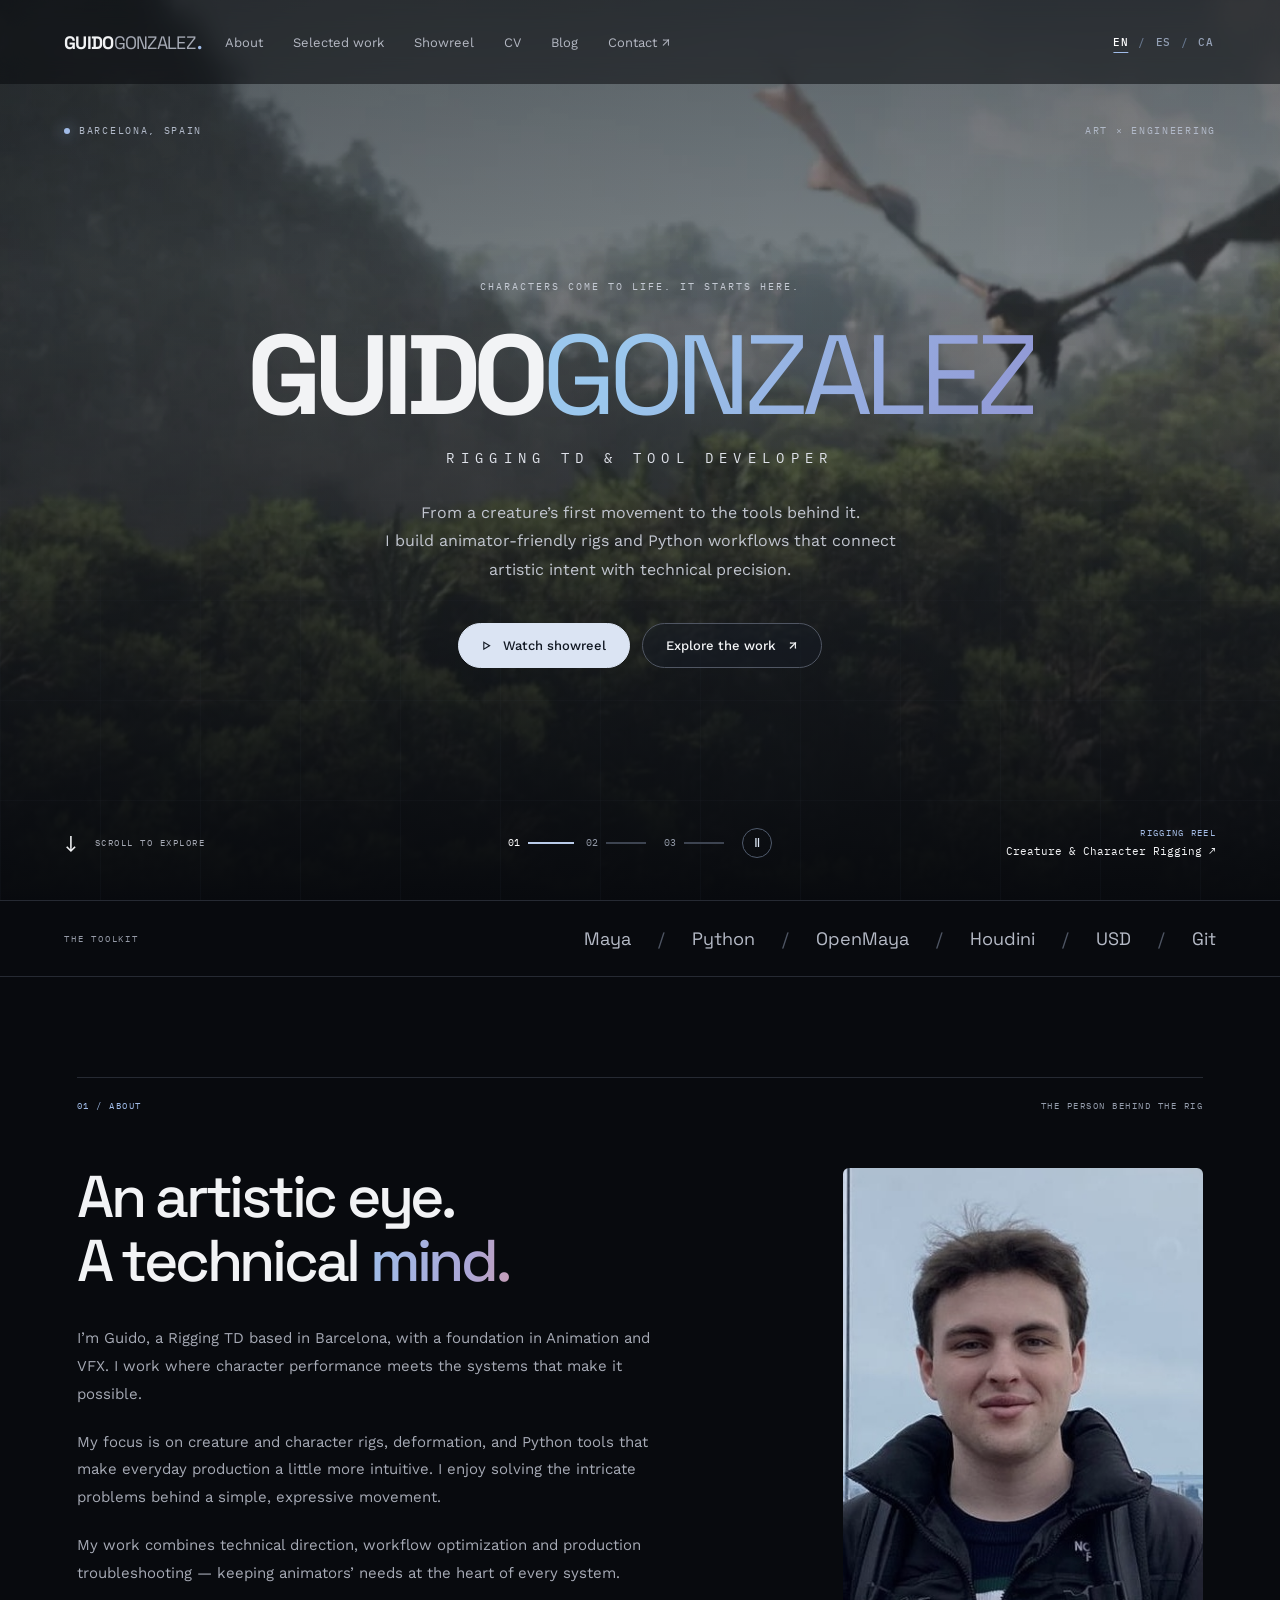
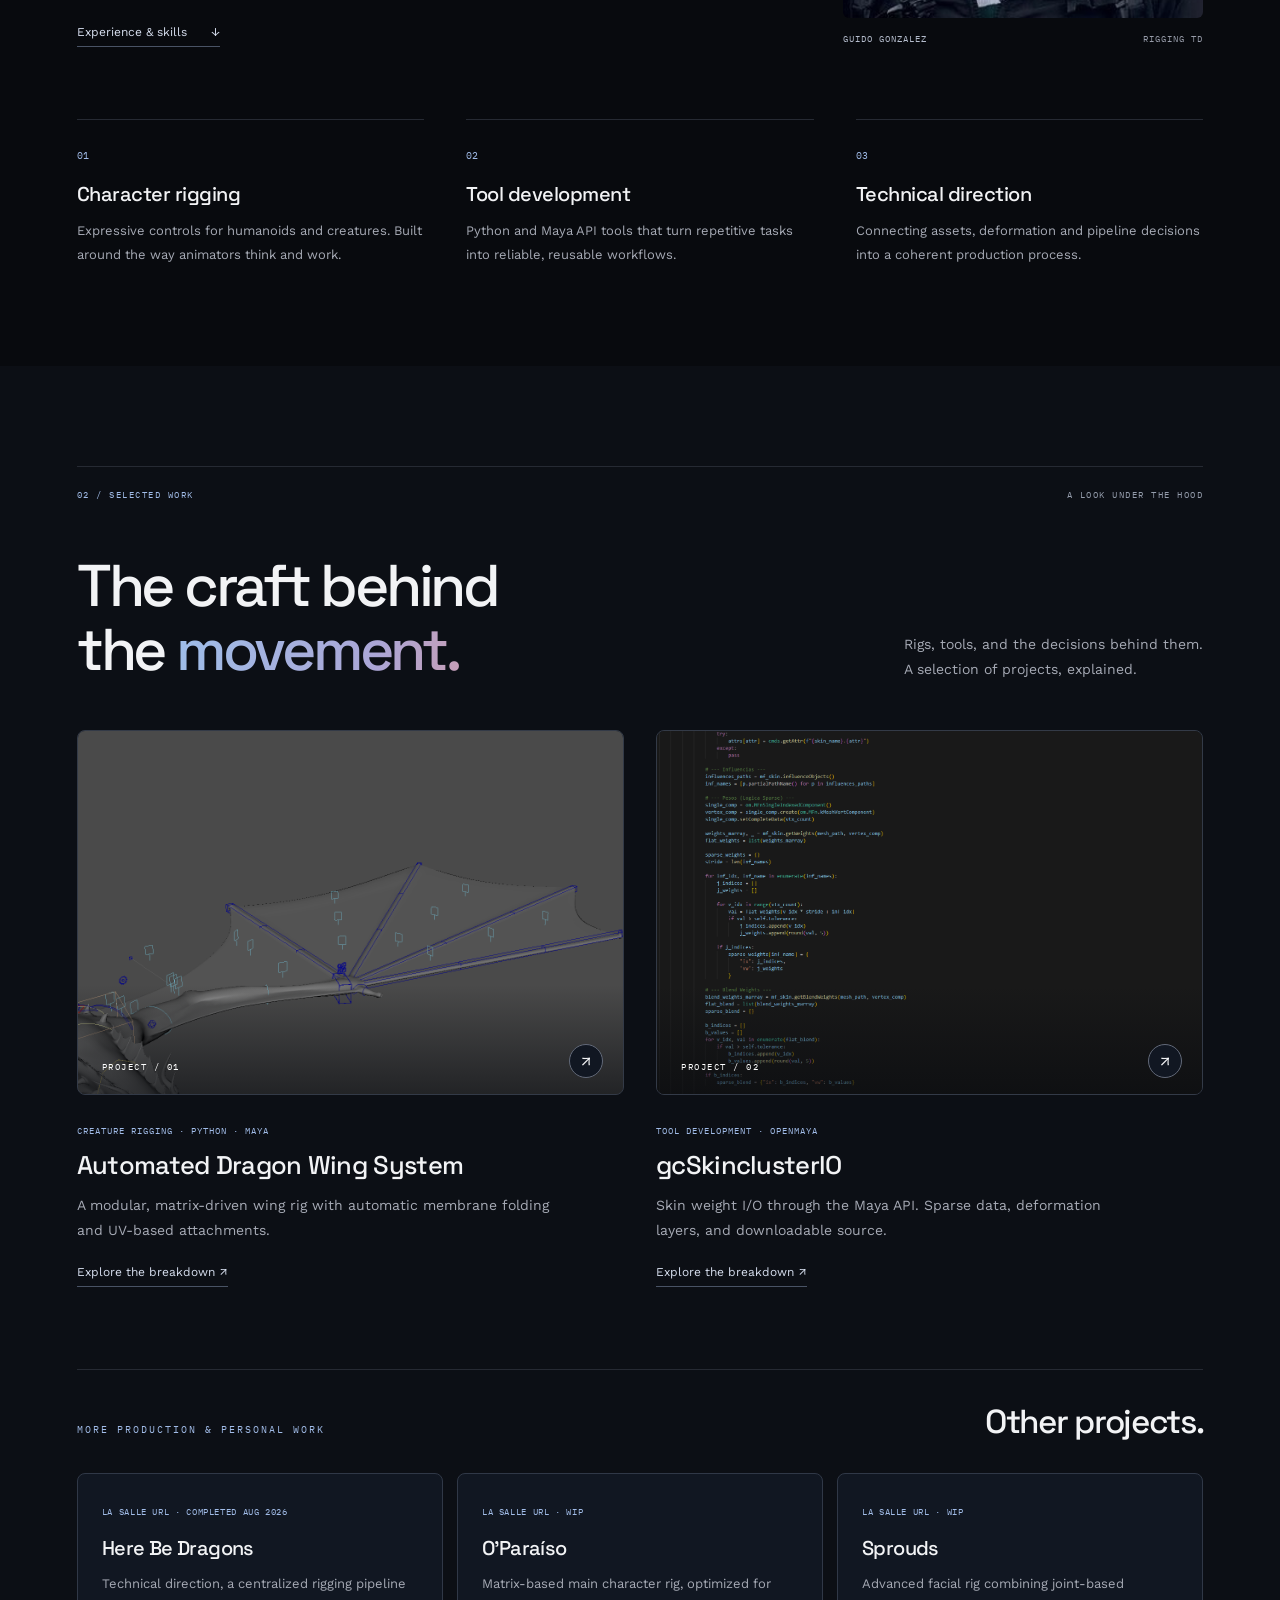
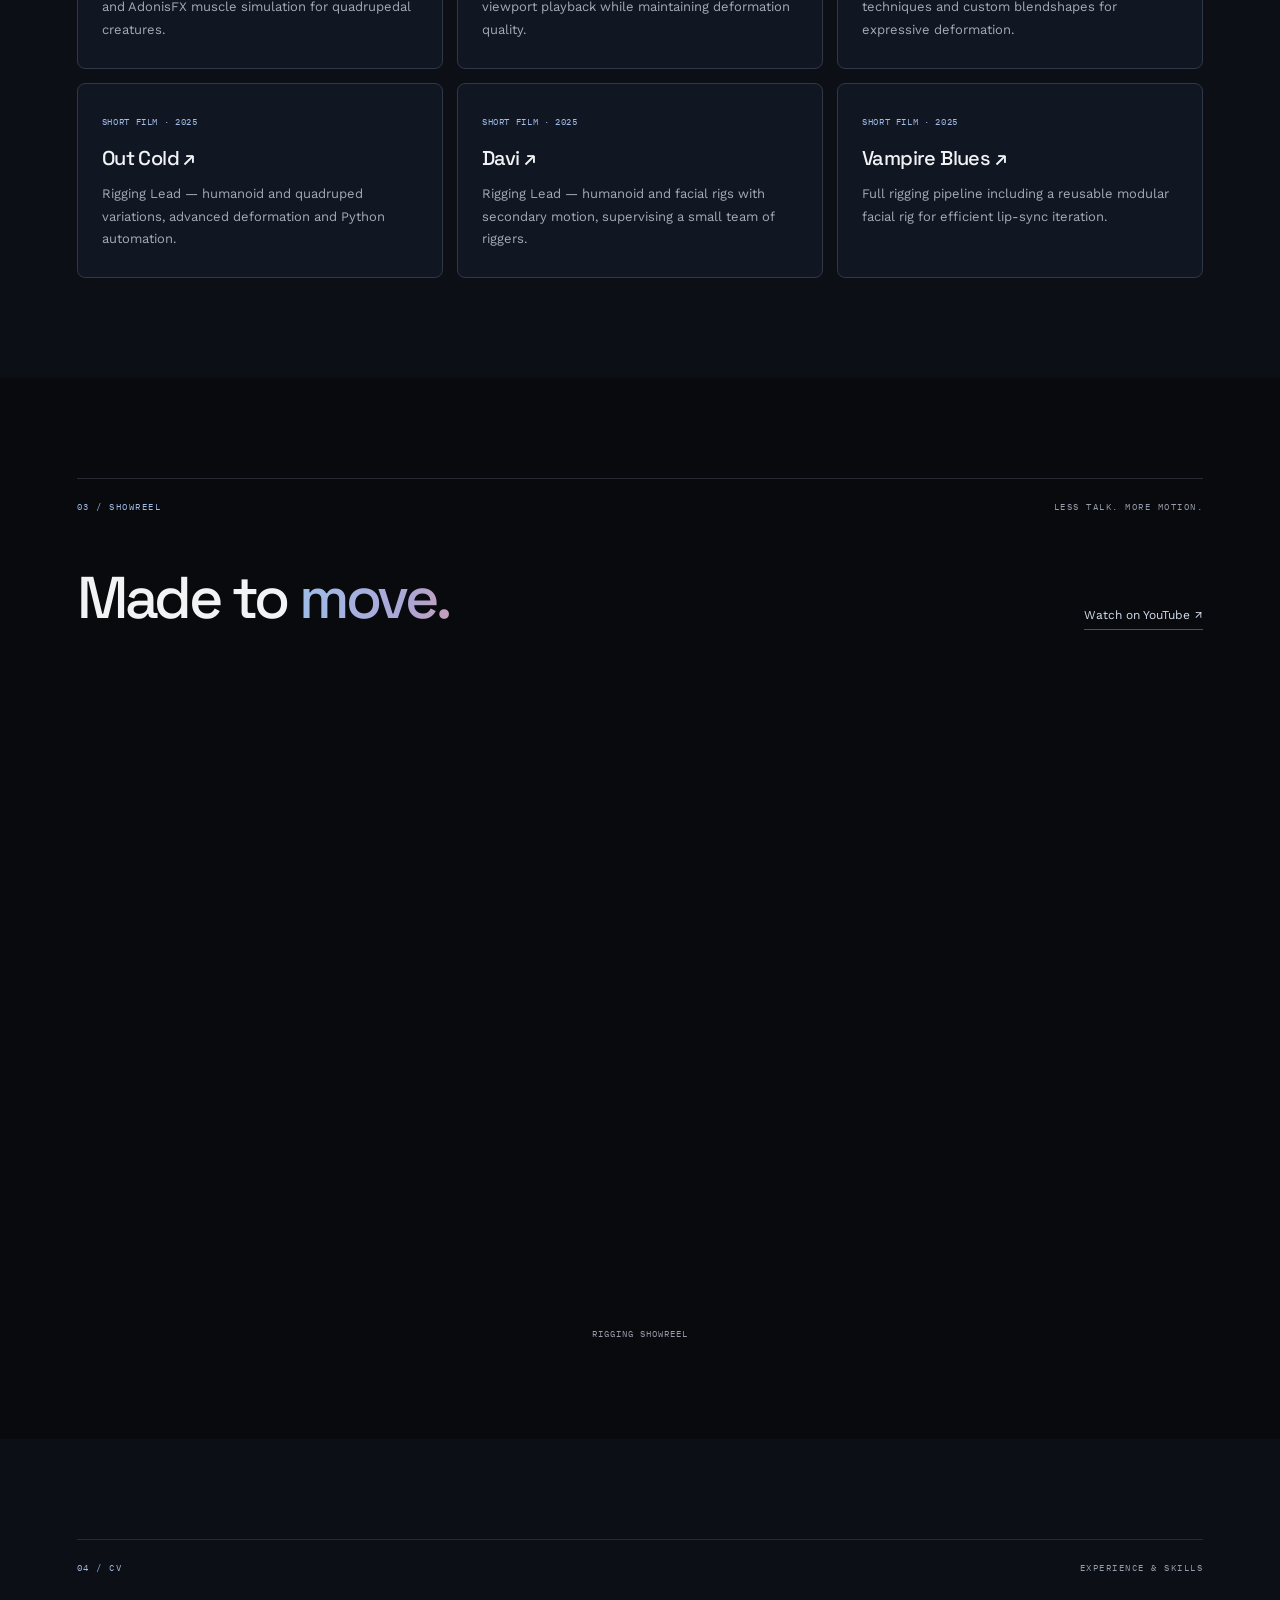
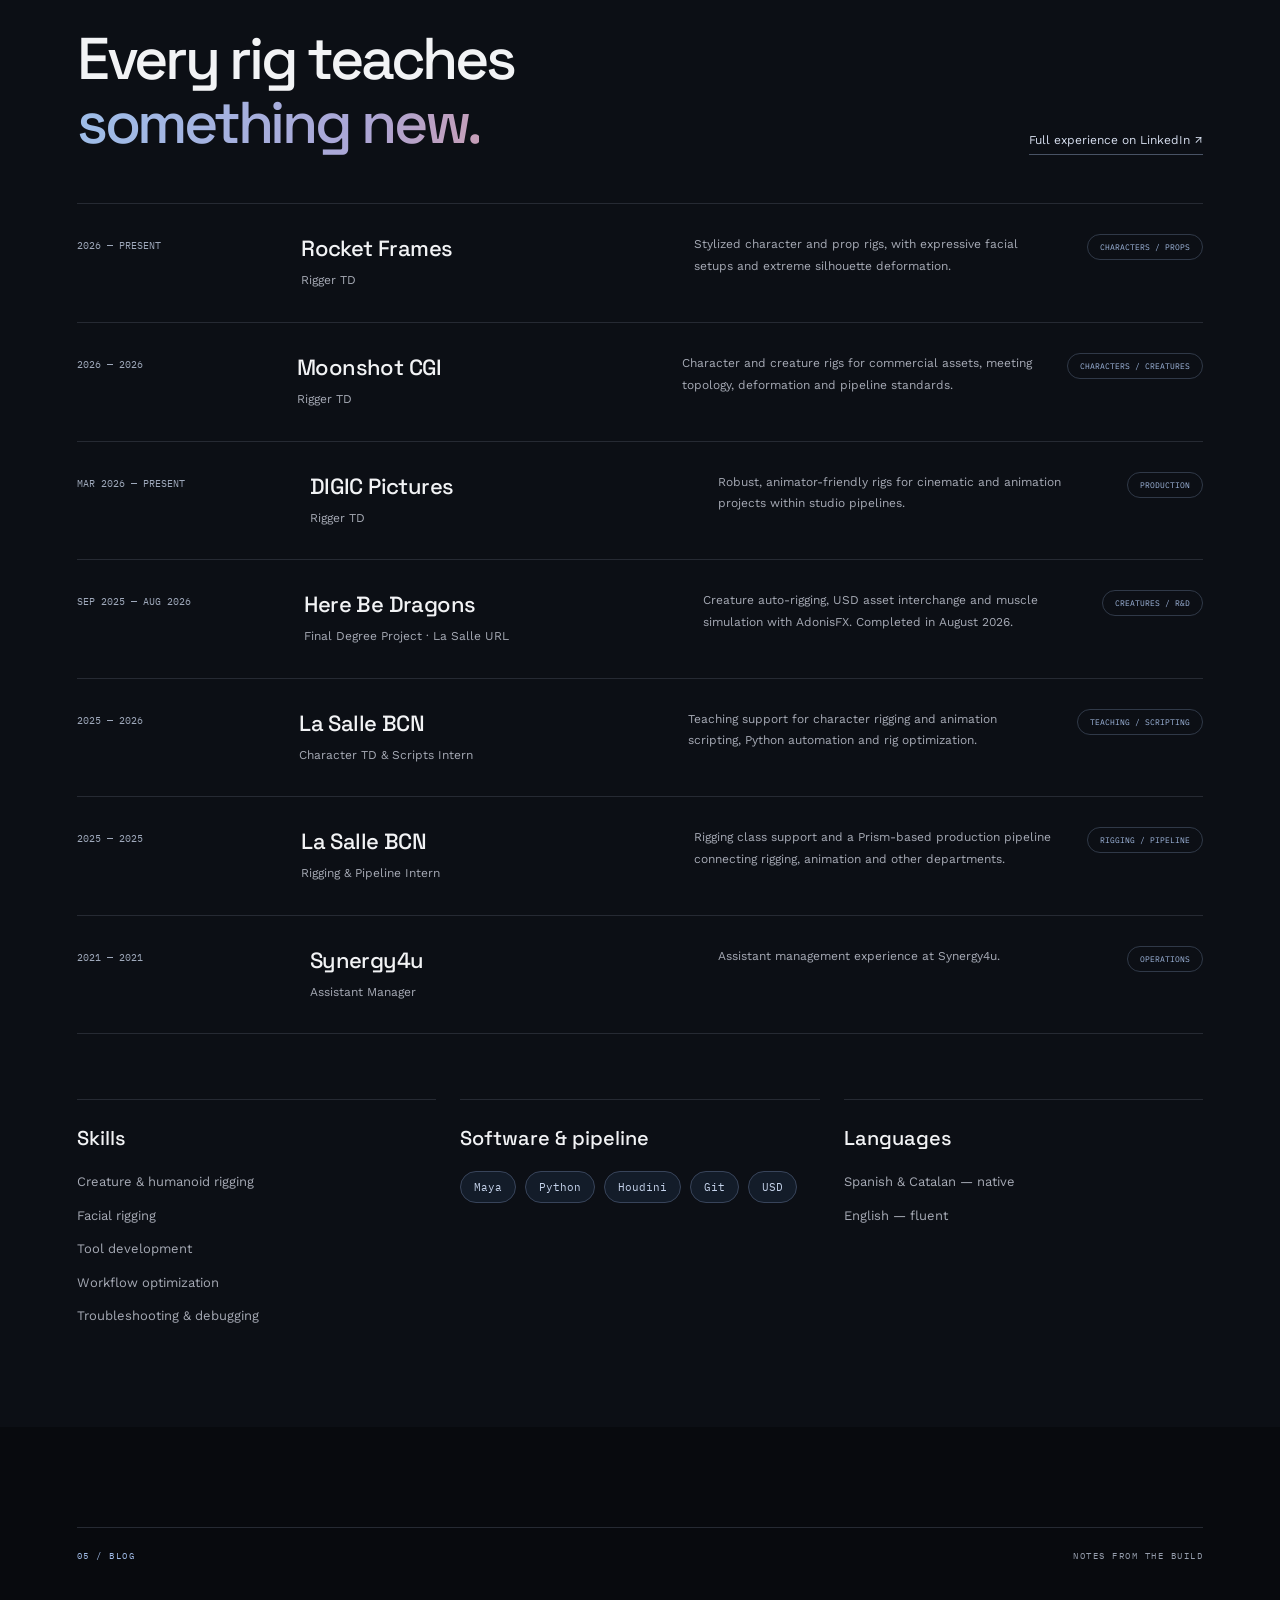
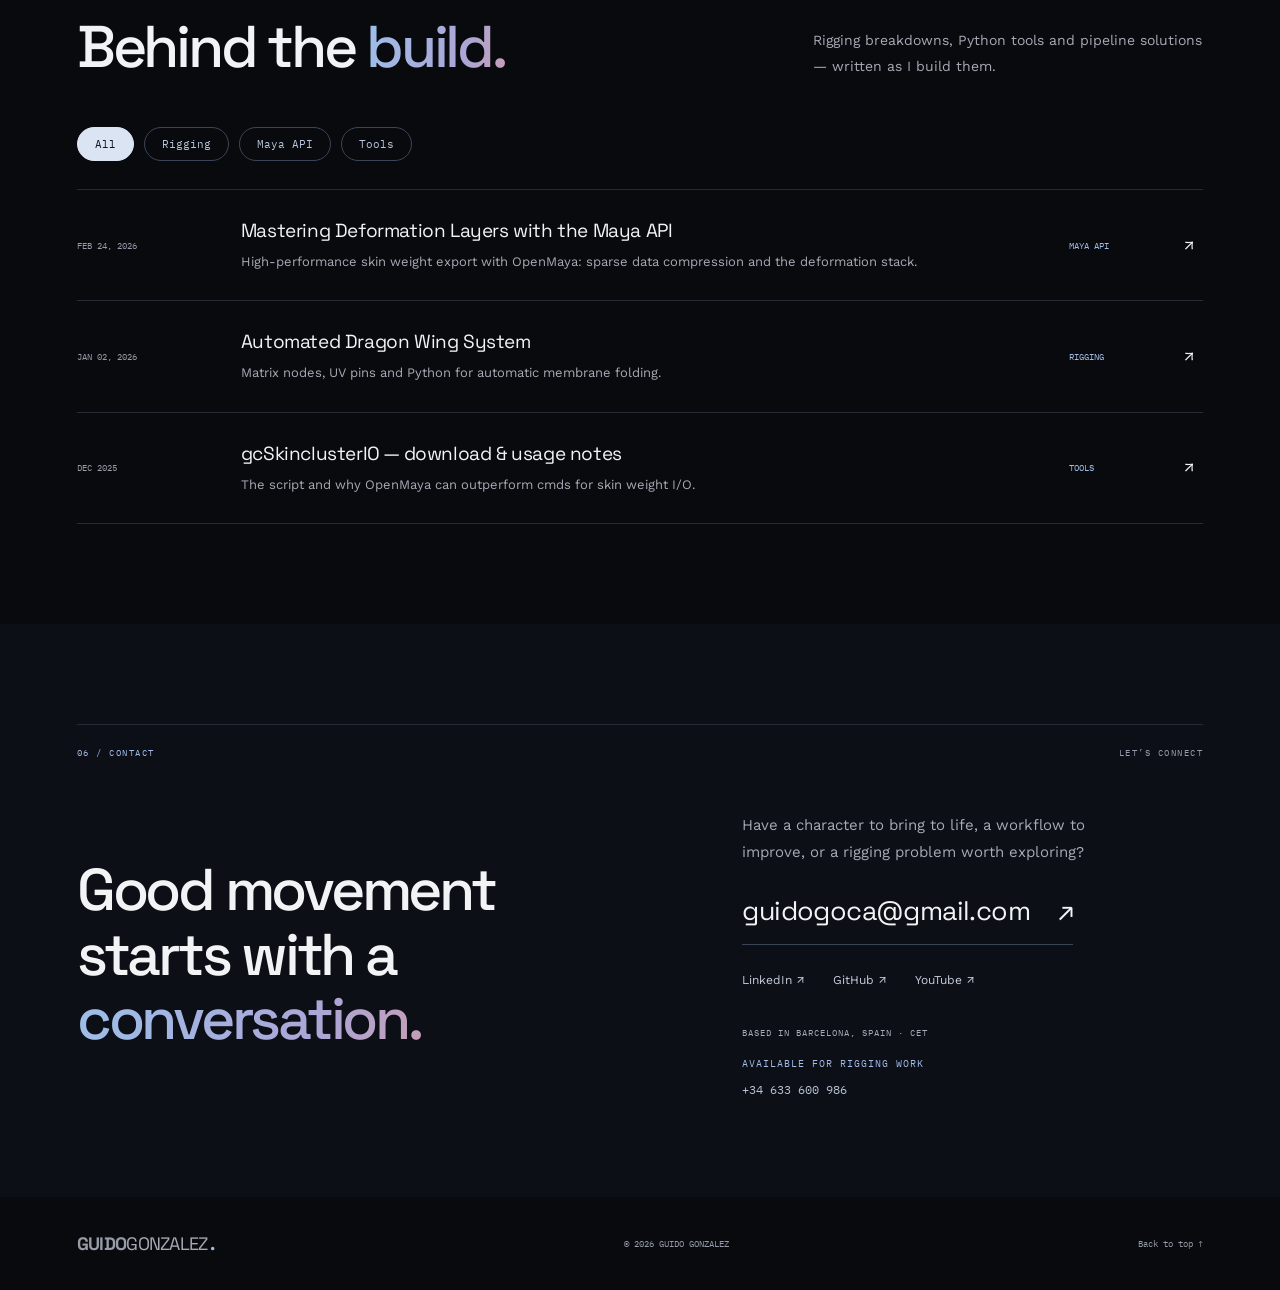
<file: index.html>
<!DOCTYPE html>
<html lang="en" data-theme="black">
<head>
<meta charset="UTF-8">
<meta name="viewport" content="width=device-width, initial-scale=1.0">
<meta name="theme-color" content="#080a0e">
<title>Guido Gonzalez — Rigging TD &amp; Tool Developer</title>
<meta name="description" content="Guido Gonzalez, Rigging TD in Barcelona. Creature rigs, Python tools and the thinking behind them. Explore the showreel and technical breakdowns.">
<meta property="og:title" content="Guido Gonzalez — Rigging TD &amp; Tool Developer">
<meta property="og:description" content="The craft behind the movement. Creature rigs, Python tools and technical breakdowns.">
<meta property="og:type" content="website">
<meta property="og:image" content="https://guidogonzalez.cat/assets/reel/here-be-dragons.webp">
<link rel="canonical" href="https://guidogonzalez.cat/">
<link rel="alternate" hreflang="en" href="https://guidogonzalez.cat/">
<link rel="alternate" hreflang="es" href="https://guidogonzalez.cat/es/">
<link rel="alternate" hreflang="ca" href="https://guidogonzalez.cat/ca/">
<link rel="alternate" hreflang="x-default" href="https://guidogonzalez.cat/">
<link rel="icon" href="assets/favicon.svg" type="image/svg+xml">
<link rel="preconnect" href="https://fonts.googleapis.com">
<link rel="preconnect" href="https://fonts.gstatic.com" crossorigin>
<link rel="stylesheet" href="https://fonts.googleapis.com/css2?family=Space+Grotesk:wght@400;500;600;700&family=IBM+Plex+Mono:wght@400;500&family=Work+Sans:wght@300;400;500;600&display=swap">
<link rel="stylesheet" href="css/style.css">
<script src="js/main.js" defer></script>
</head>
<body class="portfolio-home" id="top">
<a class="skip-link" href="#main">Skip to content</a>
<nav class="nav home-nav" aria-label="Main navigation">
<a class="nav-logo" href="index.html" aria-label="Guido Gonzalez, home">GUIDO<span>GONZALEZ</span><span class="logo-dot">.</span></a>
<div class="nav-links" id="navigation"><a href="#about">About</a><a href="#work">Selected work</a><a href="#reel">Showreel</a><a href="#cv">CV</a><a href="#blog">Blog</a><a href="#contact">Contact ↗</a></div>
<div class="language-switch" role="group" aria-label="Select language"><a href="/" data-locale="en" hreflang="en" lang="en">EN</a><span aria-hidden="true">/</span><a href="/es/" data-locale="es" hreflang="es" lang="es">ES</a><span aria-hidden="true">/</span><a href="/ca/" data-locale="ca" hreflang="ca" lang="ca">CA</a></div>
</nav>
<main id="main">
<header class="cinema-hero" aria-labelledby="hero-title">
<div class="hero-scenes" aria-hidden="true">
<div class="hero-scene reel-scene dragon-scene is-active" data-scene="0"><img src="assets/reel/here-be-dragons.webp" alt="" width="1920" height="700" fetchpriority="high"></div>
<div class="hero-scene reel-scene bear-scene" data-scene="1" hidden><img src="assets/reel/out-cold.webp" alt="" width="1920" height="848"></div>
<div class="hero-scene reel-scene sprouts-scene" data-scene="2" hidden><img src="assets/reel/sprouts-closeup.webp" alt="" width="1920" height="804"></div>
</div>
<div class="hero-grid" aria-hidden="true"></div>
<div class="hero-topline"><span><i class="status-dot"></i> BARCELONA, SPAIN</span><span>ART × ENGINEERING</span></div>
<div class="cinema-copy">
<p class="eyebrow">CHARACTERS COME TO LIFE. IT STARTS HERE.</p>
<h1 id="hero-title">GUIDO<span>GONZALEZ</span></h1>
<p class="hero-role">RIGGING TD &amp; TOOL DEVELOPER</p>
<p class="hero-summary">From a creature’s first movement to the tools behind it.<br class="desktop-break"> I build animator-friendly rigs and Python workflows that connect<br class="desktop-break"> artistic intent with technical precision.</p>
<div class="hero-actions"><a class="pill-button primary" href="#reel"><span aria-hidden="true">▷</span> Watch showreel</a><a class="pill-button" href="#work">Explore the work <span aria-hidden="true">↗</span></a></div>
</div>
<div class="hero-bottomline">
<a class="scroll-cue" href="#about"><span aria-hidden="true">↓</span> SCROLL TO EXPLORE</a>
<div class="scene-controls" role="group" aria-label="Featured background"><button type="button" aria-label="Show Here Be Dragons reel frame" aria-pressed="true" data-slide="0">01<span></span></button><button type="button" aria-label="Show Out Cold reel frame" aria-pressed="false" data-slide="1">02<span></span></button><button type="button" aria-label="Show Sprouts reel frame" aria-pressed="false" data-slide="2">03<span></span></button><button class="scene-autoplay" type="button" aria-label="Pause background rotation" aria-pressed="false" title="Pause background rotation" hidden>Ⅱ</button></div>
<a class="scene-credit" href="https://www.youtube.com/watch?v=x8iOWTcs6yY&amp;t=5s" target="_blank" rel="noopener"><span id="scene-category">RIGGING REEL</span><span id="scene-title">Creature &amp; Character Rigging ↗</span></a>
</div>
</header>
<div class="tool-strip" aria-label="Tools and disciplines"><span>THE TOOLKIT</span><p>Maya <i>/</i> Python <i>/</i> OpenMaya <i>/</i> Houdini <i>/</i> USD <i>/</i> Git</p></div>
<section class="portfolio-section about-section" id="about" aria-labelledby="about-title">
<div class="section-label"><span>01 / ABOUT</span><span>THE PERSON BEHIND THE RIG</span></div>
<div class="about-layout">
<div class="about-copy reveal"><h2 id="about-title">An artistic eye.<br>A technical <span class="gradient-text">mind.</span></h2><p>I’m Guido, a Rigging TD based in Barcelona, with a foundation in Animation and VFX. I work where character performance meets the systems that make it possible.</p><p>My focus is on creature and character rigs, deformation, and Python tools that make everyday production a little more intuitive. I enjoy solving the intricate problems behind a simple, expressive movement.</p><p>My work combines technical direction, workflow optimization and production troubleshooting — keeping animators’ needs at the heart of every system.</p><a class="text-link" href="#cv">Experience &amp; skills <span aria-hidden="true">↓</span></a></div>
<figure class="portrait-wrap reveal"><img src="assets/guido.jpeg" alt="Guido Gonzalez" loading="lazy" width="500" height="620"><figcaption>GUIDO GONZALEZ <span>RIGGING TD</span></figcaption></figure>
</div>
<div class="discipline-grid">
<article class="reveal"><span class="discipline-number">01</span><h3>Character rigging</h3><p>Expressive controls for humanoids and creatures. Built around the way animators think and work.</p></article>
<article class="reveal"><span class="discipline-number">02</span><h3>Tool development</h3><p>Python and Maya API tools that turn repetitive tasks into reliable, reusable workflows.</p></article>
<article class="reveal"><span class="discipline-number">03</span><h3>Technical direction</h3><p>Connecting assets, deformation and pipeline decisions into a coherent production process.</p></article>
</div>
</section>
<section class="portfolio-section work-section" id="work" aria-labelledby="work-title">
<div class="section-label"><span>02 / SELECTED WORK</span><span>A LOOK UNDER THE HOOD</span></div>
<div class="section-heading reveal"><h2 id="work-title">The craft behind<br>the <span class="gradient-text">movement.</span></h2><p>Rigs, tools, and the decisions behind them.<br>A selection of projects, explained.</p></div>
<div class="project-grid">
<a class="project-card reveal" href="posts/dragon_wings.html"><div class="project-image wing-image"><img src="assets/wings_image.png" alt="Dragon wing membrane and rig controls in Maya" loading="lazy" width="1408" height="852"><span class="project-index">PROJECT / 01</span><span class="project-arrow" aria-hidden="true">↗</span></div><div class="project-info"><p class="eyebrow">CREATURE RIGGING · PYTHON · MAYA</p><h3>Automated Dragon Wing System</h3><p>A modular, matrix-driven wing rig with automatic membrane folding and UV-based attachments.</p><span class="text-link">Explore the breakdown ↗</span></div></a>
<a class="project-card reveal" href="posts/maya-deformation-layers-api.html"><div class="project-image tool-image"><img src="assets/skinclusterio.png" alt="Python source for the gcSkinclusterIO skin weight tool" loading="lazy" width="1460" height="1248"><span class="project-index">PROJECT / 02</span><span class="project-arrow" aria-hidden="true">↗</span></div><div class="project-info"><p class="eyebrow">TOOL DEVELOPMENT · OPENMAYA</p><h3>gcSkinclusterIO</h3><p>Skin weight I/O through the Maya API. Sparse data, deformation layers, and downloadable source.</p><span class="text-link">Explore the breakdown ↗</span></div></a>
</div>
<div class="more-projects reveal" aria-labelledby="more-projects-title">
<div class="more-projects-heading"><span class="eyebrow">MORE PRODUCTION &amp; PERSONAL WORK</span><h3 id="more-projects-title">Other projects.</h3></div>
<div class="more-projects-grid">
<article class="more-project-card"><span class="eyebrow">LA SALLE URL · COMPLETED AUG 2026</span><h4>Here Be Dragons</h4><p>Technical direction, a centralized rigging pipeline and AdonisFX muscle simulation for quadrupedal creatures.</p></article>
<article class="more-project-card"><span class="eyebrow">LA SALLE URL · WIP</span><h4>O’Paraíso</h4><p>Matrix-based main character rig, optimized for viewport playback while maintaining deformation quality.</p></article>
<article class="more-project-card"><span class="eyebrow">LA SALLE URL · WIP</span><h4>Sprouds</h4><p>Advanced facial rig combining joint-based techniques and custom blendshapes for expressive deformation.</p></article>
<a class="more-project-card" href="https://youtu.be/YUHB5XICiPk" target="_blank" rel="noopener"><span class="eyebrow">SHORT FILM · 2025</span><h4>Out Cold ↗</h4><p>Rigging Lead — humanoid and quadruped variations, advanced deformation and Python automation.</p></a>
<a class="more-project-card" href="https://youtu.be/22wtODfVFXw" target="_blank" rel="noopener"><span class="eyebrow">SHORT FILM · 2025</span><h4>Davi ↗</h4><p>Rigging Lead — humanoid and facial rigs with secondary motion, supervising a small team of riggers.</p></a>
<a class="more-project-card" href="https://youtu.be/T3o028TpqZ8" target="_blank" rel="noopener"><span class="eyebrow">SHORT FILM · 2025</span><h4>Vampire Blues ↗</h4><p>Full rigging pipeline including a reusable modular facial rig for efficient lip-sync iteration.</p></a>
</div></div>
</section>
<section class="portfolio-section reel-section" id="reel" aria-labelledby="reel-title">
<div class="section-label"><span>03 / SHOWREEL</span><span>LESS TALK. MORE MOTION.</span></div>
<div class="section-heading reveal"><h2 id="reel-title">Made to <span class="gradient-text">move.</span></h2><a class="text-link" href="https://youtu.be/x8iOWTcs6yY" target="_blank" rel="noopener">Watch on YouTube ↗</a></div>
<div class="reel reveal"><iframe loading="lazy" src="https://www.youtube-nocookie.com/embed/x8iOWTcs6yY" title="Guido Gonzalez rigging showreel" allow="accelerometer; autoplay; clipboard-write; encrypted-media; gyroscope; picture-in-picture; web-share" allowfullscreen></iframe></div>
<p class="reel-caption">RIGGING SHOWREEL</p>
</section>
<section class="portfolio-section journey-section cv-section" id="cv" aria-labelledby="journey-title"><span class="anchor-alias" id="journey" aria-hidden="true"></span>
<div class="section-label"><span>04 / CV</span><span>EXPERIENCE &amp; SKILLS</span></div>
<div class="section-heading reveal"><h2 id="journey-title">Every rig teaches<br><span class="gradient-text">something new.</span></h2><a class="text-link" href="https://www.linkedin.com/in/guidogonzalezc/" target="_blank" rel="noopener">Full experience on LinkedIn ↗</a></div>
<div class="experience-list">
<article class="experience-row reveal"><p class="experience-date">2026 — PRESENT</p><div><h3>Rocket Frames</h3><p>Rigger TD</p></div><p>Stylized character and prop rigs, with expressive facial setups and extreme silhouette deformation.</p><span class="experience-tag">CHARACTERS / PROPS</span></article>
<article class="experience-row reveal"><p class="experience-date">2026 — 2026</p><div><h3>Moonshot CGI</h3><p>Rigger TD</p></div><p>Character and creature rigs for commercial assets, meeting topology, deformation and pipeline standards.</p><span class="experience-tag">CHARACTERS / CREATURES</span></article>
<article class="experience-row reveal"><p class="experience-date">MAR 2026 — PRESENT</p><div><h3>DIGIC Pictures</h3><p>Rigger TD</p></div><p>Robust, animator-friendly rigs for cinematic and animation projects within studio pipelines.</p><span class="experience-tag">PRODUCTION</span></article>
<article class="experience-row reveal"><p class="experience-date">SEP 2025 — AUG 2026</p><div><h3>Here Be Dragons</h3><p>Final Degree Project · La Salle URL</p></div><p>Creature auto-rigging, USD asset interchange and muscle simulation with AdonisFX. Completed in August 2026.</p><span class="experience-tag">CREATURES / R&amp;D</span></article>
<article class="experience-row reveal"><p class="experience-date">2025 — 2026</p><div><h3>La Salle BCN</h3><p>Character TD &amp; Scripts Intern</p></div><p>Teaching support for character rigging and animation scripting, Python automation and rig optimization.</p><span class="experience-tag">TEACHING / SCRIPTING</span></article>
<article class="experience-row reveal"><p class="experience-date">2025 — 2025</p><div><h3>La Salle BCN</h3><p>Rigging &amp; Pipeline Intern</p></div><p>Rigging class support and a Prism-based production pipeline connecting rigging, animation and other departments.</p><span class="experience-tag">RIGGING / PIPELINE</span></article>
<article class="experience-row reveal"><p class="experience-date">2021 — 2021</p><div><h3>Synergy4u</h3><p>Assistant Manager</p></div><p>Assistant management experience at Synergy4u.</p><span class="experience-tag">OPERATIONS</span></article>
</div>
<div class="cv-details">
<div class="cv-detail reveal"><h3>Skills</h3><ul><li>Creature &amp; humanoid rigging</li><li>Facial rigging</li><li>Tool development</li><li>Workflow optimization</li><li>Troubleshooting &amp; debugging</li></ul></div>
<div class="cv-detail reveal"><h3>Software &amp; pipeline</h3><div class="cv-tags"><span>Maya</span><span>Python</span><span>Houdini</span><span>Git</span><span>USD</span></div></div>
<div class="cv-detail reveal"><h3>Languages</h3><ul><li>Spanish &amp; Catalan — native</li><li>English — fluent</li></ul></div>
</div>
</section>
<section class="portfolio-section notes-section blog-section" id="blog" aria-labelledby="blog-title">
<div class="section-label"><span>05 / BLOG</span><span>NOTES FROM THE BUILD</span></div>
<div class="section-heading reveal"><h2 id="blog-title">Behind the <span class="gradient-text">build.</span></h2><p>Rigging breakdowns, Python tools and pipeline solutions — written as I build them.</p></div>
<div class="filters blog-filters reveal" role="group" aria-label="Filter blog posts"><button type="button" class="active" data-filter="ALL">All</button><button type="button" data-filter="RIGGING">Rigging</button><button type="button" data-filter="MAYA API">Maya API</button><button type="button" data-filter="TOOLS">Tools</button></div>
<div class="blog-list">
<a class="note-row reveal" data-tag="MAYA API" href="posts/maya-deformation-layers-api.html"><span class="note-date">FEB 24, 2026</span><div class="blog-entry"><h3>Mastering Deformation Layers with the Maya API</h3><p>High-performance skin weight export with OpenMaya: sparse data compression and the deformation stack.</p></div><span class="note-category">MAYA API</span><span aria-hidden="true">↗</span></a>
<a class="note-row reveal" data-tag="RIGGING" href="posts/dragon_wings.html"><span class="note-date">JAN 02, 2026</span><div class="blog-entry"><h3>Automated Dragon Wing System</h3><p>Matrix nodes, UV pins and Python for automatic membrane folding.</p></div><span class="note-category">RIGGING</span><span aria-hidden="true">↗</span></a>
<a class="note-row reveal" data-tag="TOOLS" href="posts/maya-deformation-layers-api.html"><span class="note-date">DEC 2025</span><div class="blog-entry"><h3>gcSkinclusterIO — download &amp; usage notes</h3><p>The script and why OpenMaya can outperform cmds for skin weight I/O.</p></div><span class="note-category">TOOLS</span><span aria-hidden="true">↗</span></a>
</div></section>
<section class="portfolio-section contact-section" id="contact" aria-labelledby="contact-title">
<div class="section-label"><span>06 / CONTACT</span><span>LET’S CONNECT</span></div>
<div class="contact-layout reveal"><h2 id="contact-title">Good movement<br>starts with a<br><span class="gradient-text">conversation.</span></h2><div><p>Have a character to bring to life, a workflow to improve, or a rigging problem worth exploring?</p><a class="contact-email" href="mailto:guidogoca@gmail.com">guidogoca@gmail.com <span aria-hidden="true">↗</span></a><div class="contact-socials"><a href="https://www.linkedin.com/in/guidogonzalezc/" target="_blank" rel="noopener">LinkedIn ↗</a><a href="https://github.com/guidogonzalezc" target="_blank" rel="noopener">GitHub ↗</a><a href="https://youtu.be/x8iOWTcs6yY" target="_blank" rel="noopener">YouTube ↗</a></div><p class="contact-location">BASED IN BARCELONA, SPAIN · CET</p><p class="contact-availability">AVAILABLE FOR RIGGING WORK</p><p class="contact-phone">+34 633 600 986</p></div></div>
</section>
</main>
<footer class="portfolio-footer"><a class="nav-logo" href="#top">GUIDO<span>GONZALEZ</span><span class="logo-dot">.</span></a><span>© 2026 GUIDO GONZALEZ</span><a href="#top">Back to top ↑</a></footer>
</body>
</html>
</file>
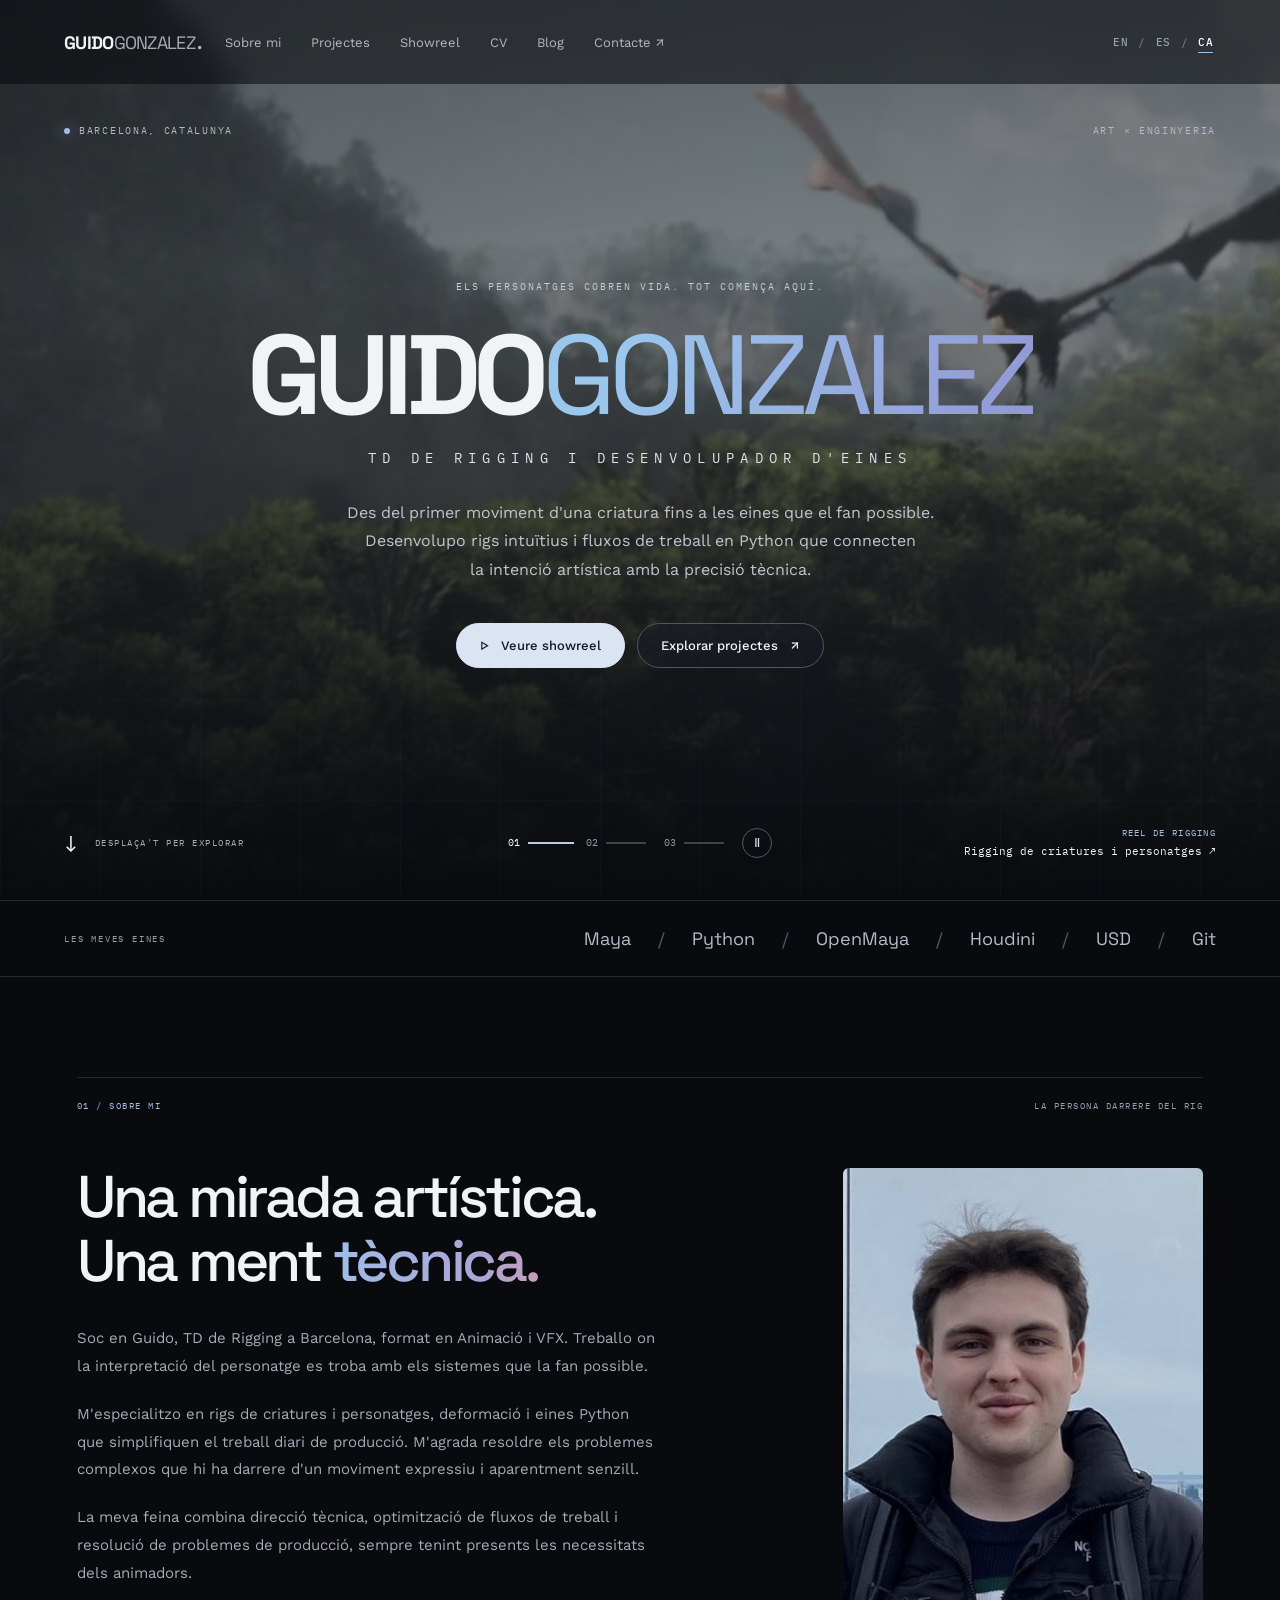
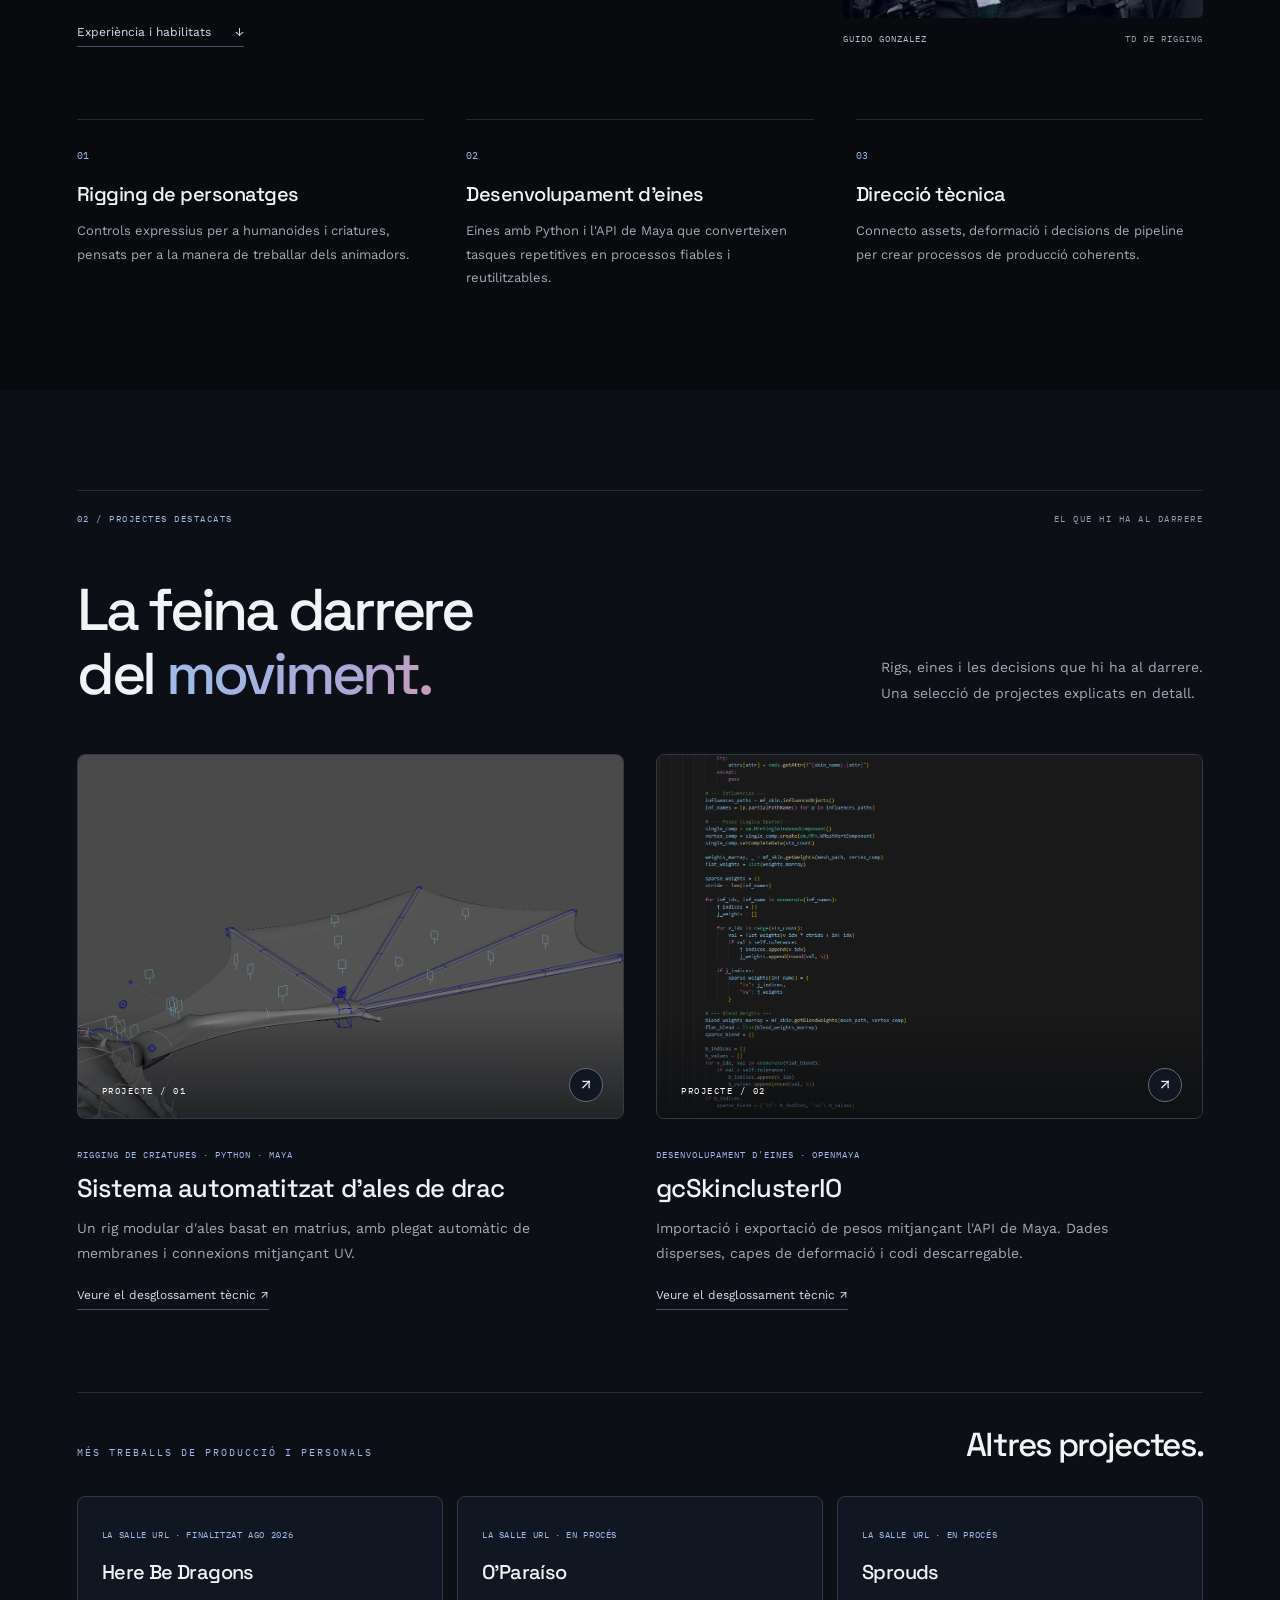
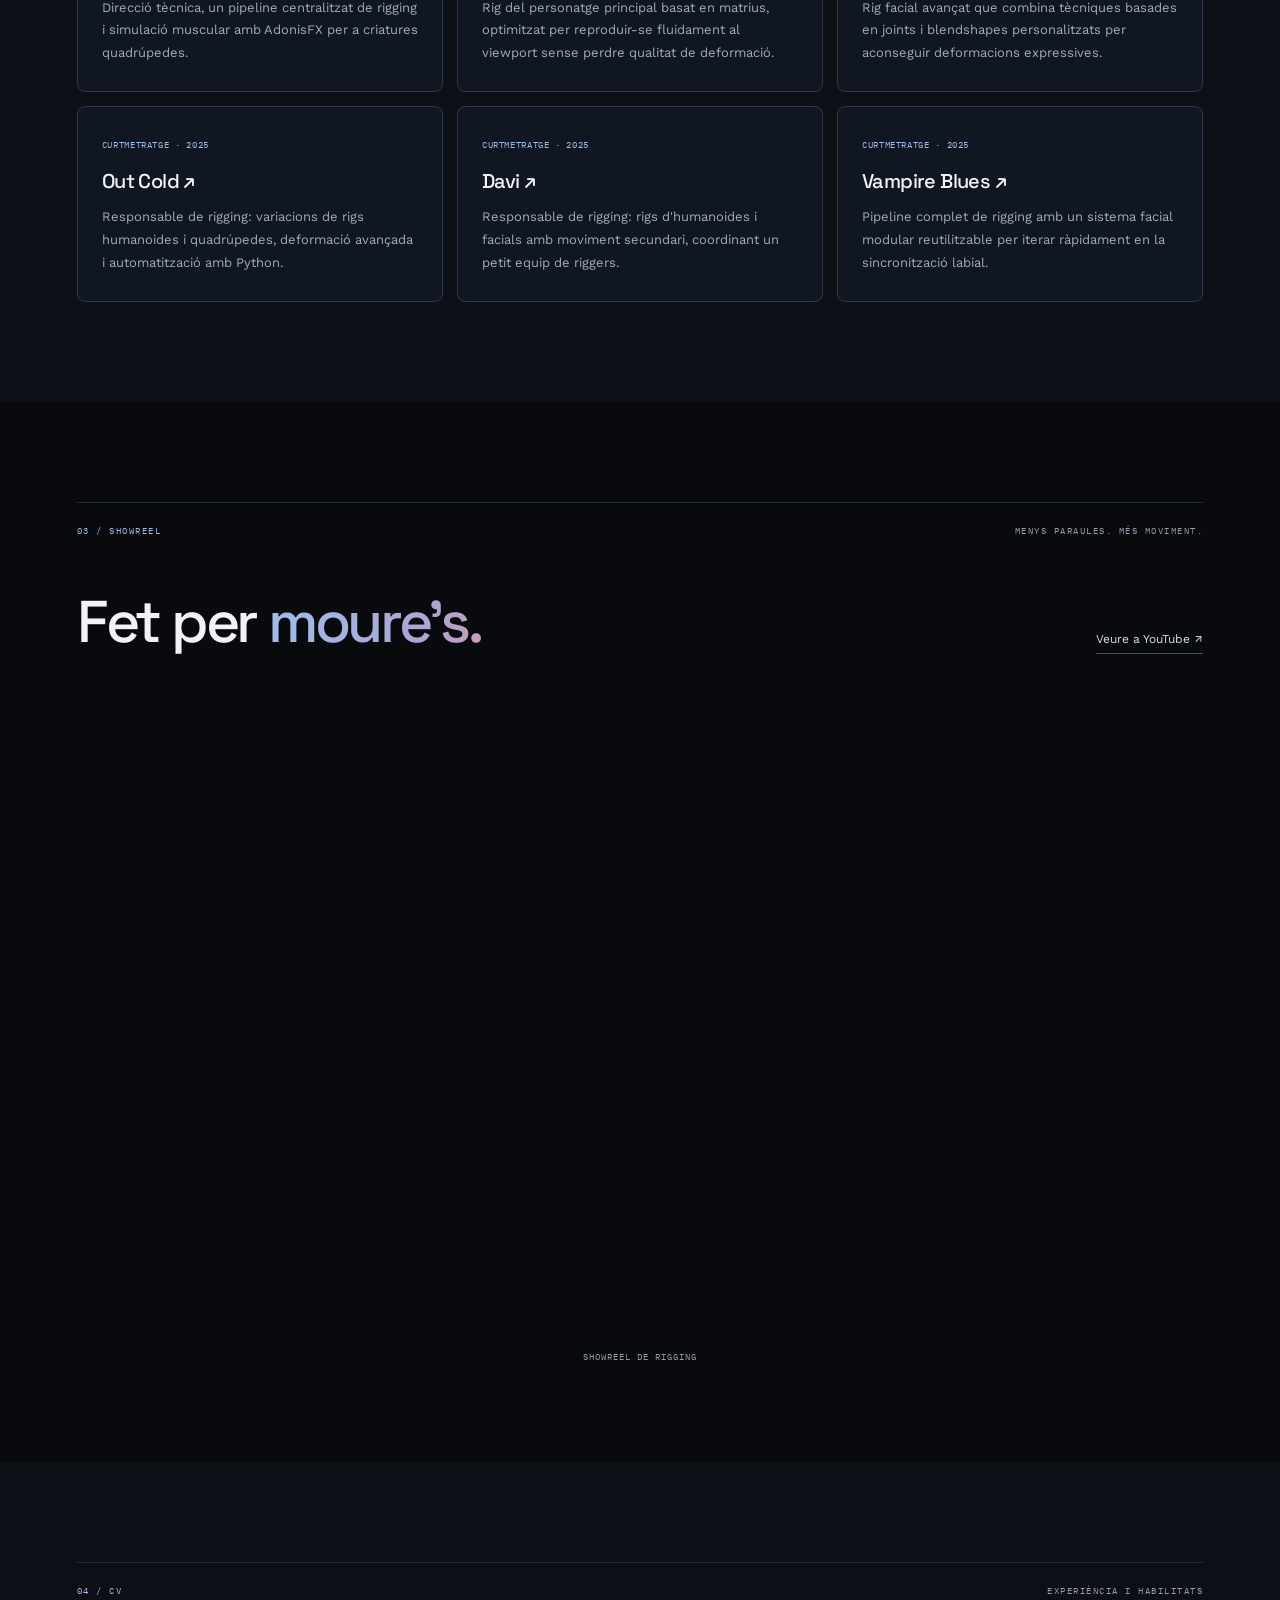
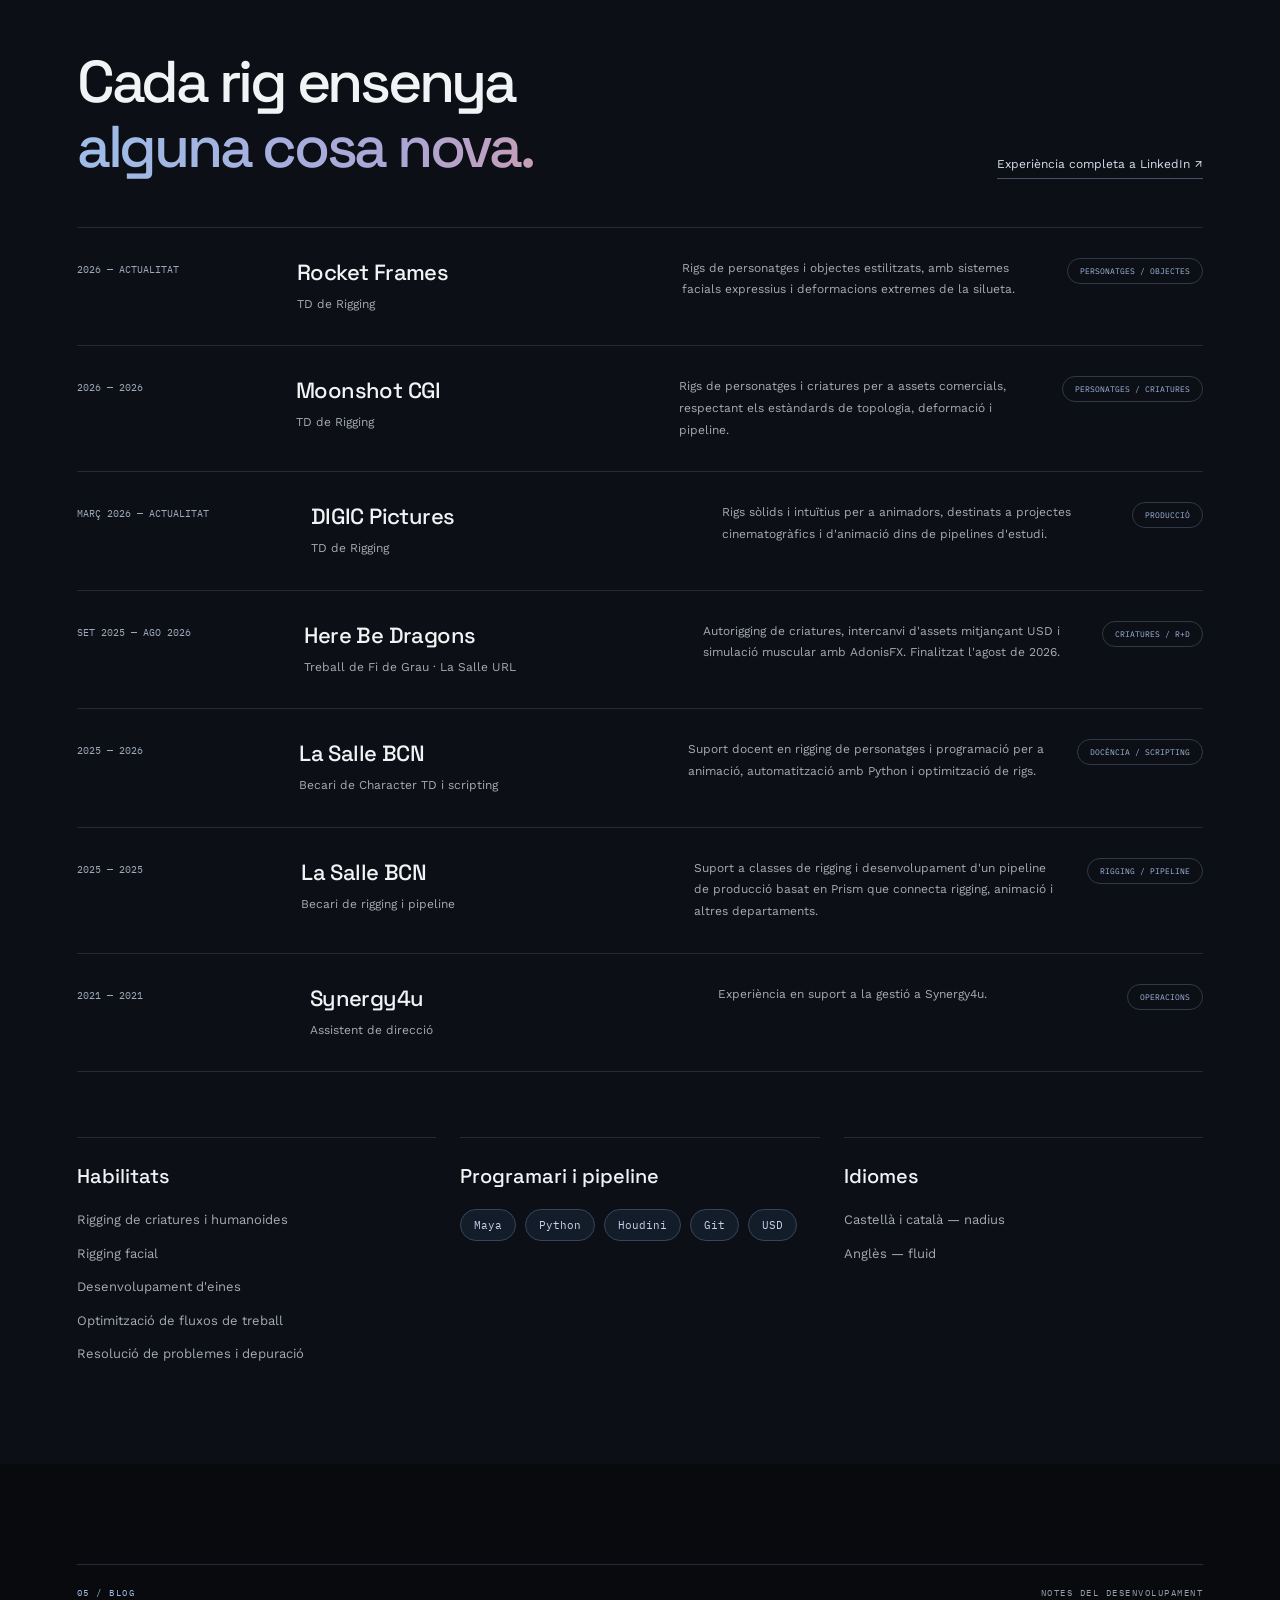
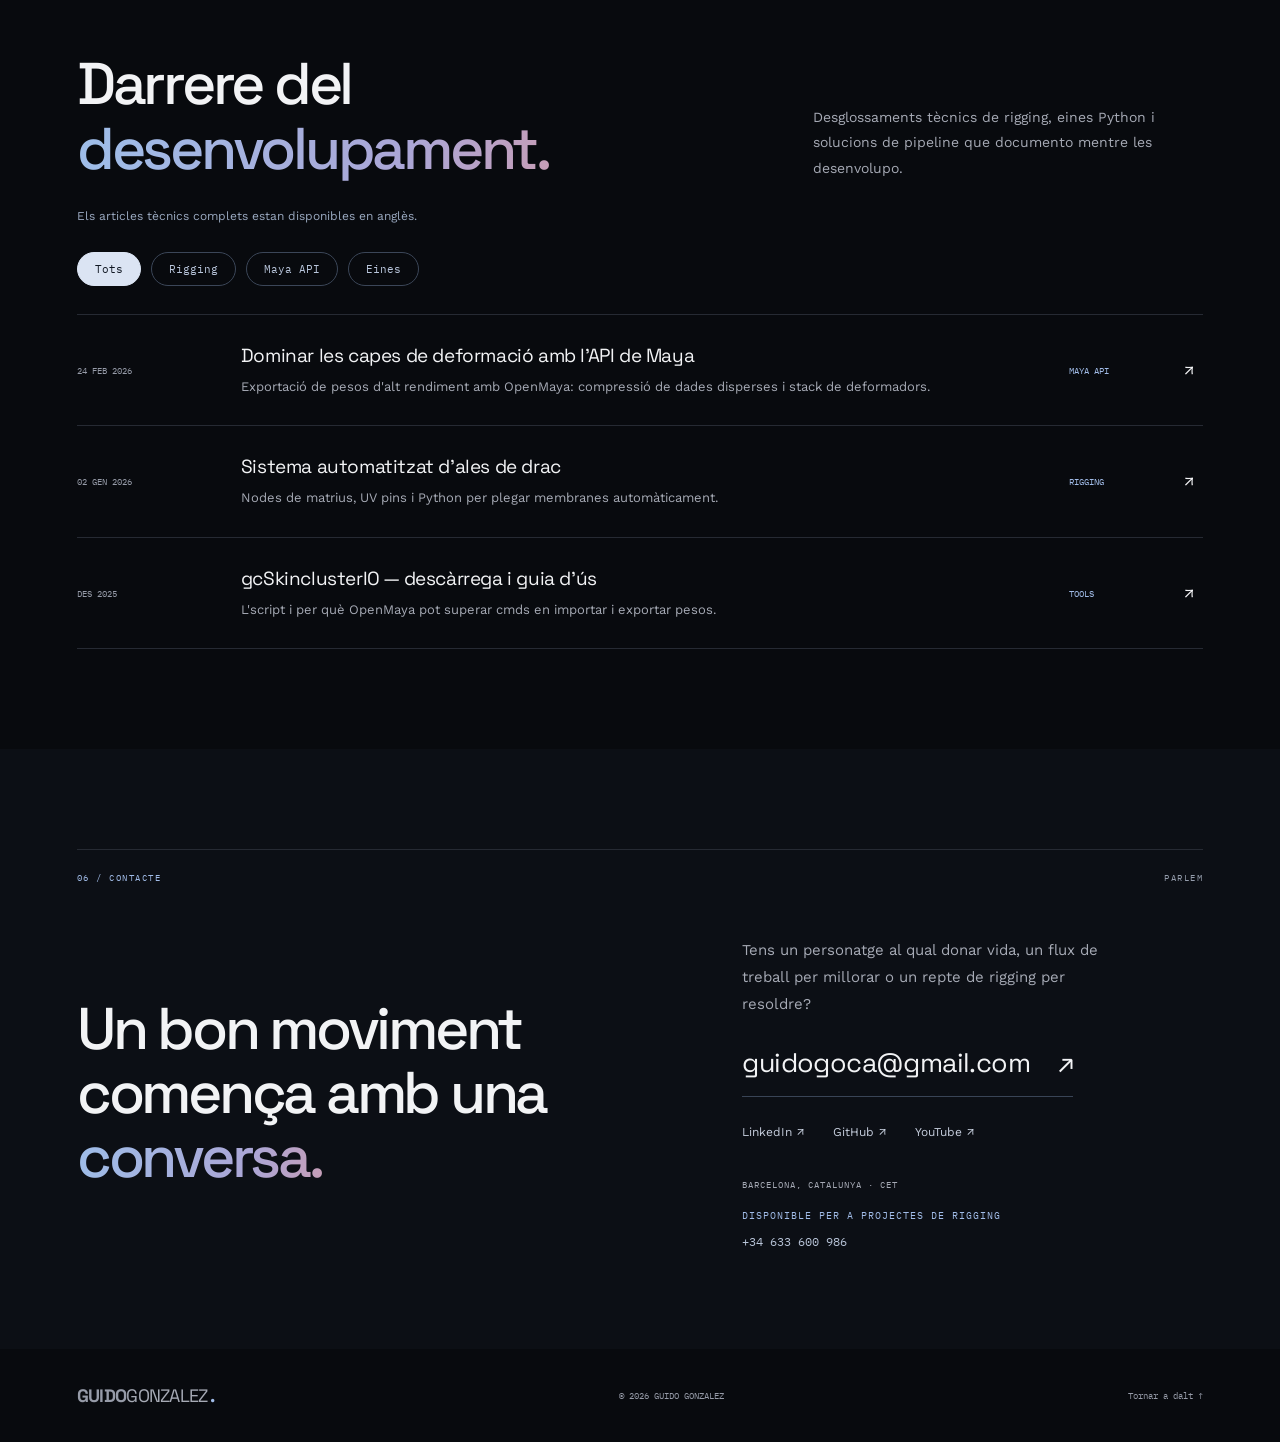
<file: ca/index.html>
<!DOCTYPE html>
<html lang="ca" data-theme="black">
<head>
<meta charset="UTF-8">
<meta name="viewport" content="width=device-width, initial-scale=1.0">
<meta name="theme-color" content="#080a0e">
<title>Guido Gonzalez — TD de Rigging i desenvolupador d'eines</title>
<meta name="description" content="Guido Gonzalez, TD de Rigging a Barcelona. Rigs de criatures, eines Python i projectes tècnics. Descobreix el meu showreel i els meus projectes.">
<meta property="og:title" content="Guido Gonzalez — TD de Rigging i desenvolupador d'eines">
<meta property="og:description" content="La feina darrere del moviment. Rigs de criatures, eines Python i desglossaments tècnics.">
<meta property="og:type" content="website">
<meta property="og:image" content="https://guidogonzalez.cat/assets/reel/here-be-dragons.webp">
<link rel="canonical" href="https://guidogonzalez.cat/ca/">
<link rel="alternate" hreflang="en" href="https://guidogonzalez.cat/">
<link rel="alternate" hreflang="es" href="https://guidogonzalez.cat/es/">
<link rel="alternate" hreflang="ca" href="https://guidogonzalez.cat/ca/">
<link rel="alternate" hreflang="x-default" href="https://guidogonzalez.cat/">
<link rel="icon" href="/assets/favicon.svg" type="image/svg+xml">
<link rel="preconnect" href="https://fonts.googleapis.com">
<link rel="preconnect" href="https://fonts.gstatic.com" crossorigin>
<link rel="stylesheet" href="https://fonts.googleapis.com/css2?family=Space+Grotesk:wght@400;500;600;700&family=IBM+Plex+Mono:wght@400;500&family=Work+Sans:wght@300;400;500;600&display=swap">
<link rel="stylesheet" href="/css/style.css">
<script src="/js/main.js" defer></script>
</head>
<body class="portfolio-home" id="top">
<a class="skip-link" href="#main">Salta al contingut</a>
<nav class="nav home-nav" aria-label="Navegació principal">
<a class="nav-logo" href="/ca/" aria-label="Guido Gonzalez, inici">GUIDO<span>GONZALEZ</span><span class="logo-dot">.</span></a>
<div class="nav-links" id="navigation"><a href="#about">Sobre mi</a><a href="#work">Projectes</a><a href="#reel">Showreel</a><a href="#cv">CV</a><a href="#blog">Blog</a><a href="#contact">Contacte ↗</a></div>
<div class="language-switch" role="group" aria-label="Selecciona l’idioma"><a href="/" data-locale="en" hreflang="en" lang="en">EN</a><span aria-hidden="true">/</span><a href="/es/" data-locale="es" hreflang="es" lang="es">ES</a><span aria-hidden="true">/</span><a href="/ca/" data-locale="ca" hreflang="ca" lang="ca">CA</a></div>
</nav>
<main id="main">
<header class="cinema-hero" aria-labelledby="hero-title">
<div class="hero-scenes" aria-hidden="true">
<div class="hero-scene reel-scene dragon-scene is-active" data-scene="0"><img src="/assets/reel/here-be-dragons.webp" alt="" width="1920" height="700" fetchpriority="high"></div>
<div class="hero-scene reel-scene bear-scene" data-scene="1" hidden><img src="/assets/reel/out-cold.webp" alt="" width="1920" height="848"></div>
<div class="hero-scene reel-scene sprouts-scene" data-scene="2" hidden><img src="/assets/reel/sprouts-closeup.webp" alt="" width="1920" height="804"></div>
</div>
<div class="hero-grid" aria-hidden="true"></div>
<div class="hero-topline"><span><i class="status-dot"></i> BARCELONA, CATALUNYA</span><span>ART × ENGINYERIA</span></div>
<div class="cinema-copy">
<p class="eyebrow">ELS PERSONATGES COBREN VIDA. TOT COMENÇA AQUÍ.</p>
<h1 id="hero-title">GUIDO<span>GONZALEZ</span></h1>
<p class="hero-role">TD DE RIGGING I DESENVOLUPADOR D'EINES</p>
<p class="hero-summary">Des del primer moviment d'una criatura fins a les eines que el fan possible.<br class="desktop-break"> Desenvolupo rigs intuïtius i fluxos de treball en Python que connecten<br class="desktop-break"> la intenció artística amb la precisió tècnica.</p>
<div class="hero-actions"><a class="pill-button primary" href="#reel"><span aria-hidden="true">▷</span> Veure showreel</a><a class="pill-button" href="#work">Explorar projectes <span aria-hidden="true">↗</span></a></div>
</div>
<div class="hero-bottomline">
<a class="scroll-cue" href="#about"><span aria-hidden="true">↓</span> DESPLAÇA'T PER EXPLORAR</a>
<div class="scene-controls" role="group" aria-label="Fons destacats"><button type="button" aria-label="Mostra la imatge de Here Be Dragons" aria-pressed="true" data-slide="0">01<span></span></button><button type="button" aria-label="Mostra la imatge de Out Cold" aria-pressed="false" data-slide="1">02<span></span></button><button type="button" aria-label="Mostra la imatge de Sprouts" aria-pressed="false" data-slide="2">03<span></span></button><button class="scene-autoplay" type="button" aria-label="Pausa la rotació dels fons" aria-pressed="false" title="Pausa la rotació dels fons" hidden>Ⅱ</button></div>
<a class="scene-credit" href="https://www.youtube.com/watch?v=x8iOWTcs6yY&amp;t=5s" target="_blank" rel="noopener"><span id="scene-category">REEL DE RIGGING</span><span id="scene-title">Rigging de criatures i personatges ↗</span></a>
</div>
</header>
<div class="tool-strip" aria-label="Eines i disciplines"><span>LES MEVES EINES</span><p>Maya <i>/</i> Python <i>/</i> OpenMaya <i>/</i> Houdini <i>/</i> USD <i>/</i> Git</p></div>
<section class="portfolio-section about-section" id="about" aria-labelledby="about-title">
<div class="section-label"><span>01 / SOBRE MI</span><span>LA PERSONA DARRERE DEL RIG</span></div>
<div class="about-layout">
<div class="about-copy reveal"><h2 id="about-title">Una mirada artística.<br>Una ment <span class="gradient-text">tècnica.</span></h2><p>Soc en Guido, TD de Rigging a Barcelona, format en Animació i VFX. Treballo on la interpretació del personatge es troba amb els sistemes que la fan possible.</p><p>M'especialitzo en rigs de criatures i personatges, deformació i eines Python que simplifiquen el treball diari de producció. M'agrada resoldre els problemes complexos que hi ha darrere d'un moviment expressiu i aparentment senzill.</p><p>La meva feina combina direcció tècnica, optimització de fluxos de treball i resolució de problemes de producció, sempre tenint presents les necessitats dels animadors.</p><a class="text-link" href="#cv">Experiència i habilitats <span aria-hidden="true">↓</span></a></div>
<figure class="portrait-wrap reveal"><img src="/assets/guido.jpeg" alt="Guido Gonzalez" loading="lazy" width="500" height="620"><figcaption>GUIDO GONZALEZ <span>TD DE RIGGING</span></figcaption></figure>
</div>
<div class="discipline-grid">
<article class="reveal"><span class="discipline-number">01</span><h3>Rigging de personatges</h3><p>Controls expressius per a humanoides i criatures, pensats per a la manera de treballar dels animadors.</p></article>
<article class="reveal"><span class="discipline-number">02</span><h3>Desenvolupament d'eines</h3><p>Eines amb Python i l'API de Maya que converteixen tasques repetitives en processos fiables i reutilitzables.</p></article>
<article class="reveal"><span class="discipline-number">03</span><h3>Direcció tècnica</h3><p>Connecto assets, deformació i decisions de pipeline per crear processos de producció coherents.</p></article>
</div>
</section>
<section class="portfolio-section work-section" id="work" aria-labelledby="work-title">
<div class="section-label"><span>02 / PROJECTES DESTACATS</span><span>EL QUE HI HA AL DARRERE</span></div>
<div class="section-heading reveal"><h2 id="work-title">La feina darrere<br>del <span class="gradient-text">moviment.</span></h2><p>Rigs, eines i les decisions que hi ha al darrere.<br>Una selecció de projectes explicats en detall.</p></div>
<div class="project-grid">
<a class="project-card reveal" href="/posts/dragon_wings.html"><div class="project-image wing-image"><img src="/assets/wings_image.png" alt="Membrana i controls de rig d'ala de drac a Maya" loading="lazy" width="1408" height="852"><span class="project-index">PROJECTE / 01</span><span class="project-arrow" aria-hidden="true">↗</span></div><div class="project-info"><p class="eyebrow">RIGGING DE CRIATURES · PYTHON · MAYA</p><h3>Sistema automatitzat d'ales de drac</h3><p>Un rig modular d'ales basat en matrius, amb plegat automàtic de membranes i connexions mitjançant UV.</p><span class="text-link">Veure el desglossament tècnic ↗</span></div></a>
<a class="project-card reveal" href="/posts/maya-deformation-layers-api.html"><div class="project-image tool-image"><img src="/assets/skinclusterio.png" alt="Codi Python de gcSkinclusterIO, eina de pesos de skin" loading="lazy" width="1460" height="1248"><span class="project-index">PROJECTE / 02</span><span class="project-arrow" aria-hidden="true">↗</span></div><div class="project-info"><p class="eyebrow">DESENVOLUPAMENT D'EINES · OPENMAYA</p><h3>gcSkinclusterIO</h3><p>Importació i exportació de pesos mitjançant l'API de Maya. Dades disperses, capes de deformació i codi descarregable.</p><span class="text-link">Veure el desglossament tècnic ↗</span></div></a>
</div>
<div class="more-projects reveal" aria-labelledby="more-projects-title">
<div class="more-projects-heading"><span class="eyebrow">MÉS TREBALLS DE PRODUCCIÓ I PERSONALS</span><h3 id="more-projects-title">Altres projectes.</h3></div>
<div class="more-projects-grid">
<article class="more-project-card"><span class="eyebrow">LA SALLE URL · FINALITZAT AGO 2026</span><h4>Here Be Dragons</h4><p>Direcció tècnica, un pipeline centralitzat de rigging i simulació muscular amb AdonisFX per a criatures quadrúpedes.</p></article>
<article class="more-project-card"><span class="eyebrow">LA SALLE URL · EN PROCÉS</span><h4>O’Paraíso</h4><p>Rig del personatge principal basat en matrius, optimitzat per reproduir-se fluidament al viewport sense perdre qualitat de deformació.</p></article>
<article class="more-project-card"><span class="eyebrow">LA SALLE URL · EN PROCÉS</span><h4>Sprouds</h4><p>Rig facial avançat que combina tècniques basades en joints i blendshapes personalitzats per aconseguir deformacions expressives.</p></article>
<a class="more-project-card" href="https://youtu.be/YUHB5XICiPk" target="_blank" rel="noopener"><span class="eyebrow">CURTMETRATGE · 2025</span><h4>Out Cold ↗</h4><p>Responsable de rigging: variacions de rigs humanoides i quadrúpedes, deformació avançada i automatització amb Python.</p></a>
<a class="more-project-card" href="https://youtu.be/22wtODfVFXw" target="_blank" rel="noopener"><span class="eyebrow">CURTMETRATGE · 2025</span><h4>Davi ↗</h4><p>Responsable de rigging: rigs d'humanoides i facials amb moviment secundari, coordinant un petit equip de riggers.</p></a>
<a class="more-project-card" href="https://youtu.be/T3o028TpqZ8" target="_blank" rel="noopener"><span class="eyebrow">CURTMETRATGE · 2025</span><h4>Vampire Blues ↗</h4><p>Pipeline complet de rigging amb un sistema facial modular reutilitzable per iterar ràpidament en la sincronització labial.</p></a>
</div></div>
</section>
<section class="portfolio-section reel-section" id="reel" aria-labelledby="reel-title">
<div class="section-label"><span>03 / SHOWREEL</span><span>MENYS PARAULES. MÉS MOVIMENT.</span></div>
<div class="section-heading reveal"><h2 id="reel-title">Fet per <span class="gradient-text">moure's.</span></h2><a class="text-link" href="https://youtu.be/x8iOWTcs6yY" target="_blank" rel="noopener">Veure a YouTube ↗</a></div>
<div class="reel reveal"><iframe loading="lazy" src="https://www.youtube-nocookie.com/embed/x8iOWTcs6yY" title="Showreel de rigging de Guido Gonzalez" allow="accelerometer; autoplay; clipboard-write; encrypted-media; gyroscope; picture-in-picture; web-share" allowfullscreen></iframe></div>
<p class="reel-caption">SHOWREEL DE RIGGING</p>
</section>
<section class="portfolio-section journey-section cv-section" id="cv" aria-labelledby="journey-title"><span class="anchor-alias" id="journey" aria-hidden="true"></span>
<div class="section-label"><span>04 / CV</span><span>EXPERIÈNCIA I HABILITATS</span></div>
<div class="section-heading reveal"><h2 id="journey-title">Cada rig ensenya<br><span class="gradient-text">alguna cosa nova.</span></h2><a class="text-link" href="https://www.linkedin.com/in/guidogonzalezc/" target="_blank" rel="noopener">Experiència completa a LinkedIn ↗</a></div>
<div class="experience-list">
<article class="experience-row reveal"><p class="experience-date">2026 — ACTUALITAT</p><div><h3>Rocket Frames</h3><p>TD de Rigging</p></div><p>Rigs de personatges i objectes estilitzats, amb sistemes facials expressius i deformacions extremes de la silueta.</p><span class="experience-tag">PERSONATGES / OBJECTES</span></article>
<article class="experience-row reveal"><p class="experience-date">2026 — 2026</p><div><h3>Moonshot CGI</h3><p>TD de Rigging</p></div><p>Rigs de personatges i criatures per a assets comercials, respectant els estàndards de topologia, deformació i pipeline.</p><span class="experience-tag">PERSONATGES / CRIATURES</span></article>
<article class="experience-row reveal"><p class="experience-date">MARÇ 2026 — ACTUALITAT</p><div><h3>DIGIC Pictures</h3><p>TD de Rigging</p></div><p>Rigs sòlids i intuïtius per a animadors, destinats a projectes cinematogràfics i d'animació dins de pipelines d'estudi.</p><span class="experience-tag">PRODUCCIÓ</span></article>
<article class="experience-row reveal"><p class="experience-date">SET 2025 — AGO 2026</p><div><h3>Here Be Dragons</h3><p>Treball de Fi de Grau · La Salle URL</p></div><p>Autorigging de criatures, intercanvi d'assets mitjançant USD i simulació muscular amb AdonisFX. Finalitzat l'agost de 2026.</p><span class="experience-tag">CRIATURES / R+D</span></article>
<article class="experience-row reveal"><p class="experience-date">2025 — 2026</p><div><h3>La Salle BCN</h3><p>Becari de Character TD i scripting</p></div><p>Suport docent en rigging de personatges i programació per a animació, automatització amb Python i optimització de rigs.</p><span class="experience-tag">DOCÈNCIA / SCRIPTING</span></article>
<article class="experience-row reveal"><p class="experience-date">2025 — 2025</p><div><h3>La Salle BCN</h3><p>Becari de rigging i pipeline</p></div><p>Suport a classes de rigging i desenvolupament d'un pipeline de producció basat en Prism que connecta rigging, animació i altres departaments.</p><span class="experience-tag">RIGGING / PIPELINE</span></article>
<article class="experience-row reveal"><p class="experience-date">2021 — 2021</p><div><h3>Synergy4u</h3><p>Assistent de direcció</p></div><p>Experiència en suport a la gestió a Synergy4u.</p><span class="experience-tag">OPERACIONS</span></article>
</div>
<div class="cv-details">
<div class="cv-detail reveal"><h3>Habilitats</h3><ul><li>Rigging de criatures i humanoides</li><li>Rigging facial</li><li>Desenvolupament d'eines</li><li>Optimització de fluxos de treball</li><li>Resolució de problemes i depuració</li></ul></div>
<div class="cv-detail reveal"><h3>Programari i pipeline</h3><div class="cv-tags"><span>Maya</span><span>Python</span><span>Houdini</span><span>Git</span><span>USD</span></div></div>
<div class="cv-detail reveal"><h3>Idiomes</h3><ul><li>Castellà i català — nadius</li><li>Anglès — fluid</li></ul></div>
</div>
</section>
<section class="portfolio-section notes-section blog-section" id="blog" aria-labelledby="blog-title">
<div class="section-label"><span>05 / BLOG</span><span>NOTES DEL DESENVOLUPAMENT</span></div>
<div class="section-heading reveal"><h2 id="blog-title">Darrere del <span class="gradient-text">desenvolupament.</span></h2><p>Desglossaments tècnics de rigging, eines Python i solucions de pipeline que documento mentre les desenvolupo.</p></div>
<p class="blog-language-note">Els articles tècnics complets estan disponibles en anglès.</p>
<div class="filters blog-filters reveal" role="group" aria-label="Filtra els articles"><button type="button" class="active" data-filter="ALL">Tots</button><button type="button" data-filter="RIGGING">Rigging</button><button type="button" data-filter="MAYA API">Maya API</button><button type="button" data-filter="TOOLS">Eines</button></div>
<div class="blog-list">
<a class="note-row reveal" data-tag="MAYA API" href="/posts/maya-deformation-layers-api.html"><span class="note-date">24 FEB 2026</span><div class="blog-entry"><h3>Dominar les capes de deformació amb l'API de Maya</h3><p>Exportació de pesos d'alt rendiment amb OpenMaya: compressió de dades disperses i stack de deformadors.</p></div><span class="note-category">MAYA API</span><span aria-hidden="true">↗</span></a>
<a class="note-row reveal" data-tag="RIGGING" href="/posts/dragon_wings.html"><span class="note-date">02 GEN 2026</span><div class="blog-entry"><h3>Sistema automatitzat d'ales de drac</h3><p>Nodes de matrius, UV pins i Python per plegar membranes automàticament.</p></div><span class="note-category">RIGGING</span><span aria-hidden="true">↗</span></a>
<a class="note-row reveal" data-tag="TOOLS" href="/posts/maya-deformation-layers-api.html"><span class="note-date">DES 2025</span><div class="blog-entry"><h3>gcSkinclusterIO — descàrrega i guia d'ús</h3><p>L'script i per què OpenMaya pot superar cmds en importar i exportar pesos.</p></div><span class="note-category">TOOLS</span><span aria-hidden="true">↗</span></a>
</div></section>
<section class="portfolio-section contact-section" id="contact" aria-labelledby="contact-title">
<div class="section-label"><span>06 / CONTACTE</span><span>PARLEM</span></div>
<div class="contact-layout reveal"><h2 id="contact-title">Un bon moviment<br>comença amb una<br><span class="gradient-text">conversa.</span></h2><div><p>Tens un personatge al qual donar vida, un flux de treball per millorar o un repte de rigging per resoldre?</p><a class="contact-email" href="mailto:guidogoca@gmail.com">guidogoca@gmail.com <span aria-hidden="true">↗</span></a><div class="contact-socials"><a href="https://www.linkedin.com/in/guidogonzalezc/" target="_blank" rel="noopener">LinkedIn ↗</a><a href="https://github.com/guidogonzalezc" target="_blank" rel="noopener">GitHub ↗</a><a href="https://youtu.be/x8iOWTcs6yY" target="_blank" rel="noopener">YouTube ↗</a></div><p class="contact-location">BARCELONA, CATALUNYA · CET</p><p class="contact-availability">DISPONIBLE PER A PROJECTES DE RIGGING</p><p class="contact-phone">+34 633 600 986</p></div></div>
</section>
</main>
<footer class="portfolio-footer"><a class="nav-logo" href="#top">GUIDO<span>GONZALEZ</span><span class="logo-dot">.</span></a><span>© 2026 GUIDO GONZALEZ</span><a href="#top">Tornar a dalt ↑</a></footer>
</body>
</html>
</file>
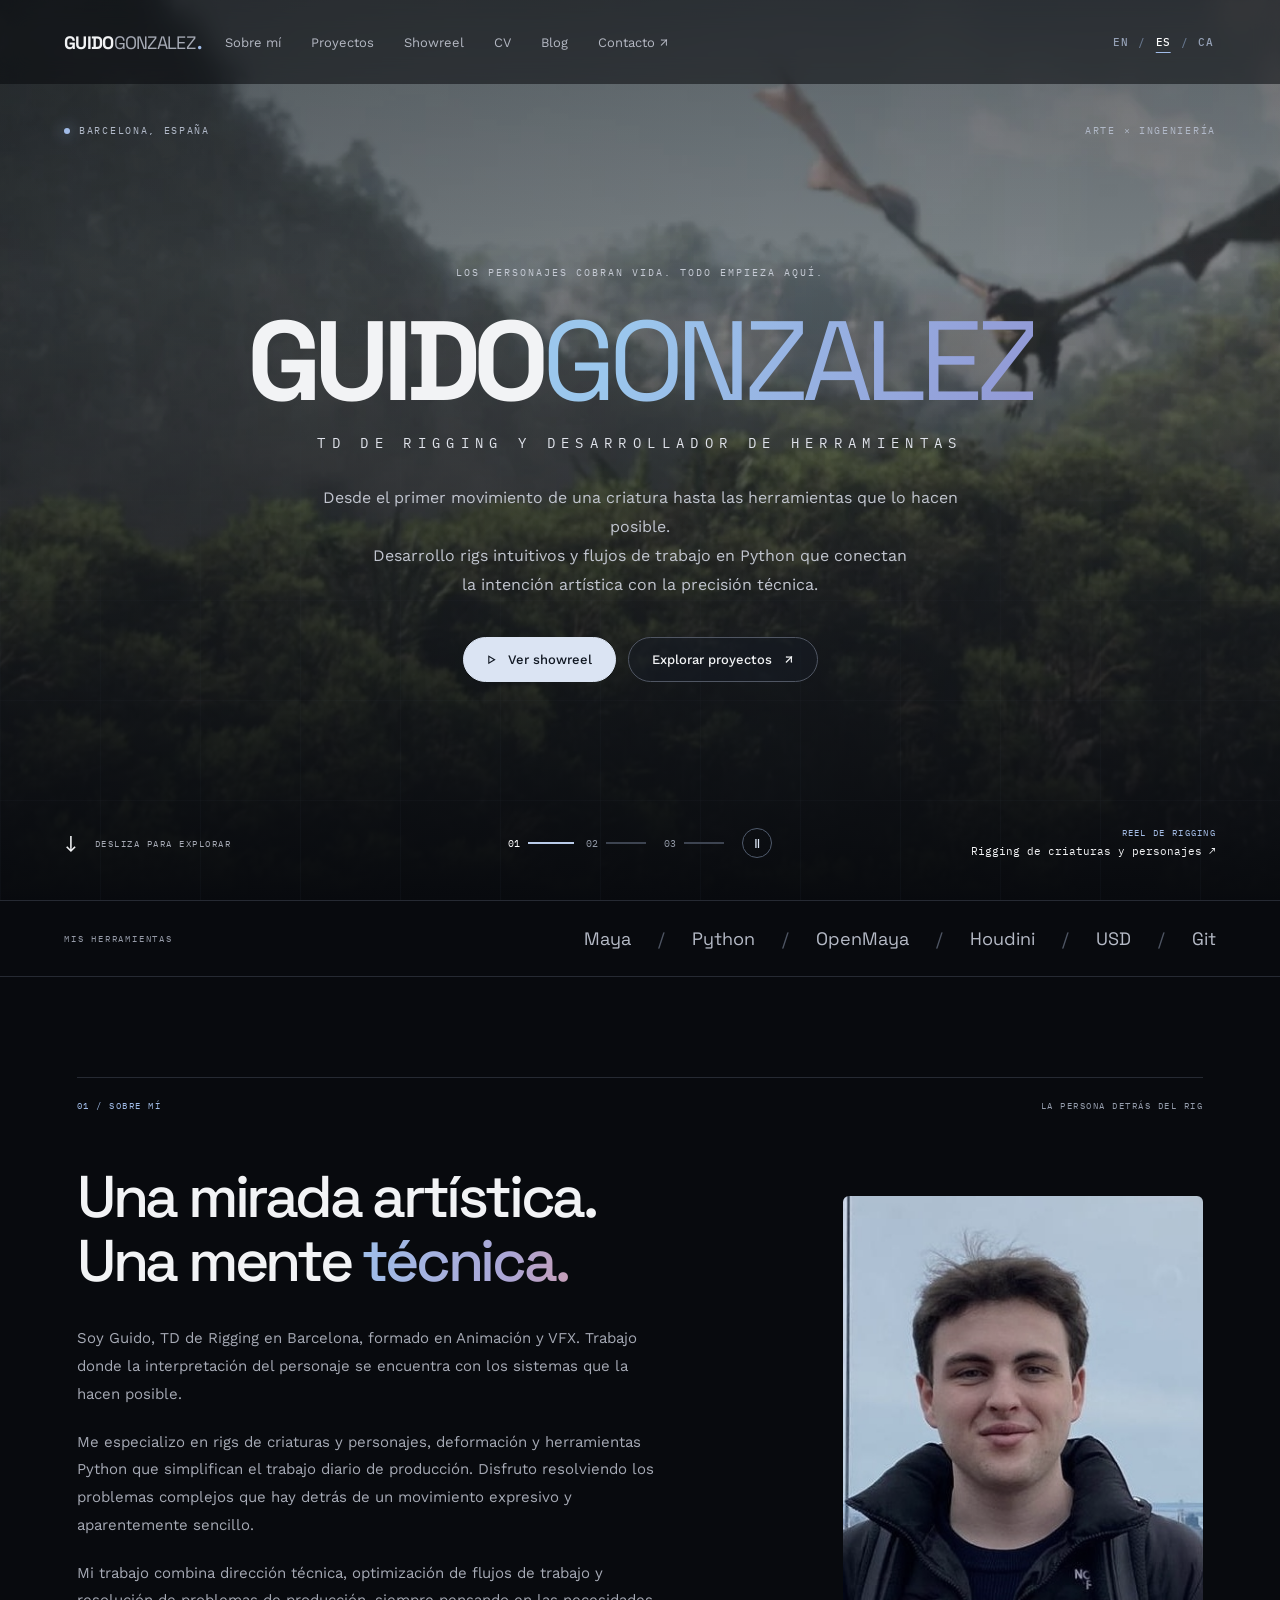
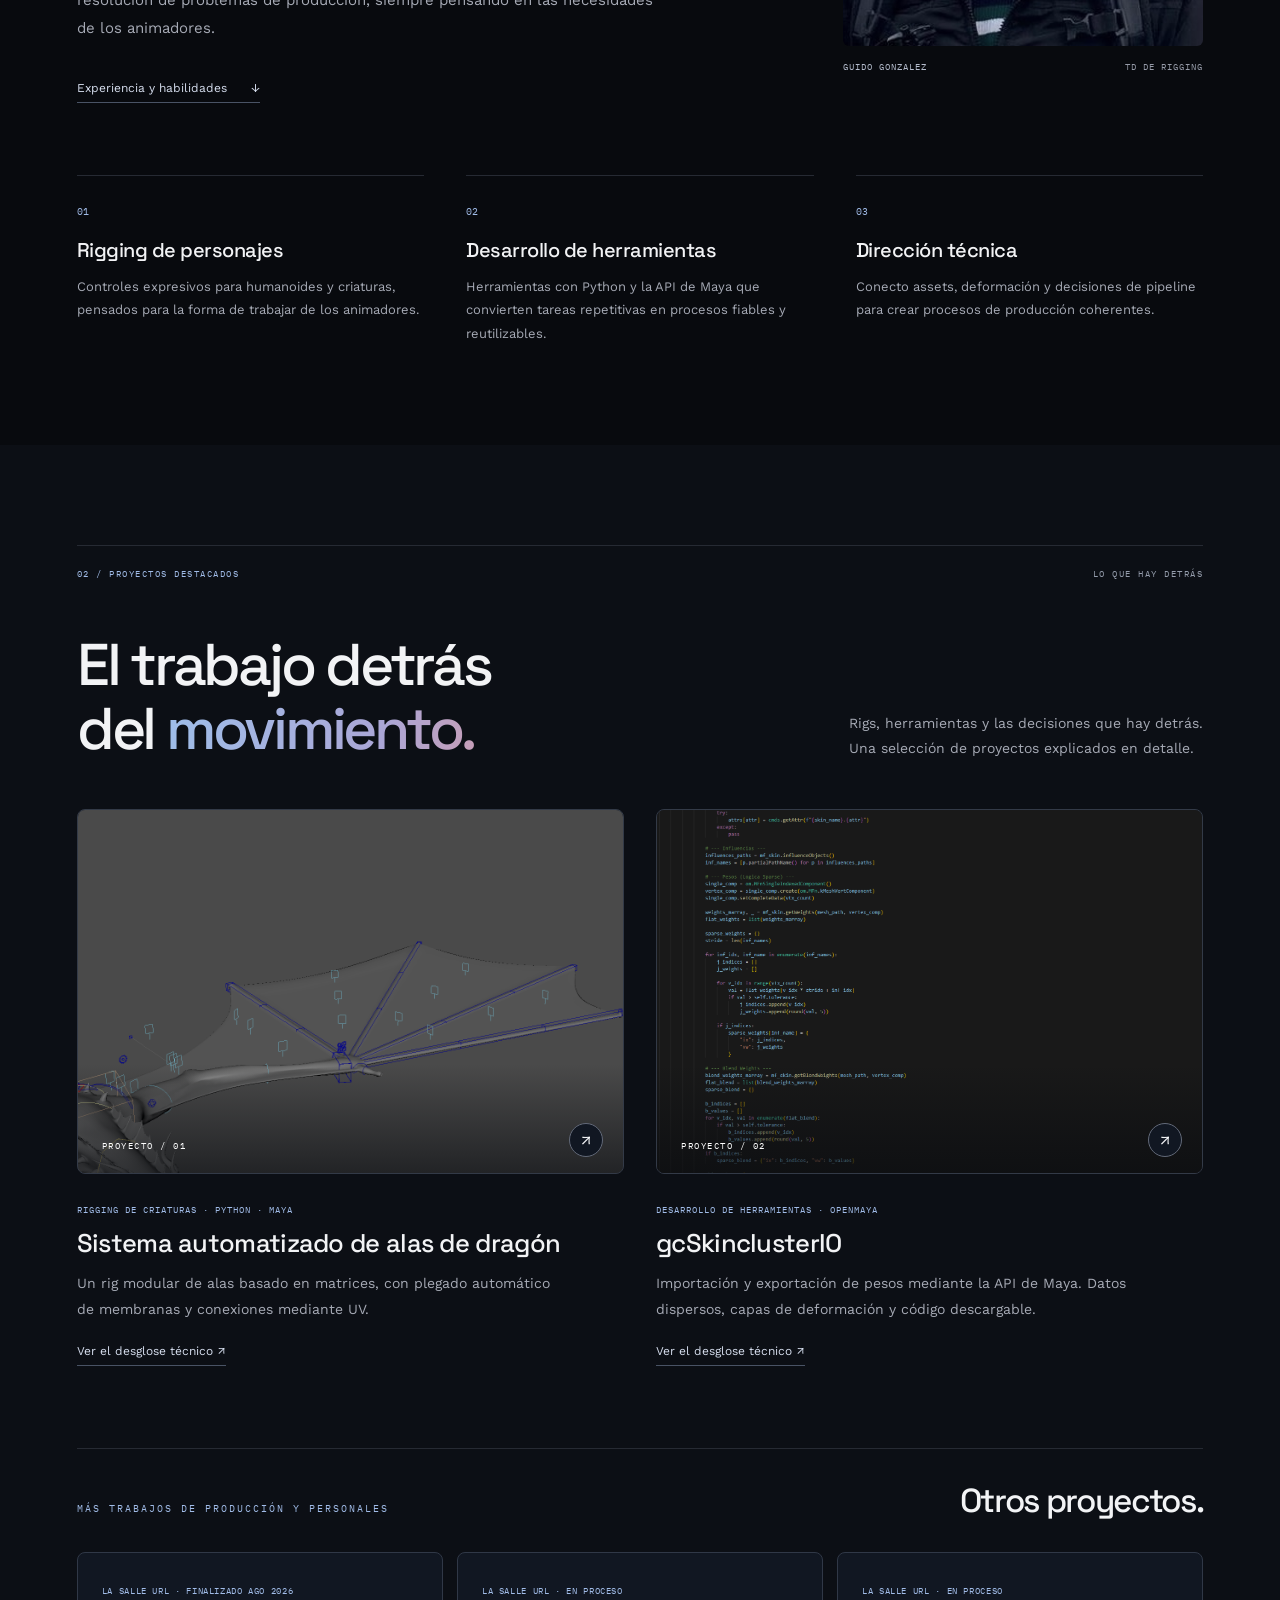
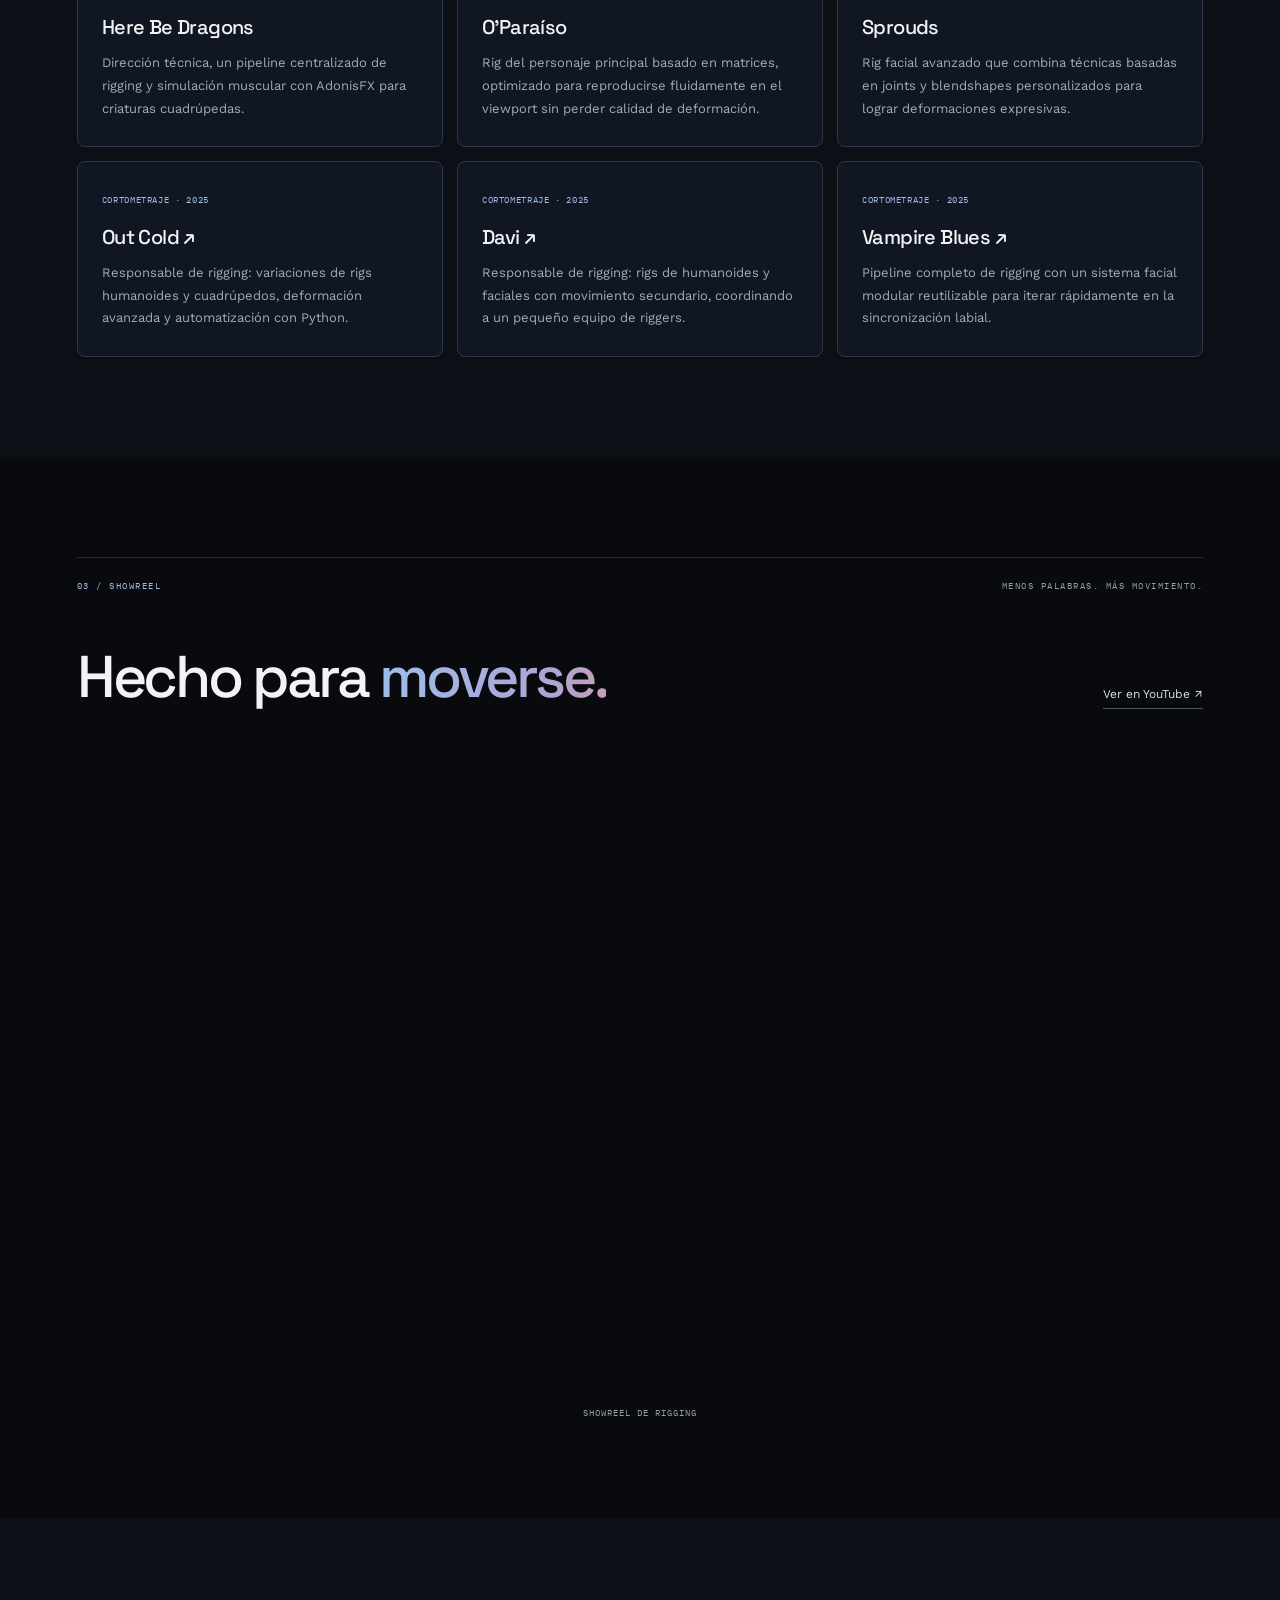
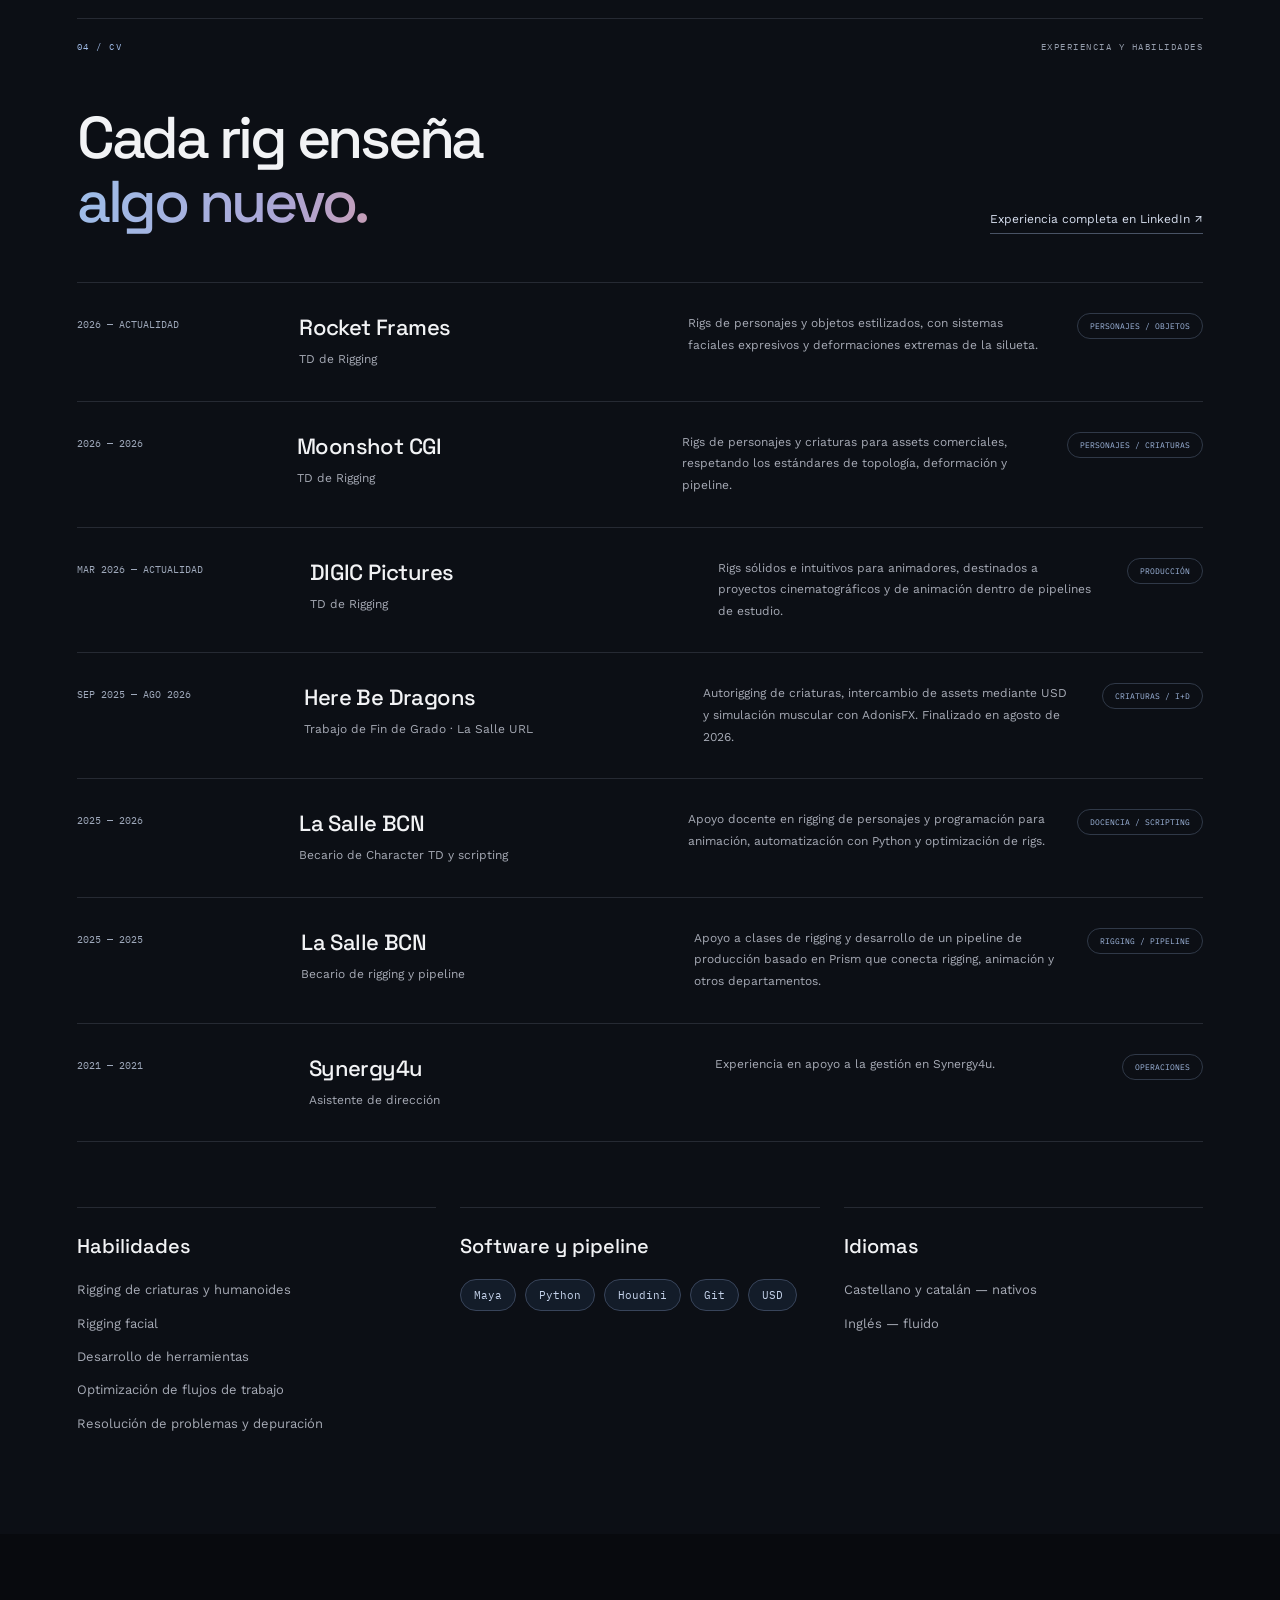
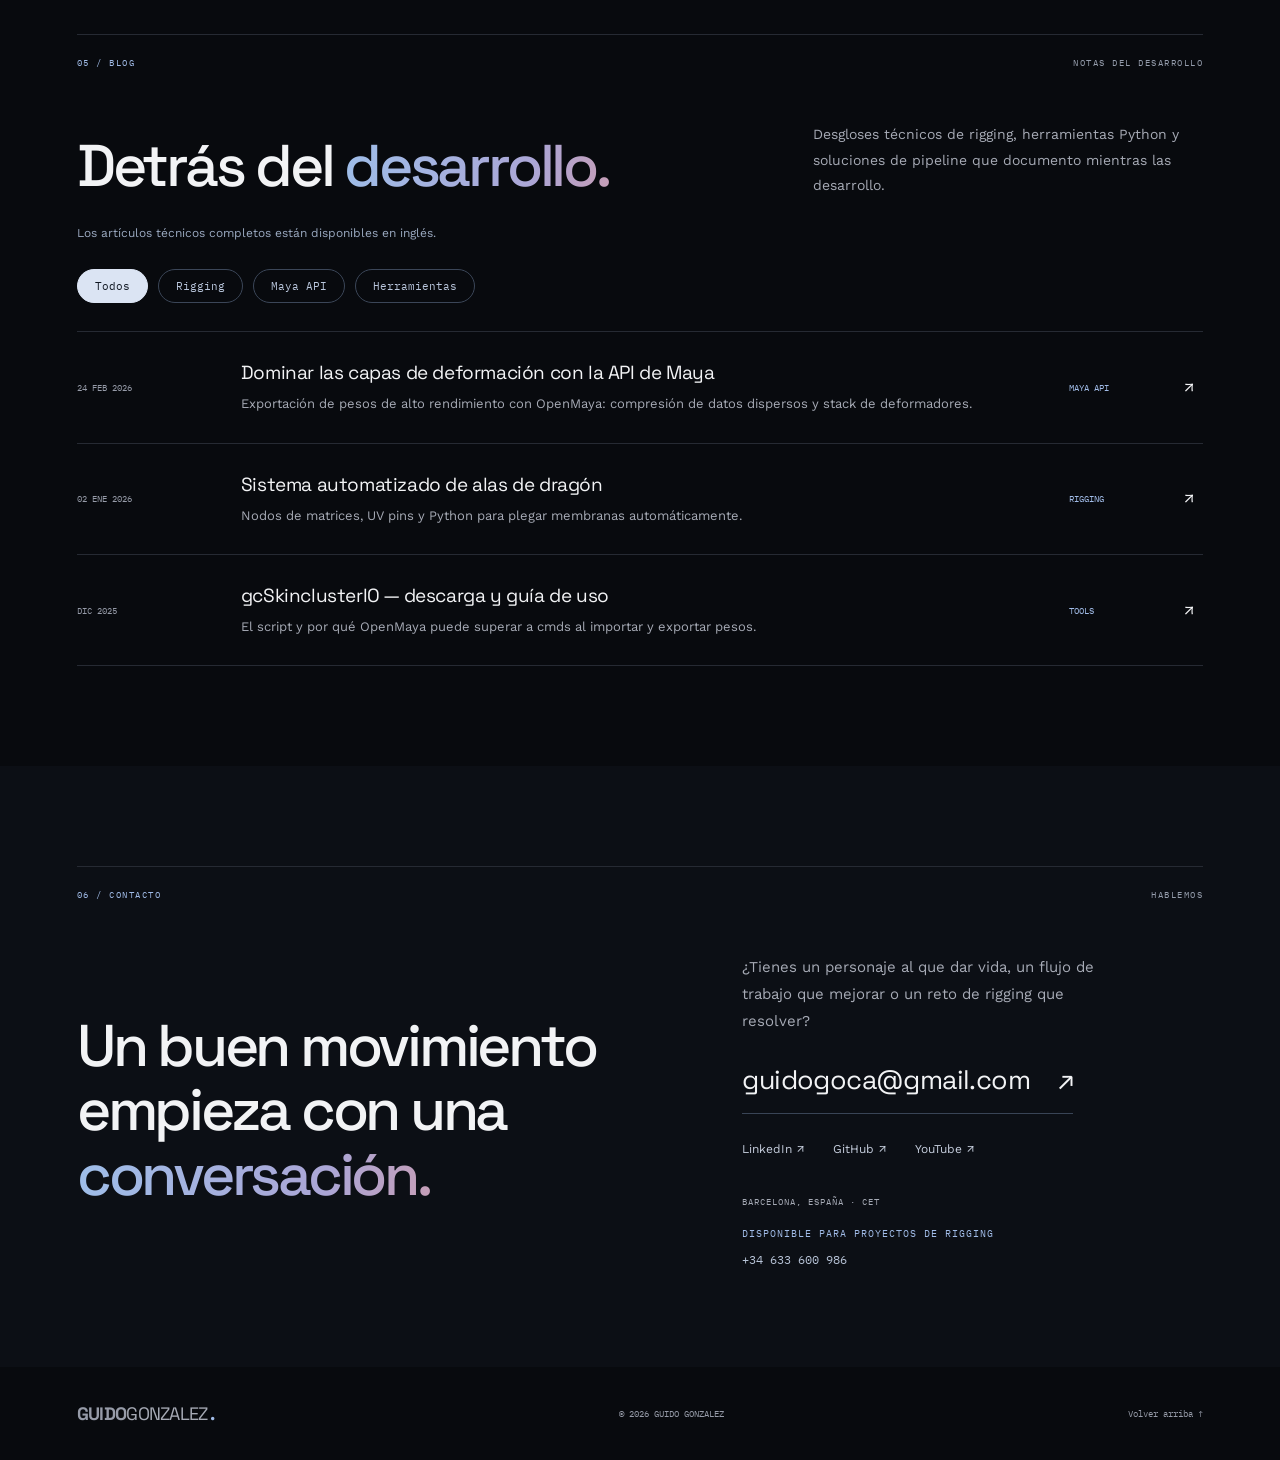
<file: es/index.html>
<!DOCTYPE html>
<html lang="es" data-theme="black">
<head>
<meta charset="UTF-8">
<meta name="viewport" content="width=device-width, initial-scale=1.0">
<meta name="theme-color" content="#080a0e">
<title>Guido Gonzalez — TD de Rigging y desarrollador de herramientas</title>
<meta name="description" content="Guido Gonzalez, TD de Rigging en Barcelona. Rigs de criaturas, herramientas Python y proyectos técnicos. Descubre mi showreel y mis proyectos.">
<meta property="og:title" content="Guido Gonzalez — TD de Rigging y desarrollador de herramientas">
<meta property="og:description" content="El trabajo detrás del movimiento. Rigs de criaturas, herramientas Python y desgloses técnicos.">
<meta property="og:type" content="website">
<meta property="og:image" content="https://guidogonzalez.cat/assets/reel/here-be-dragons.webp">
<link rel="canonical" href="https://guidogonzalez.cat/es/">
<link rel="alternate" hreflang="en" href="https://guidogonzalez.cat/">
<link rel="alternate" hreflang="es" href="https://guidogonzalez.cat/es/">
<link rel="alternate" hreflang="ca" href="https://guidogonzalez.cat/ca/">
<link rel="alternate" hreflang="x-default" href="https://guidogonzalez.cat/">
<link rel="icon" href="/assets/favicon.svg" type="image/svg+xml">
<link rel="preconnect" href="https://fonts.googleapis.com">
<link rel="preconnect" href="https://fonts.gstatic.com" crossorigin>
<link rel="stylesheet" href="https://fonts.googleapis.com/css2?family=Space+Grotesk:wght@400;500;600;700&family=IBM+Plex+Mono:wght@400;500&family=Work+Sans:wght@300;400;500;600&display=swap">
<link rel="stylesheet" href="/css/style.css">
<script src="/js/main.js" defer></script>
</head>
<body class="portfolio-home" id="top">
<a class="skip-link" href="#main">Saltar al contenido</a>
<nav class="nav home-nav" aria-label="Navegación principal">
<a class="nav-logo" href="/es/" aria-label="Guido Gonzalez, inicio">GUIDO<span>GONZALEZ</span><span class="logo-dot">.</span></a>
<div class="nav-links" id="navigation"><a href="#about">Sobre mí</a><a href="#work">Proyectos</a><a href="#reel">Showreel</a><a href="#cv">CV</a><a href="#blog">Blog</a><a href="#contact">Contacto ↗</a></div>
<div class="language-switch" role="group" aria-label="Seleccionar idioma"><a href="/" data-locale="en" hreflang="en" lang="en">EN</a><span aria-hidden="true">/</span><a href="/es/" data-locale="es" hreflang="es" lang="es">ES</a><span aria-hidden="true">/</span><a href="/ca/" data-locale="ca" hreflang="ca" lang="ca">CA</a></div>
</nav>
<main id="main">
<header class="cinema-hero" aria-labelledby="hero-title">
<div class="hero-scenes" aria-hidden="true">
<div class="hero-scene reel-scene dragon-scene is-active" data-scene="0"><img src="/assets/reel/here-be-dragons.webp" alt="" width="1920" height="700" fetchpriority="high"></div>
<div class="hero-scene reel-scene bear-scene" data-scene="1" hidden><img src="/assets/reel/out-cold.webp" alt="" width="1920" height="848"></div>
<div class="hero-scene reel-scene sprouts-scene" data-scene="2" hidden><img src="/assets/reel/sprouts-closeup.webp" alt="" width="1920" height="804"></div>
</div>
<div class="hero-grid" aria-hidden="true"></div>
<div class="hero-topline"><span><i class="status-dot"></i> BARCELONA, ESPAÑA</span><span>ARTE × INGENIERÍA</span></div>
<div class="cinema-copy">
<p class="eyebrow">LOS PERSONAJES COBRAN VIDA. TODO EMPIEZA AQUÍ.</p>
<h1 id="hero-title">GUIDO<span>GONZALEZ</span></h1>
<p class="hero-role">TD DE RIGGING Y DESARROLLADOR DE HERRAMIENTAS</p>
<p class="hero-summary">Desde el primer movimiento de una criatura hasta las herramientas que lo hacen posible.<br class="desktop-break"> Desarrollo rigs intuitivos y flujos de trabajo en Python que conectan<br class="desktop-break"> la intención artística con la precisión técnica.</p>
<div class="hero-actions"><a class="pill-button primary" href="#reel"><span aria-hidden="true">▷</span> Ver showreel</a><a class="pill-button" href="#work">Explorar proyectos <span aria-hidden="true">↗</span></a></div>
</div>
<div class="hero-bottomline">
<a class="scroll-cue" href="#about"><span aria-hidden="true">↓</span> DESLIZA PARA EXPLORAR</a>
<div class="scene-controls" role="group" aria-label="Fondos destacados"><button type="button" aria-label="Mostrar imagen de Here Be Dragons" aria-pressed="true" data-slide="0">01<span></span></button><button type="button" aria-label="Mostrar imagen de Out Cold" aria-pressed="false" data-slide="1">02<span></span></button><button type="button" aria-label="Mostrar imagen de Sprouts" aria-pressed="false" data-slide="2">03<span></span></button><button class="scene-autoplay" type="button" aria-label="Pausar rotación de fondos" aria-pressed="false" title="Pausar rotación de fondos" hidden>Ⅱ</button></div>
<a class="scene-credit" href="https://www.youtube.com/watch?v=x8iOWTcs6yY&amp;t=5s" target="_blank" rel="noopener"><span id="scene-category">REEL DE RIGGING</span><span id="scene-title">Rigging de criaturas y personajes ↗</span></a>
</div>
</header>
<div class="tool-strip" aria-label="Herramientas y disciplinas"><span>MIS HERRAMIENTAS</span><p>Maya <i>/</i> Python <i>/</i> OpenMaya <i>/</i> Houdini <i>/</i> USD <i>/</i> Git</p></div>
<section class="portfolio-section about-section" id="about" aria-labelledby="about-title">
<div class="section-label"><span>01 / SOBRE MÍ</span><span>LA PERSONA DETRÁS DEL RIG</span></div>
<div class="about-layout">
<div class="about-copy reveal"><h2 id="about-title">Una mirada artística.<br>Una mente <span class="gradient-text">técnica.</span></h2><p>Soy Guido, TD de Rigging en Barcelona, formado en Animación y VFX. Trabajo donde la interpretación del personaje se encuentra con los sistemas que la hacen posible.</p><p>Me especializo en rigs de criaturas y personajes, deformación y herramientas Python que simplifican el trabajo diario de producción. Disfruto resolviendo los problemas complejos que hay detrás de un movimiento expresivo y aparentemente sencillo.</p><p>Mi trabajo combina dirección técnica, optimización de flujos de trabajo y resolución de problemas de producción, siempre pensando en las necesidades de los animadores.</p><a class="text-link" href="#cv">Experiencia y habilidades <span aria-hidden="true">↓</span></a></div>
<figure class="portrait-wrap reveal"><img src="/assets/guido.jpeg" alt="Guido Gonzalez" loading="lazy" width="500" height="620"><figcaption>GUIDO GONZALEZ <span>TD DE RIGGING</span></figcaption></figure>
</div>
<div class="discipline-grid">
<article class="reveal"><span class="discipline-number">01</span><h3>Rigging de personajes</h3><p>Controles expresivos para humanoides y criaturas, pensados para la forma de trabajar de los animadores.</p></article>
<article class="reveal"><span class="discipline-number">02</span><h3>Desarrollo de herramientas</h3><p>Herramientas con Python y la API de Maya que convierten tareas repetitivas en procesos fiables y reutilizables.</p></article>
<article class="reveal"><span class="discipline-number">03</span><h3>Dirección técnica</h3><p>Conecto assets, deformación y decisiones de pipeline para crear procesos de producción coherentes.</p></article>
</div>
</section>
<section class="portfolio-section work-section" id="work" aria-labelledby="work-title">
<div class="section-label"><span>02 / PROYECTOS DESTACADOS</span><span>LO QUE HAY DETRÁS</span></div>
<div class="section-heading reveal"><h2 id="work-title">El trabajo detrás<br>del <span class="gradient-text">movimiento.</span></h2><p>Rigs, herramientas y las decisiones que hay detrás.<br>Una selección de proyectos explicados en detalle.</p></div>
<div class="project-grid">
<a class="project-card reveal" href="/posts/dragon_wings.html"><div class="project-image wing-image"><img src="/assets/wings_image.png" alt="Membrana y controles de rig de ala de dragón en Maya" loading="lazy" width="1408" height="852"><span class="project-index">PROYECTO / 01</span><span class="project-arrow" aria-hidden="true">↗</span></div><div class="project-info"><p class="eyebrow">RIGGING DE CRIATURAS · PYTHON · MAYA</p><h3>Sistema automatizado de alas de dragón</h3><p>Un rig modular de alas basado en matrices, con plegado automático de membranas y conexiones mediante UV.</p><span class="text-link">Ver el desglose técnico ↗</span></div></a>
<a class="project-card reveal" href="/posts/maya-deformation-layers-api.html"><div class="project-image tool-image"><img src="/assets/skinclusterio.png" alt="Código Python de gcSkinclusterIO, herramienta de pesos de skin" loading="lazy" width="1460" height="1248"><span class="project-index">PROYECTO / 02</span><span class="project-arrow" aria-hidden="true">↗</span></div><div class="project-info"><p class="eyebrow">DESARROLLO DE HERRAMIENTAS · OPENMAYA</p><h3>gcSkinclusterIO</h3><p>Importación y exportación de pesos mediante la API de Maya. Datos dispersos, capas de deformación y código descargable.</p><span class="text-link">Ver el desglose técnico ↗</span></div></a>
</div>
<div class="more-projects reveal" aria-labelledby="more-projects-title">
<div class="more-projects-heading"><span class="eyebrow">MÁS TRABAJOS DE PRODUCCIÓN Y PERSONALES</span><h3 id="more-projects-title">Otros proyectos.</h3></div>
<div class="more-projects-grid">
<article class="more-project-card"><span class="eyebrow">LA SALLE URL · FINALIZADO AGO 2026</span><h4>Here Be Dragons</h4><p>Dirección técnica, un pipeline centralizado de rigging y simulación muscular con AdonisFX para criaturas cuadrúpedas.</p></article>
<article class="more-project-card"><span class="eyebrow">LA SALLE URL · EN PROCESO</span><h4>O’Paraíso</h4><p>Rig del personaje principal basado en matrices, optimizado para reproducirse fluidamente en el viewport sin perder calidad de deformación.</p></article>
<article class="more-project-card"><span class="eyebrow">LA SALLE URL · EN PROCESO</span><h4>Sprouds</h4><p>Rig facial avanzado que combina técnicas basadas en joints y blendshapes personalizados para lograr deformaciones expresivas.</p></article>
<a class="more-project-card" href="https://youtu.be/YUHB5XICiPk" target="_blank" rel="noopener"><span class="eyebrow">CORTOMETRAJE · 2025</span><h4>Out Cold ↗</h4><p>Responsable de rigging: variaciones de rigs humanoides y cuadrúpedos, deformación avanzada y automatización con Python.</p></a>
<a class="more-project-card" href="https://youtu.be/22wtODfVFXw" target="_blank" rel="noopener"><span class="eyebrow">CORTOMETRAJE · 2025</span><h4>Davi ↗</h4><p>Responsable de rigging: rigs de humanoides y faciales con movimiento secundario, coordinando a un pequeño equipo de riggers.</p></a>
<a class="more-project-card" href="https://youtu.be/T3o028TpqZ8" target="_blank" rel="noopener"><span class="eyebrow">CORTOMETRAJE · 2025</span><h4>Vampire Blues ↗</h4><p>Pipeline completo de rigging con un sistema facial modular reutilizable para iterar rápidamente en la sincronización labial.</p></a>
</div></div>
</section>
<section class="portfolio-section reel-section" id="reel" aria-labelledby="reel-title">
<div class="section-label"><span>03 / SHOWREEL</span><span>MENOS PALABRAS. MÁS MOVIMIENTO.</span></div>
<div class="section-heading reveal"><h2 id="reel-title">Hecho para <span class="gradient-text">moverse.</span></h2><a class="text-link" href="https://youtu.be/x8iOWTcs6yY" target="_blank" rel="noopener">Ver en YouTube ↗</a></div>
<div class="reel reveal"><iframe loading="lazy" src="https://www.youtube-nocookie.com/embed/x8iOWTcs6yY" title="Showreel de rigging de Guido Gonzalez" allow="accelerometer; autoplay; clipboard-write; encrypted-media; gyroscope; picture-in-picture; web-share" allowfullscreen></iframe></div>
<p class="reel-caption">SHOWREEL DE RIGGING</p>
</section>
<section class="portfolio-section journey-section cv-section" id="cv" aria-labelledby="journey-title"><span class="anchor-alias" id="journey" aria-hidden="true"></span>
<div class="section-label"><span>04 / CV</span><span>EXPERIENCIA Y HABILIDADES</span></div>
<div class="section-heading reveal"><h2 id="journey-title">Cada rig enseña<br><span class="gradient-text">algo nuevo.</span></h2><a class="text-link" href="https://www.linkedin.com/in/guidogonzalezc/" target="_blank" rel="noopener">Experiencia completa en LinkedIn ↗</a></div>
<div class="experience-list">
<article class="experience-row reveal"><p class="experience-date">2026 — ACTUALIDAD</p><div><h3>Rocket Frames</h3><p>TD de Rigging</p></div><p>Rigs de personajes y objetos estilizados, con sistemas faciales expresivos y deformaciones extremas de la silueta.</p><span class="experience-tag">PERSONAJES / OBJETOS</span></article>
<article class="experience-row reveal"><p class="experience-date">2026 — 2026</p><div><h3>Moonshot CGI</h3><p>TD de Rigging</p></div><p>Rigs de personajes y criaturas para assets comerciales, respetando los estándares de topología, deformación y pipeline.</p><span class="experience-tag">PERSONAJES / CRIATURAS</span></article>
<article class="experience-row reveal"><p class="experience-date">MAR 2026 — ACTUALIDAD</p><div><h3>DIGIC Pictures</h3><p>TD de Rigging</p></div><p>Rigs sólidos e intuitivos para animadores, destinados a proyectos cinematográficos y de animación dentro de pipelines de estudio.</p><span class="experience-tag">PRODUCCIÓN</span></article>
<article class="experience-row reveal"><p class="experience-date">SEP 2025 — AGO 2026</p><div><h3>Here Be Dragons</h3><p>Trabajo de Fin de Grado · La Salle URL</p></div><p>Autorigging de criaturas, intercambio de assets mediante USD y simulación muscular con AdonisFX. Finalizado en agosto de 2026.</p><span class="experience-tag">CRIATURAS / I+D</span></article>
<article class="experience-row reveal"><p class="experience-date">2025 — 2026</p><div><h3>La Salle BCN</h3><p>Becario de Character TD y scripting</p></div><p>Apoyo docente en rigging de personajes y programación para animación, automatización con Python y optimización de rigs.</p><span class="experience-tag">DOCENCIA / SCRIPTING</span></article>
<article class="experience-row reveal"><p class="experience-date">2025 — 2025</p><div><h3>La Salle BCN</h3><p>Becario de rigging y pipeline</p></div><p>Apoyo a clases de rigging y desarrollo de un pipeline de producción basado en Prism que conecta rigging, animación y otros departamentos.</p><span class="experience-tag">RIGGING / PIPELINE</span></article>
<article class="experience-row reveal"><p class="experience-date">2021 — 2021</p><div><h3>Synergy4u</h3><p>Asistente de dirección</p></div><p>Experiencia en apoyo a la gestión en Synergy4u.</p><span class="experience-tag">OPERACIONES</span></article>
</div>
<div class="cv-details">
<div class="cv-detail reveal"><h3>Habilidades</h3><ul><li>Rigging de criaturas y humanoides</li><li>Rigging facial</li><li>Desarrollo de herramientas</li><li>Optimización de flujos de trabajo</li><li>Resolución de problemas y depuración</li></ul></div>
<div class="cv-detail reveal"><h3>Software y pipeline</h3><div class="cv-tags"><span>Maya</span><span>Python</span><span>Houdini</span><span>Git</span><span>USD</span></div></div>
<div class="cv-detail reveal"><h3>Idiomas</h3><ul><li>Castellano y catalán — nativos</li><li>Inglés — fluido</li></ul></div>
</div>
</section>
<section class="portfolio-section notes-section blog-section" id="blog" aria-labelledby="blog-title">
<div class="section-label"><span>05 / BLOG</span><span>NOTAS DEL DESARROLLO</span></div>
<div class="section-heading reveal"><h2 id="blog-title">Detrás del <span class="gradient-text">desarrollo.</span></h2><p>Desgloses técnicos de rigging, herramientas Python y soluciones de pipeline que documento mientras las desarrollo.</p></div>
<p class="blog-language-note">Los artículos técnicos completos están disponibles en inglés.</p>
<div class="filters blog-filters reveal" role="group" aria-label="Filtrar artículos"><button type="button" class="active" data-filter="ALL">Todos</button><button type="button" data-filter="RIGGING">Rigging</button><button type="button" data-filter="MAYA API">Maya API</button><button type="button" data-filter="TOOLS">Herramientas</button></div>
<div class="blog-list">
<a class="note-row reveal" data-tag="MAYA API" href="/posts/maya-deformation-layers-api.html"><span class="note-date">24 FEB 2026</span><div class="blog-entry"><h3>Dominar las capas de deformación con la API de Maya</h3><p>Exportación de pesos de alto rendimiento con OpenMaya: compresión de datos dispersos y stack de deformadores.</p></div><span class="note-category">MAYA API</span><span aria-hidden="true">↗</span></a>
<a class="note-row reveal" data-tag="RIGGING" href="/posts/dragon_wings.html"><span class="note-date">02 ENE 2026</span><div class="blog-entry"><h3>Sistema automatizado de alas de dragón</h3><p>Nodos de matrices, UV pins y Python para plegar membranas automáticamente.</p></div><span class="note-category">RIGGING</span><span aria-hidden="true">↗</span></a>
<a class="note-row reveal" data-tag="TOOLS" href="/posts/maya-deformation-layers-api.html"><span class="note-date">DIC 2025</span><div class="blog-entry"><h3>gcSkinclusterIO — descarga y guía de uso</h3><p>El script y por qué OpenMaya puede superar a cmds al importar y exportar pesos.</p></div><span class="note-category">TOOLS</span><span aria-hidden="true">↗</span></a>
</div></section>
<section class="portfolio-section contact-section" id="contact" aria-labelledby="contact-title">
<div class="section-label"><span>06 / CONTACTO</span><span>HABLEMOS</span></div>
<div class="contact-layout reveal"><h2 id="contact-title">Un buen movimiento<br>empieza con una<br><span class="gradient-text">conversación.</span></h2><div><p>¿Tienes un personaje al que dar vida, un flujo de trabajo que mejorar o un reto de rigging que resolver?</p><a class="contact-email" href="mailto:guidogoca@gmail.com">guidogoca@gmail.com <span aria-hidden="true">↗</span></a><div class="contact-socials"><a href="https://www.linkedin.com/in/guidogonzalezc/" target="_blank" rel="noopener">LinkedIn ↗</a><a href="https://github.com/guidogonzalezc" target="_blank" rel="noopener">GitHub ↗</a><a href="https://youtu.be/x8iOWTcs6yY" target="_blank" rel="noopener">YouTube ↗</a></div><p class="contact-location">BARCELONA, ESPAÑA · CET</p><p class="contact-availability">DISPONIBLE PARA PROYECTOS DE RIGGING</p><p class="contact-phone">+34 633 600 986</p></div></div>
</section>
</main>
<footer class="portfolio-footer"><a class="nav-logo" href="#top">GUIDO<span>GONZALEZ</span><span class="logo-dot">.</span></a><span>© 2026 GUIDO GONZALEZ</span><a href="#top">Volver arriba ↑</a></footer>
</body>
</html>
</file>
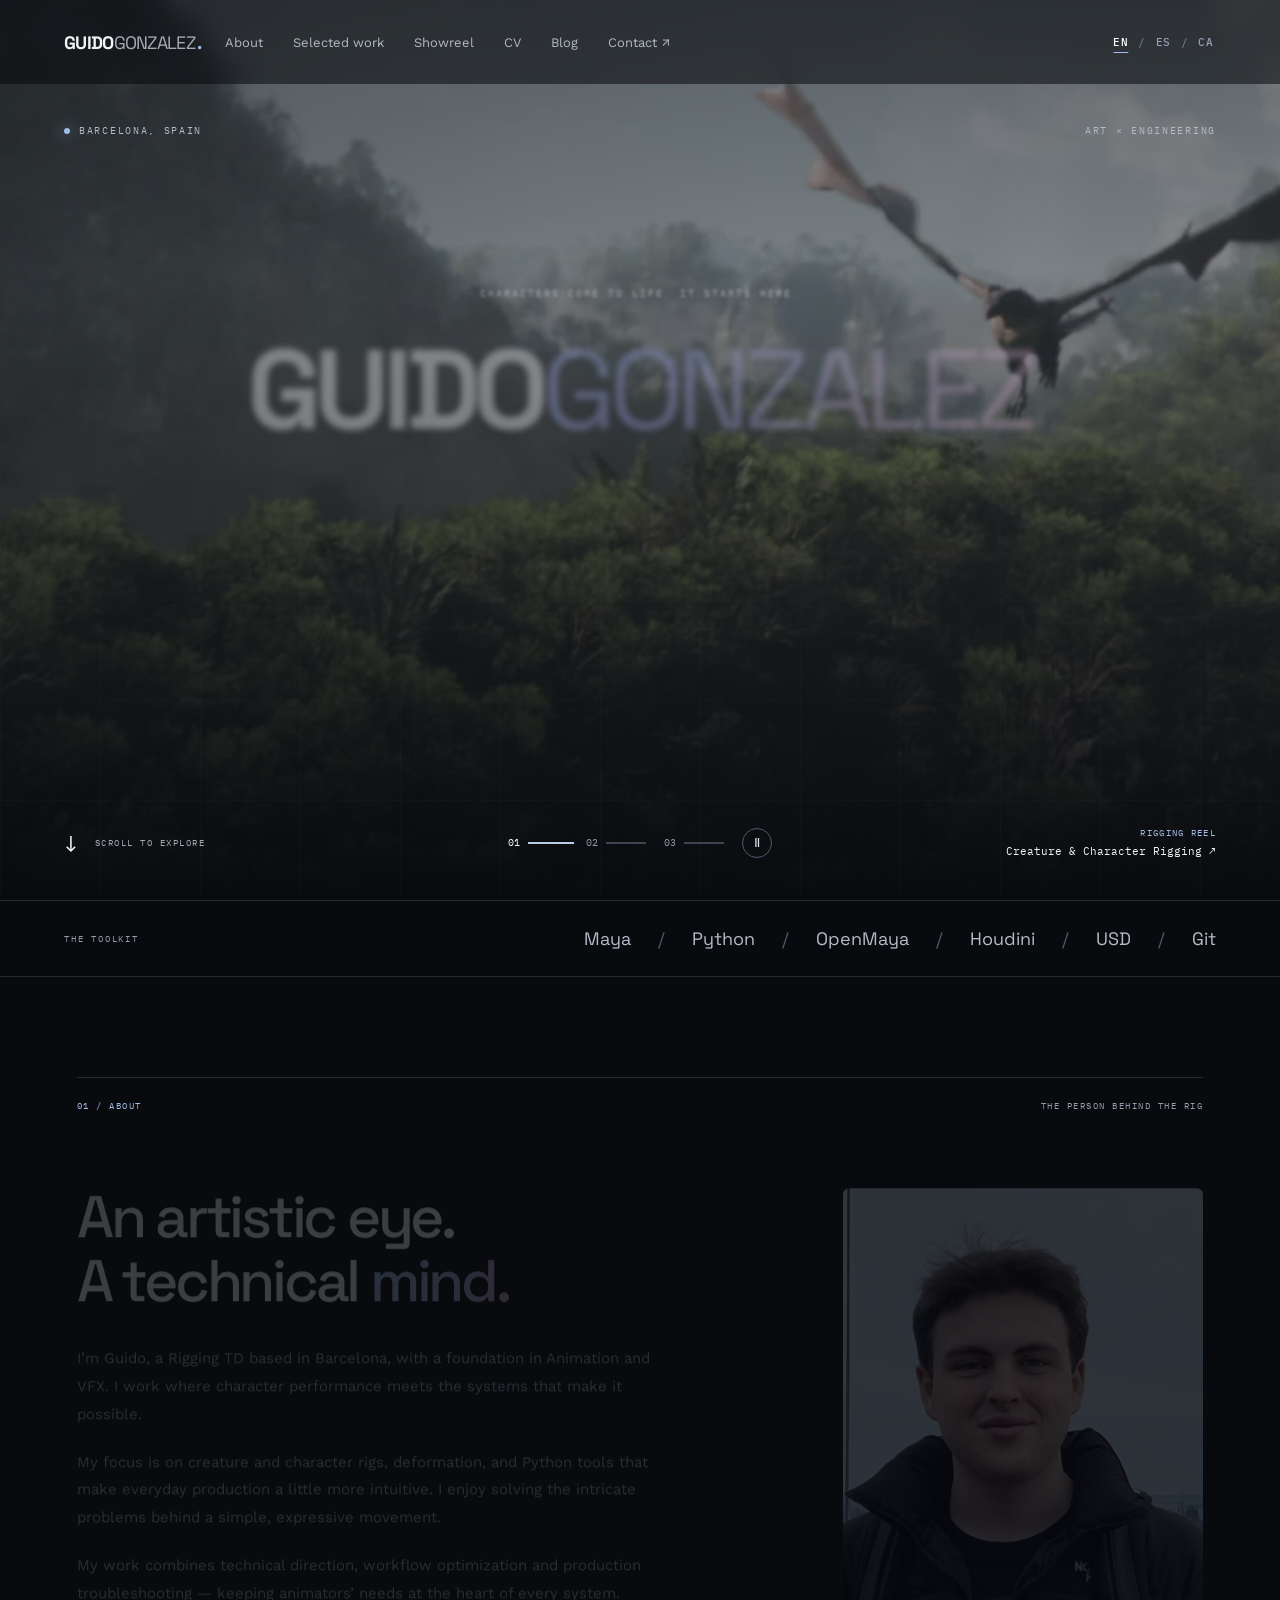
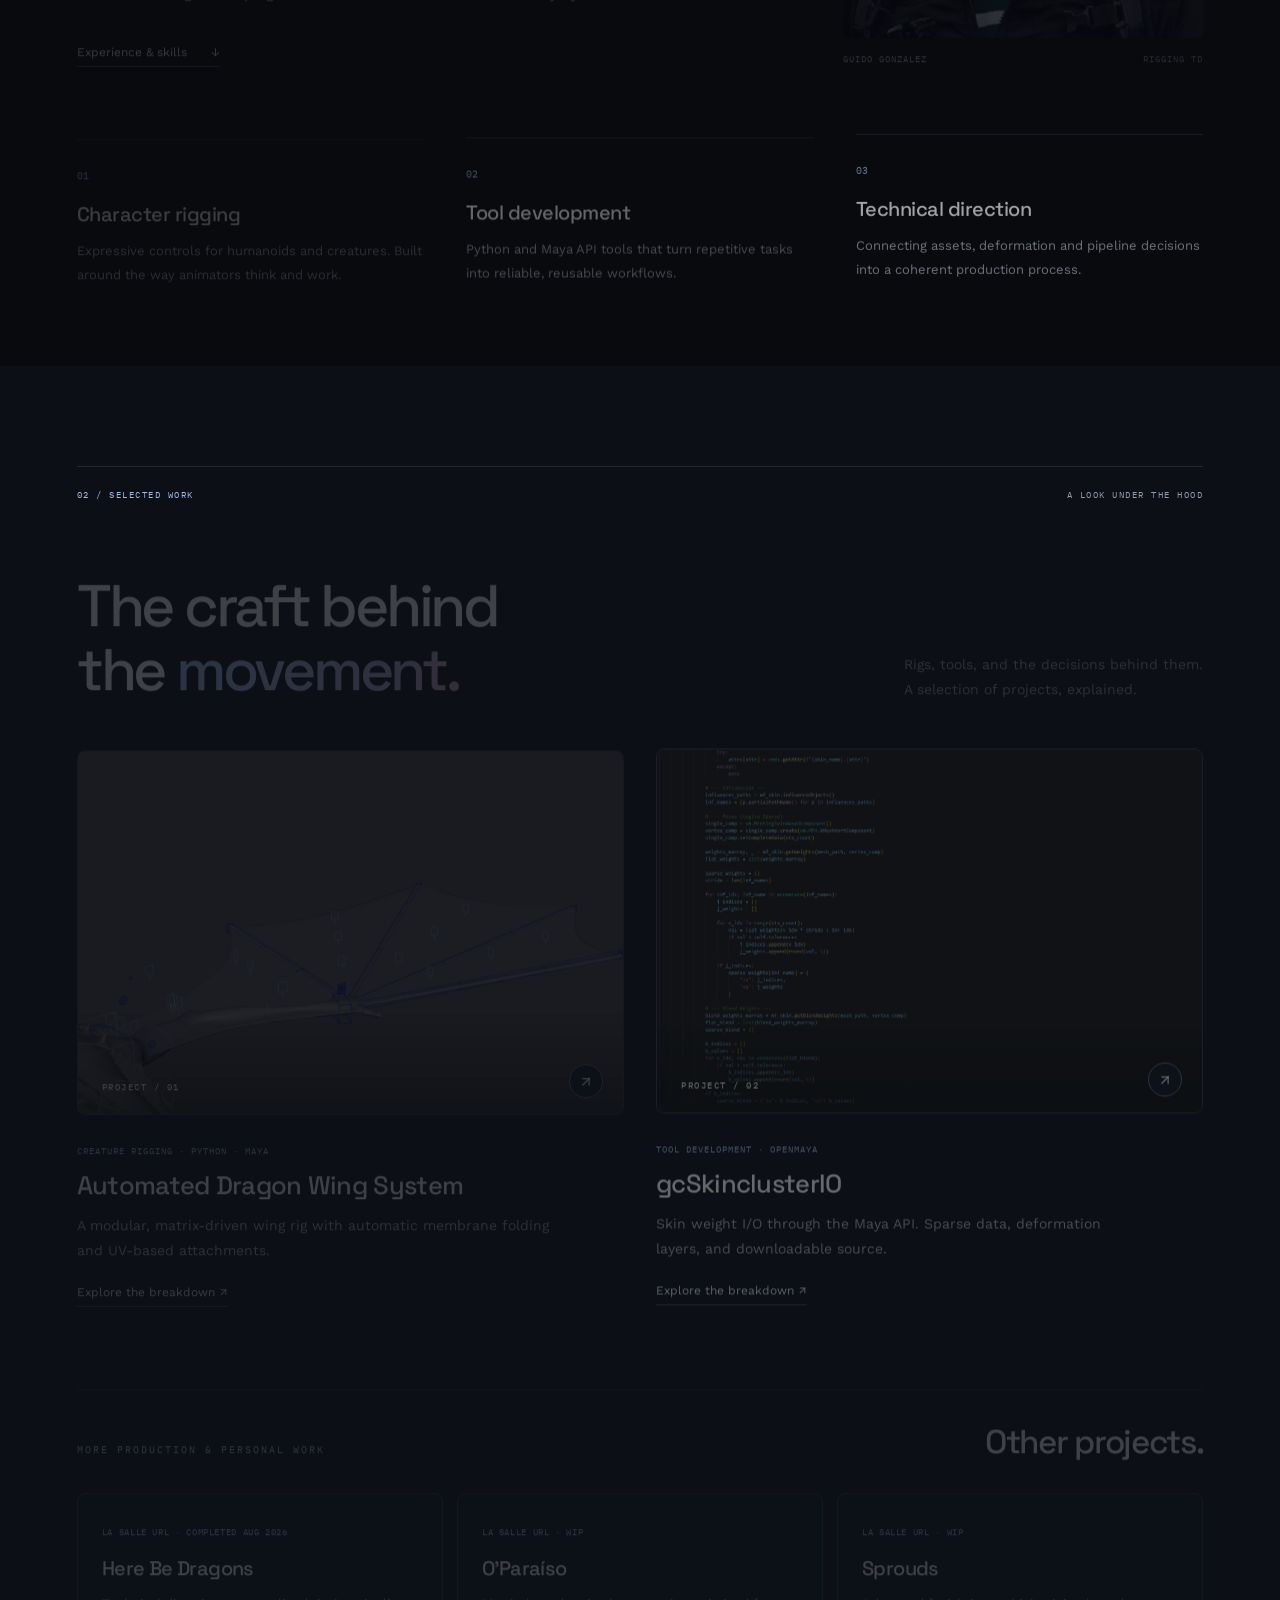
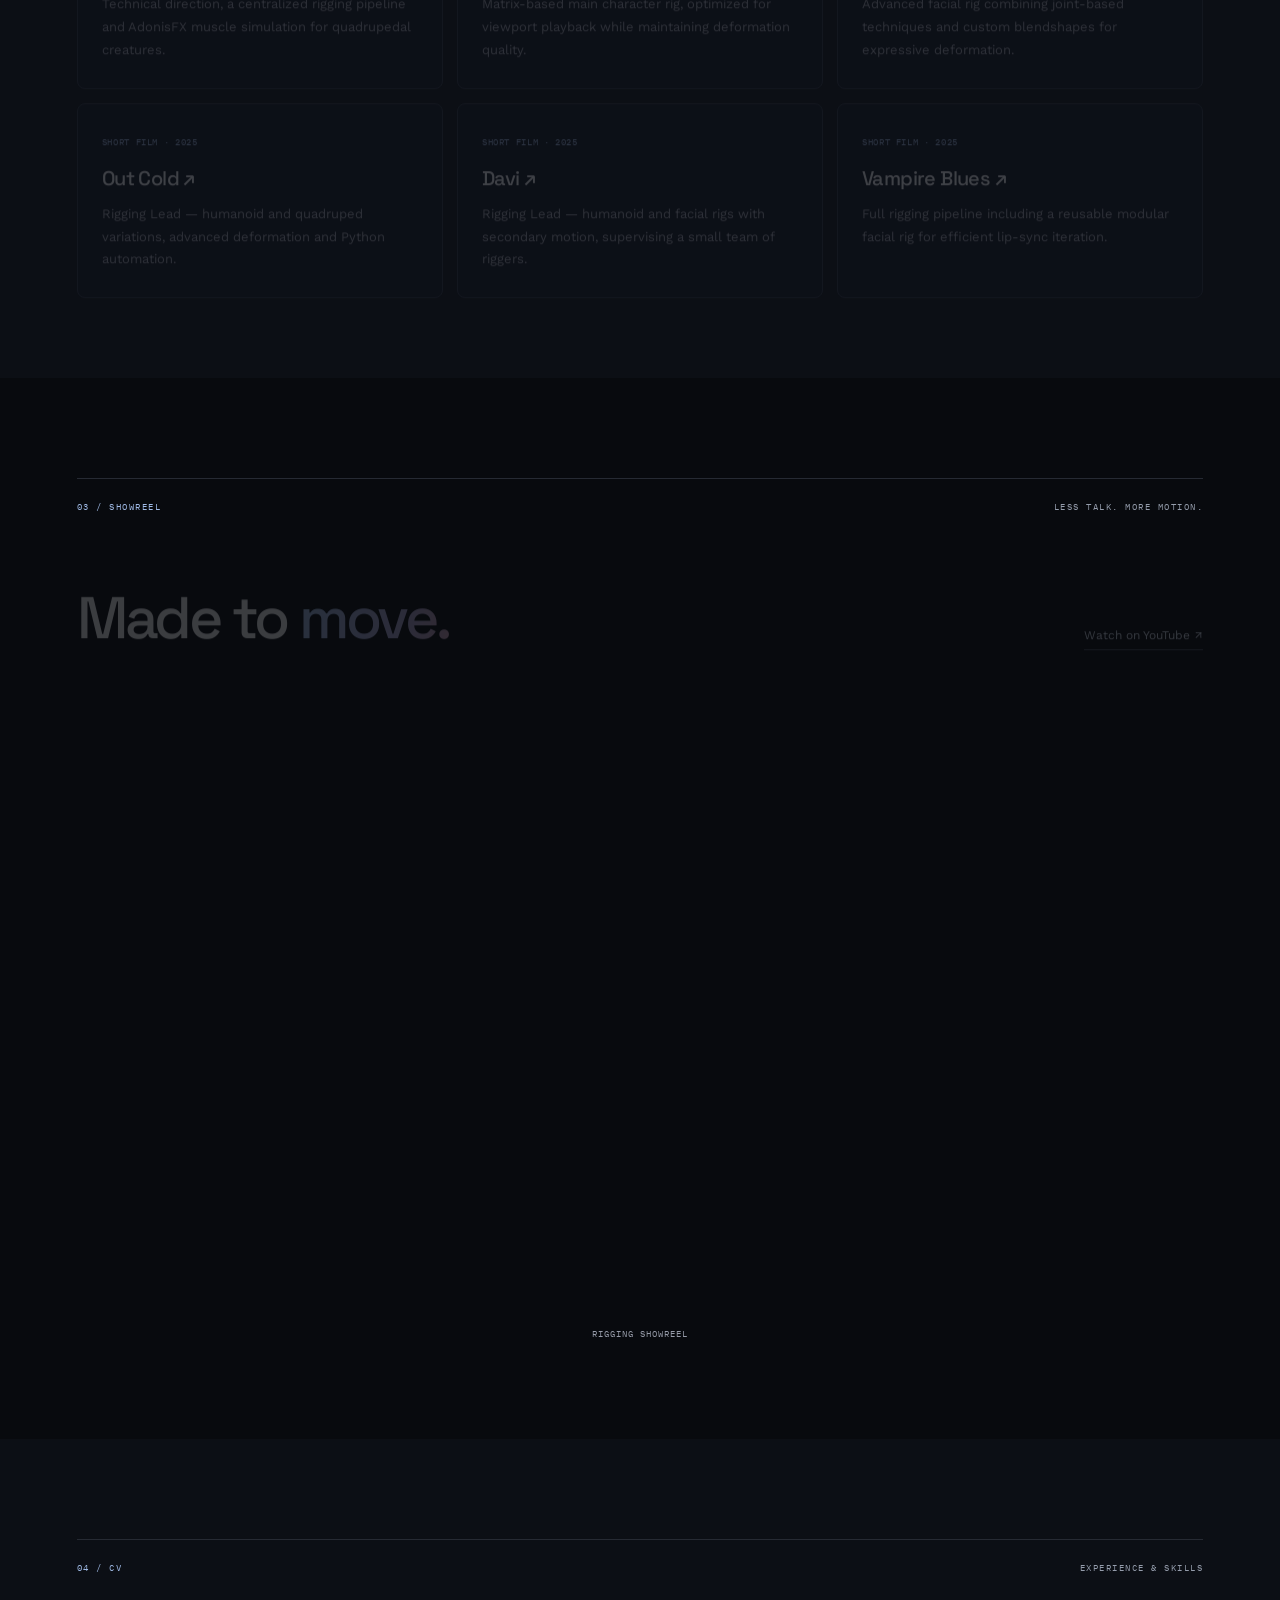
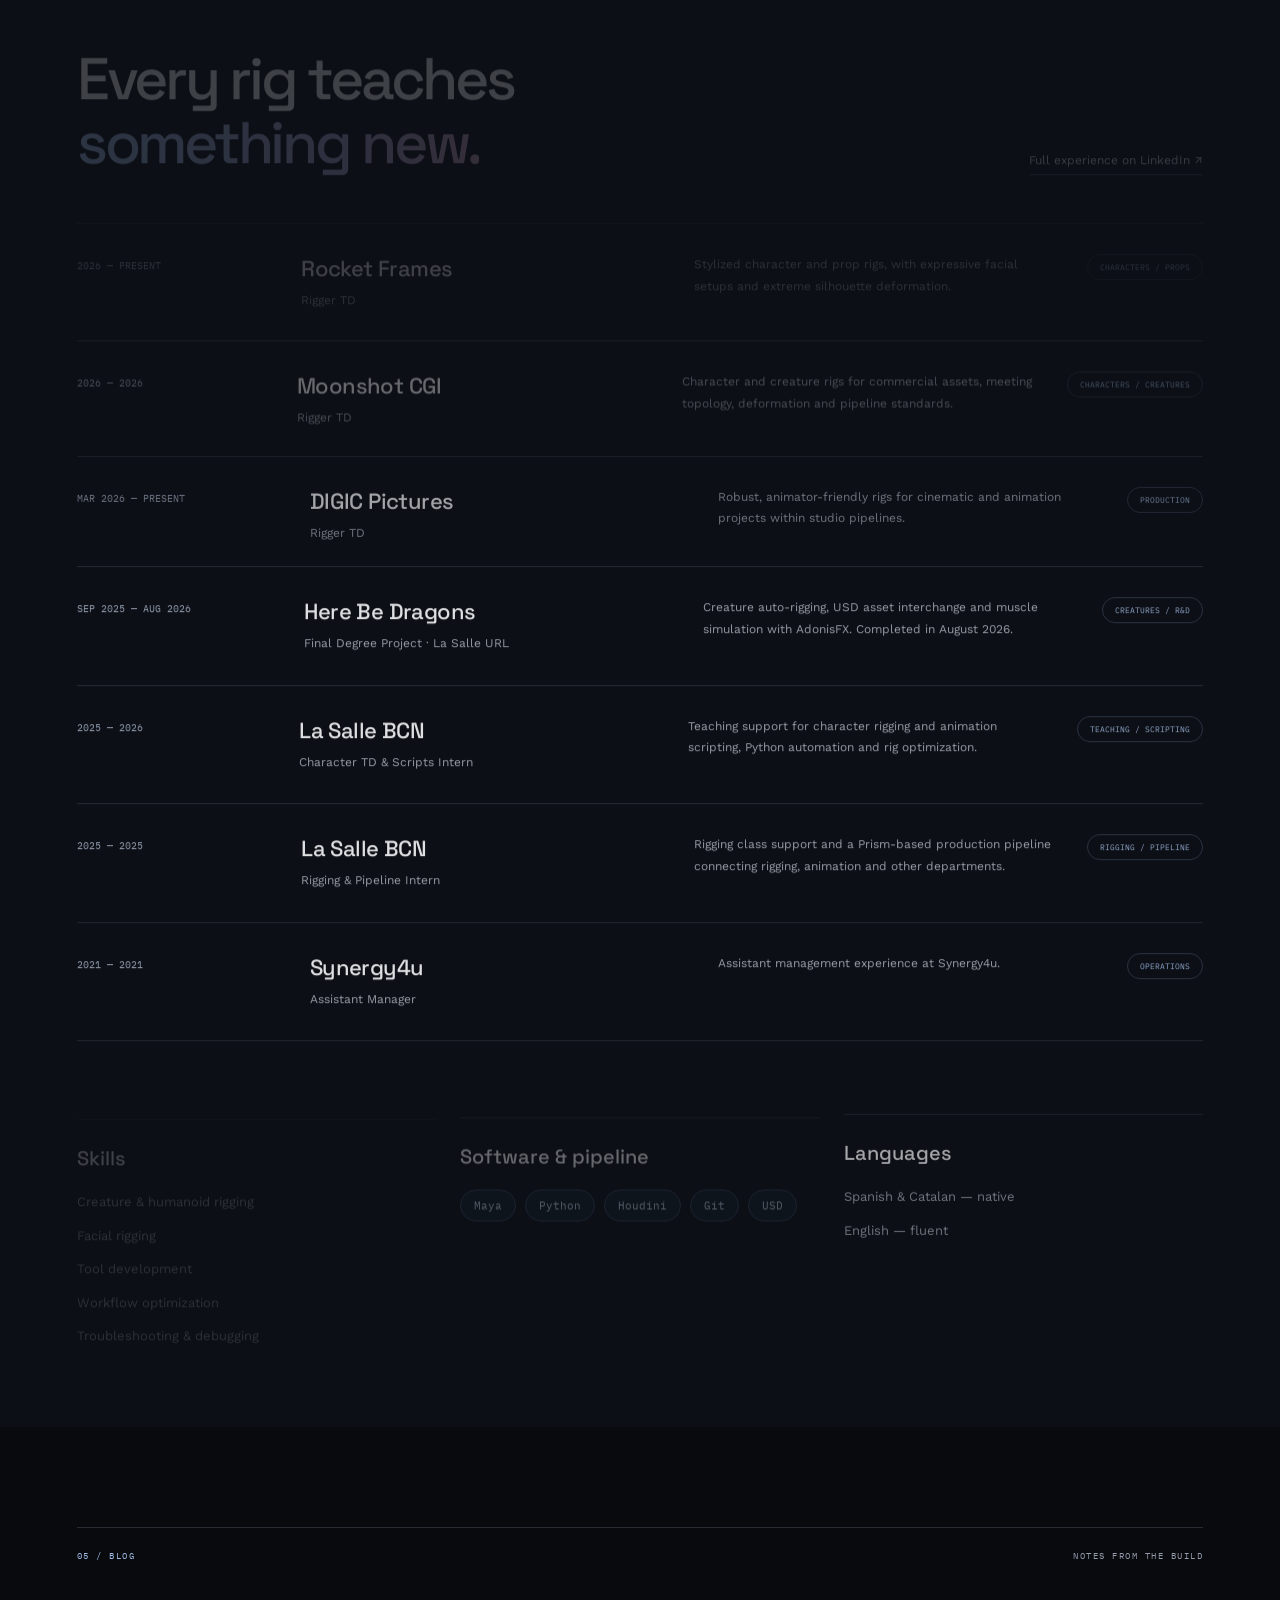
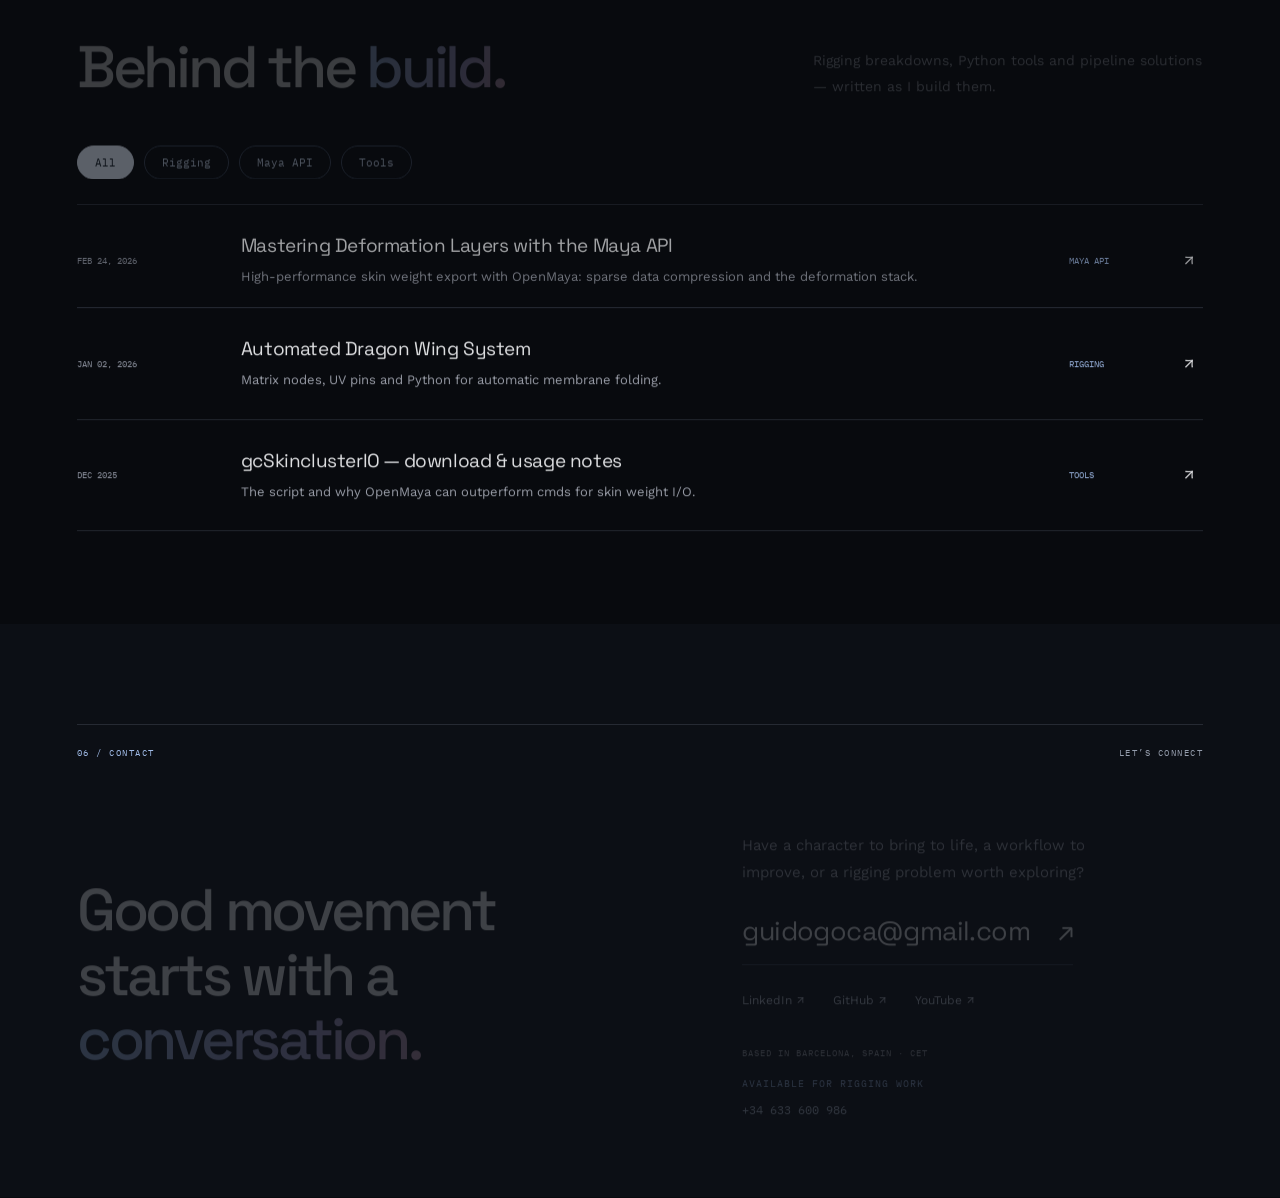
<file: about.html>
<!DOCTYPE html><html lang="en"><head><meta charset="UTF-8"><meta name="viewport" content="width=device-width, initial-scale=1"><meta http-equiv="refresh" content="0;url=./#about"><meta name="robots" content="noindex,follow"><link rel="canonical" href="https://guidogonzalez.cat/#about"><title>About — Guido Gonzalez</title><style>body{margin:0;min-height:100vh;display:grid;place-items:center;background:#080a0e;color:#f2f3f5;font:16px system-ui,sans-serif;text-align:center}a{color:#a1bce8}</style></head><body><p>This section is now on the main portfolio.<br><a href="./#about">Go to About</a></p></body></html>
</file>
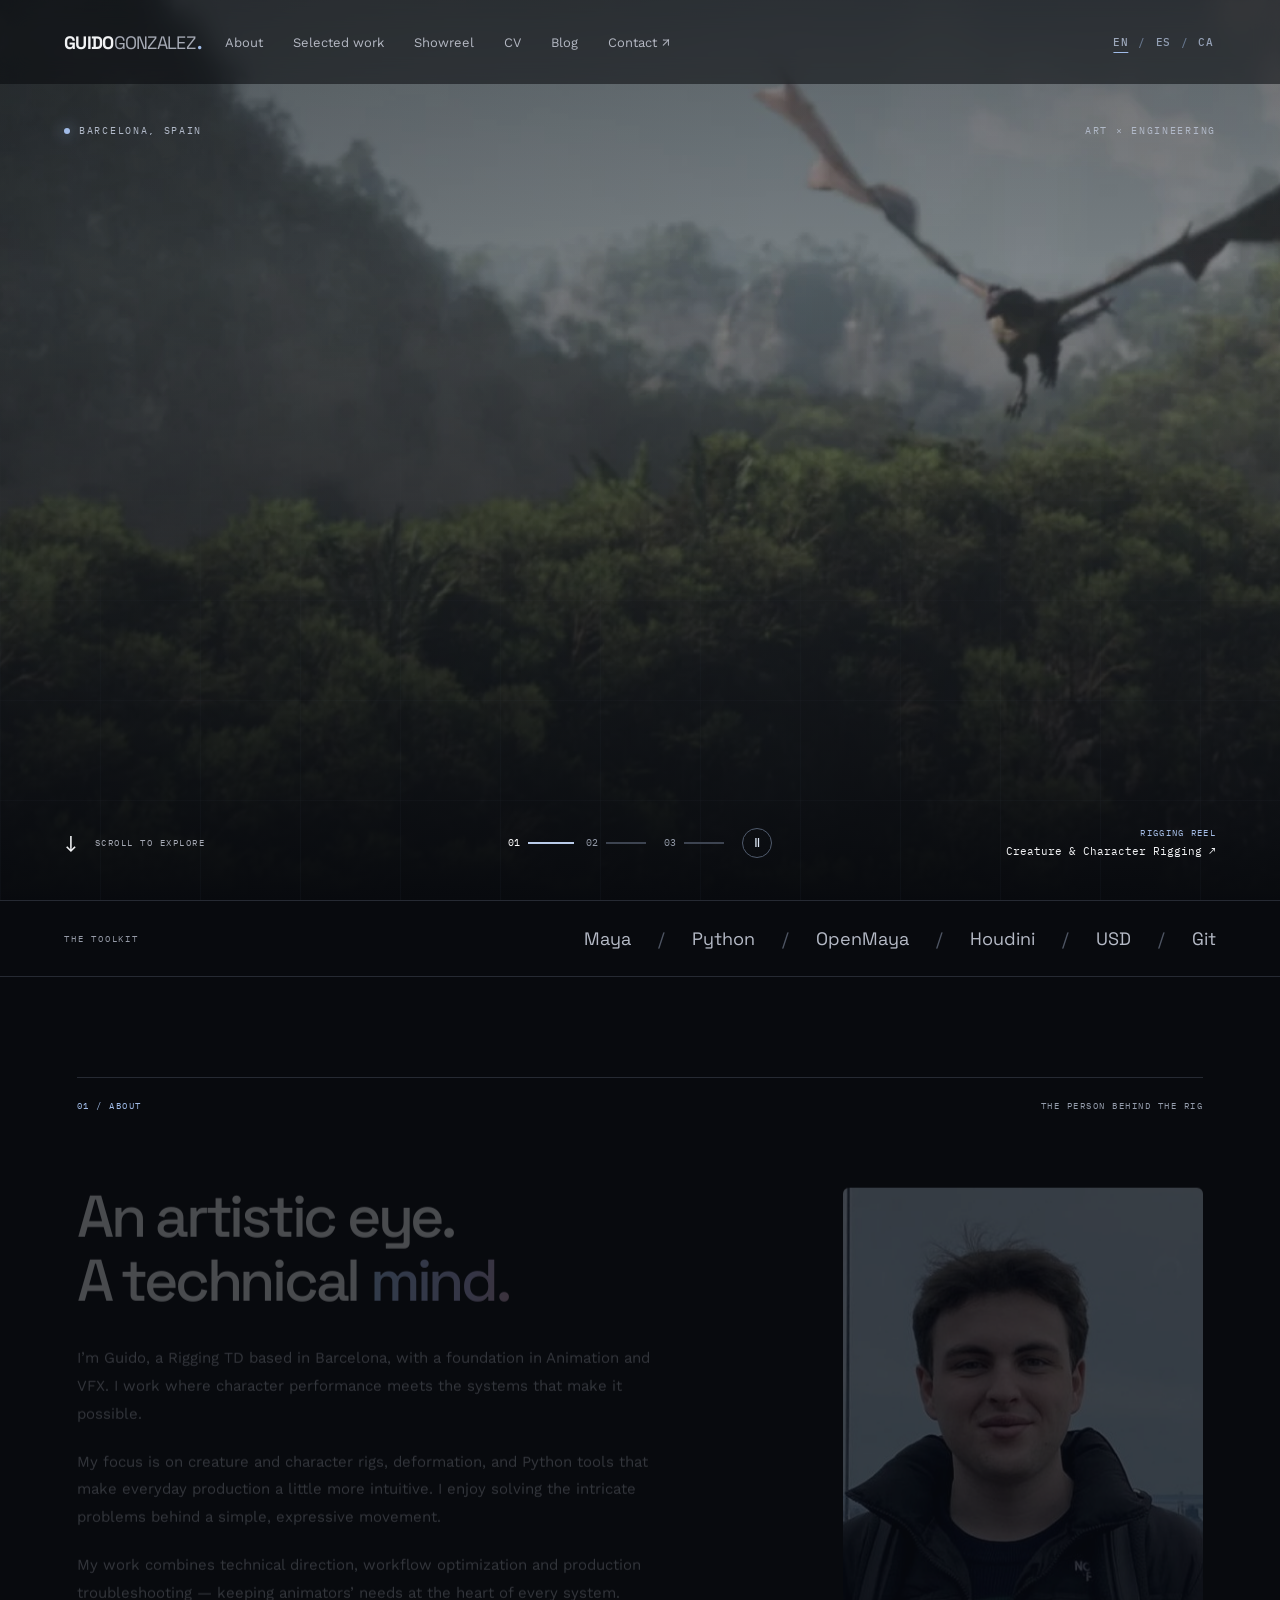
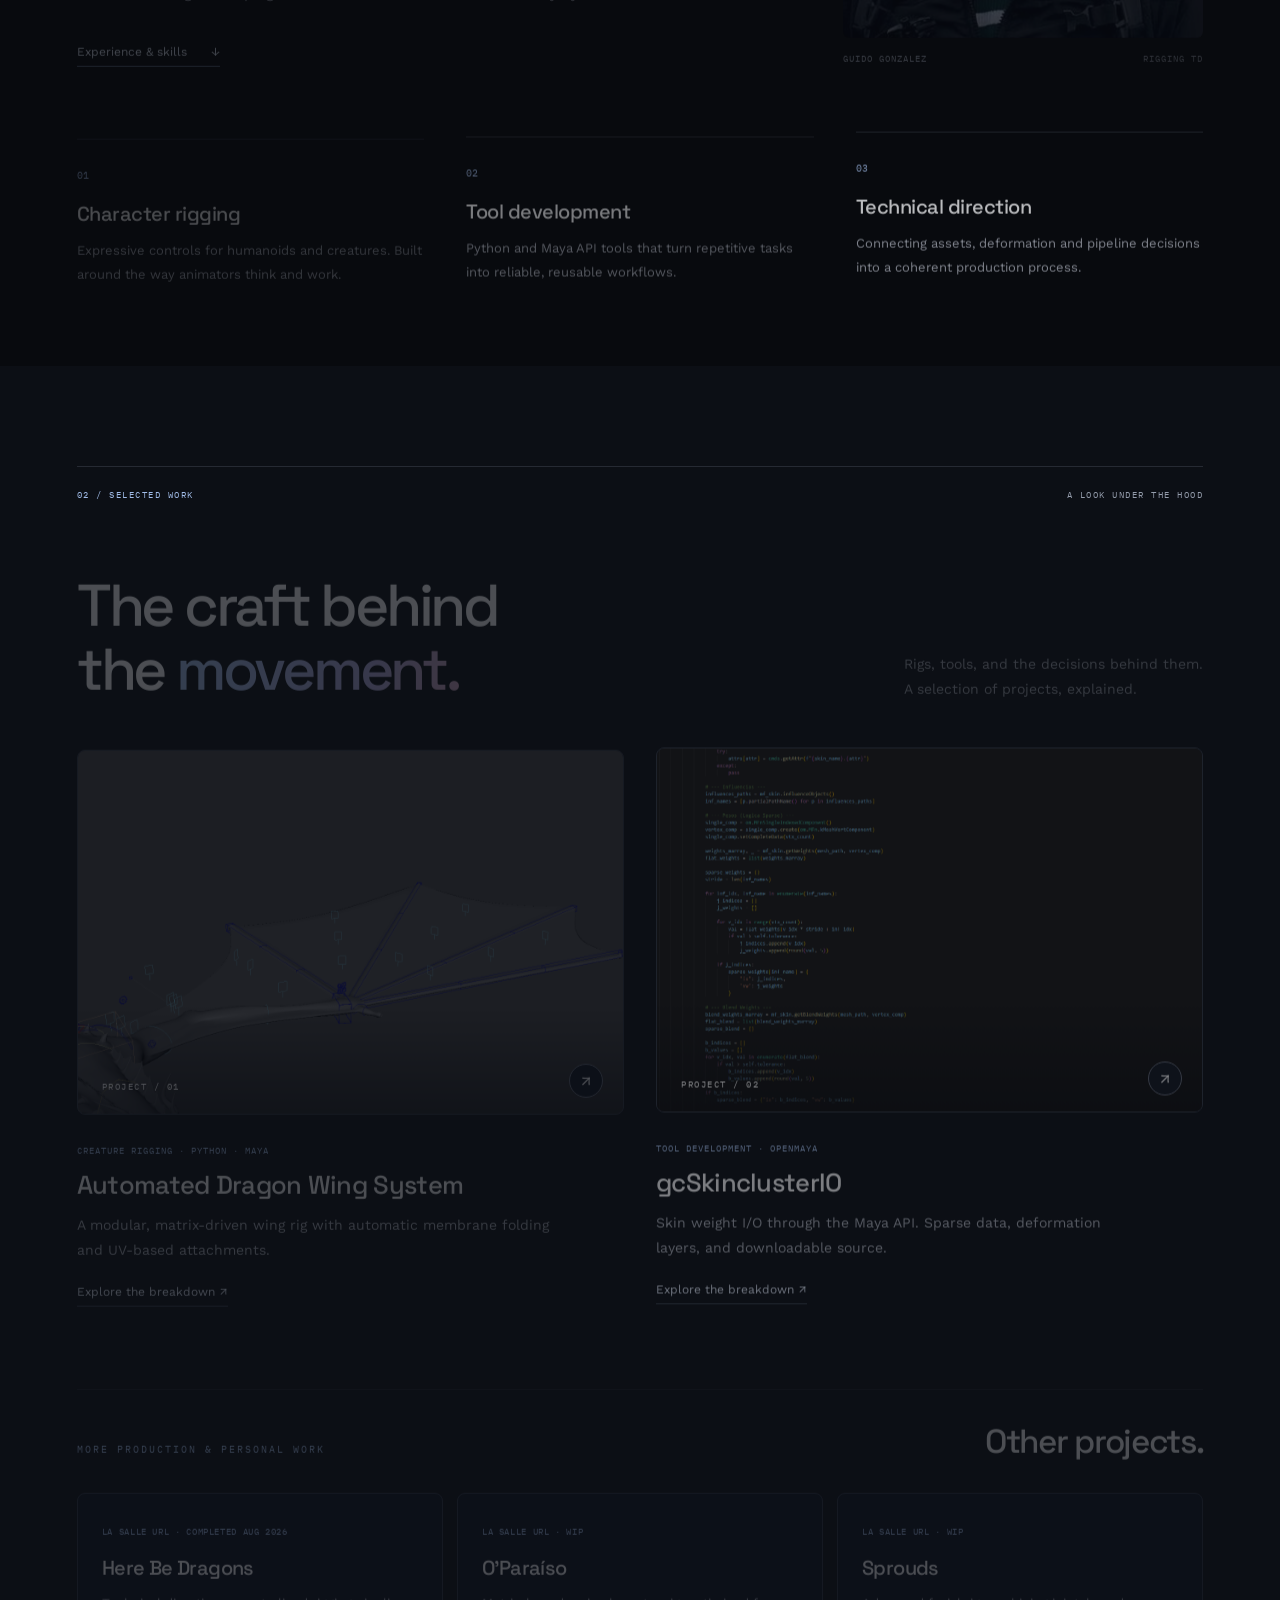
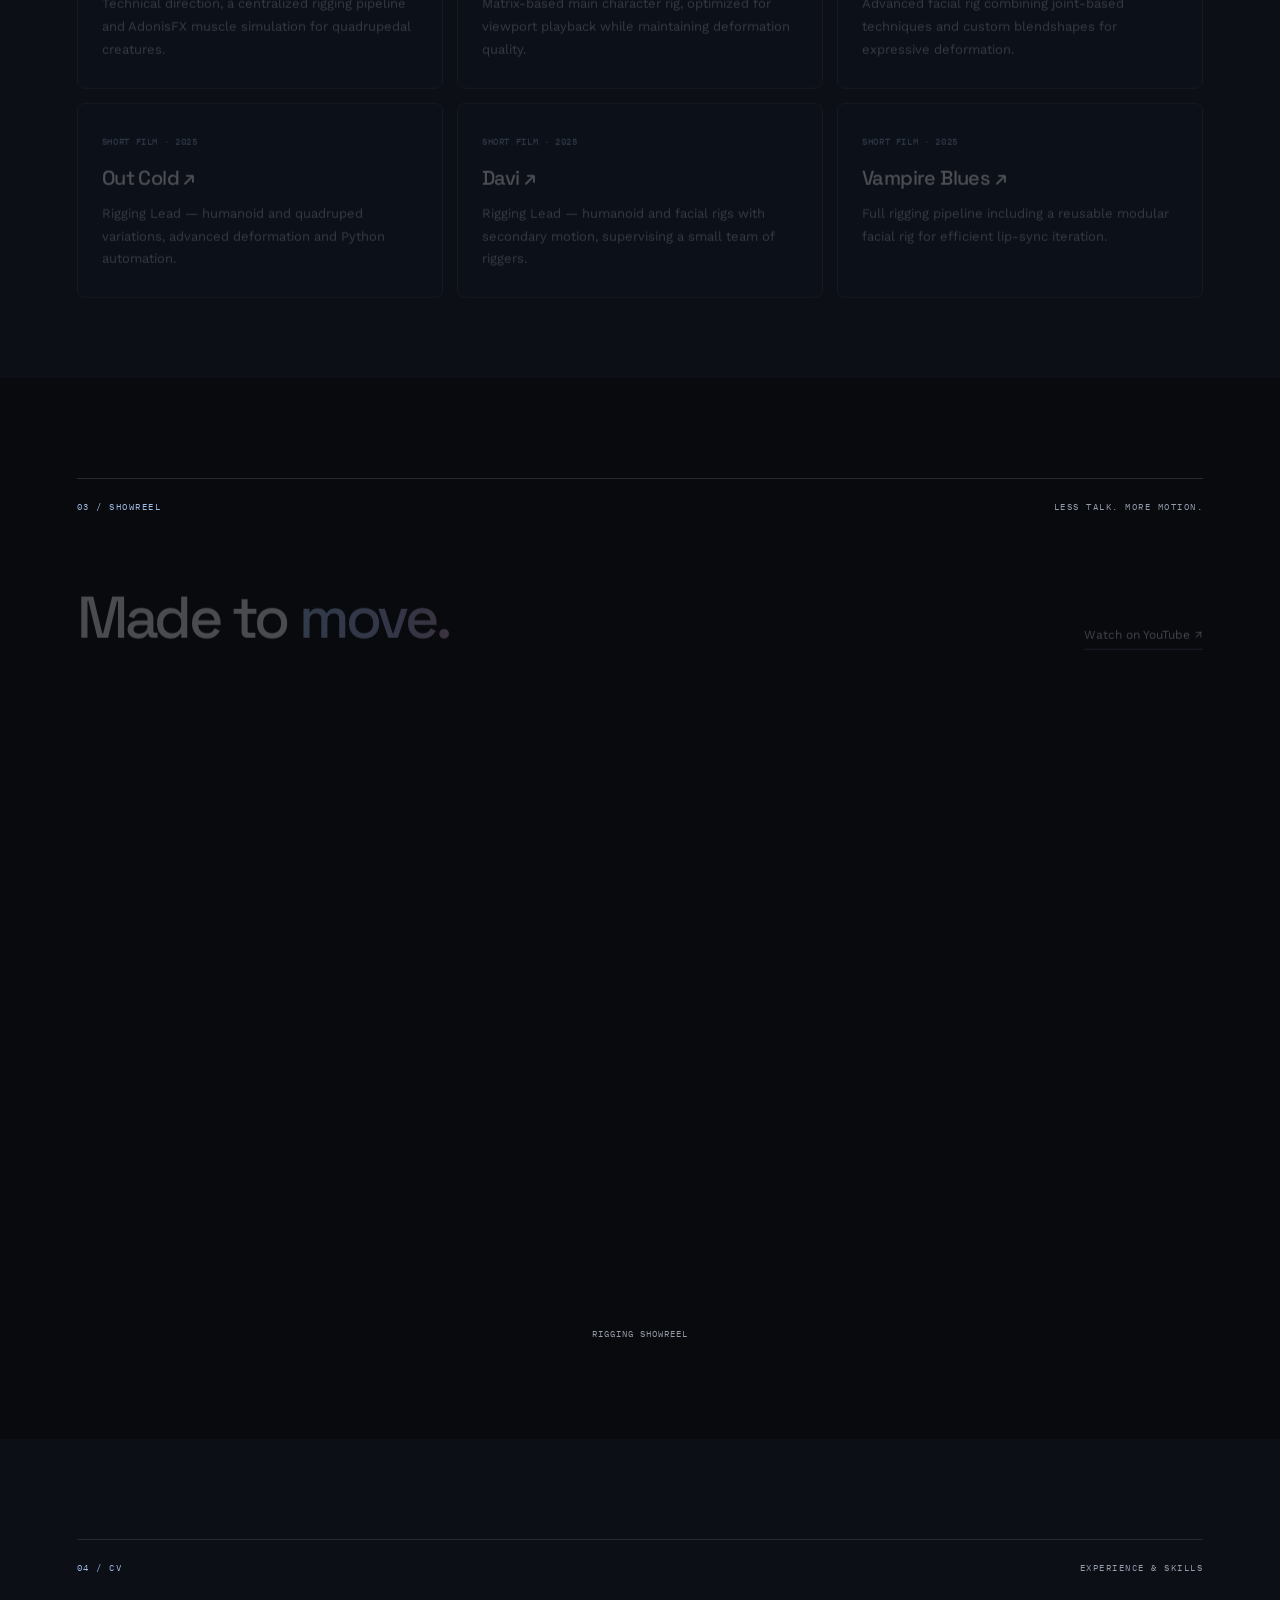
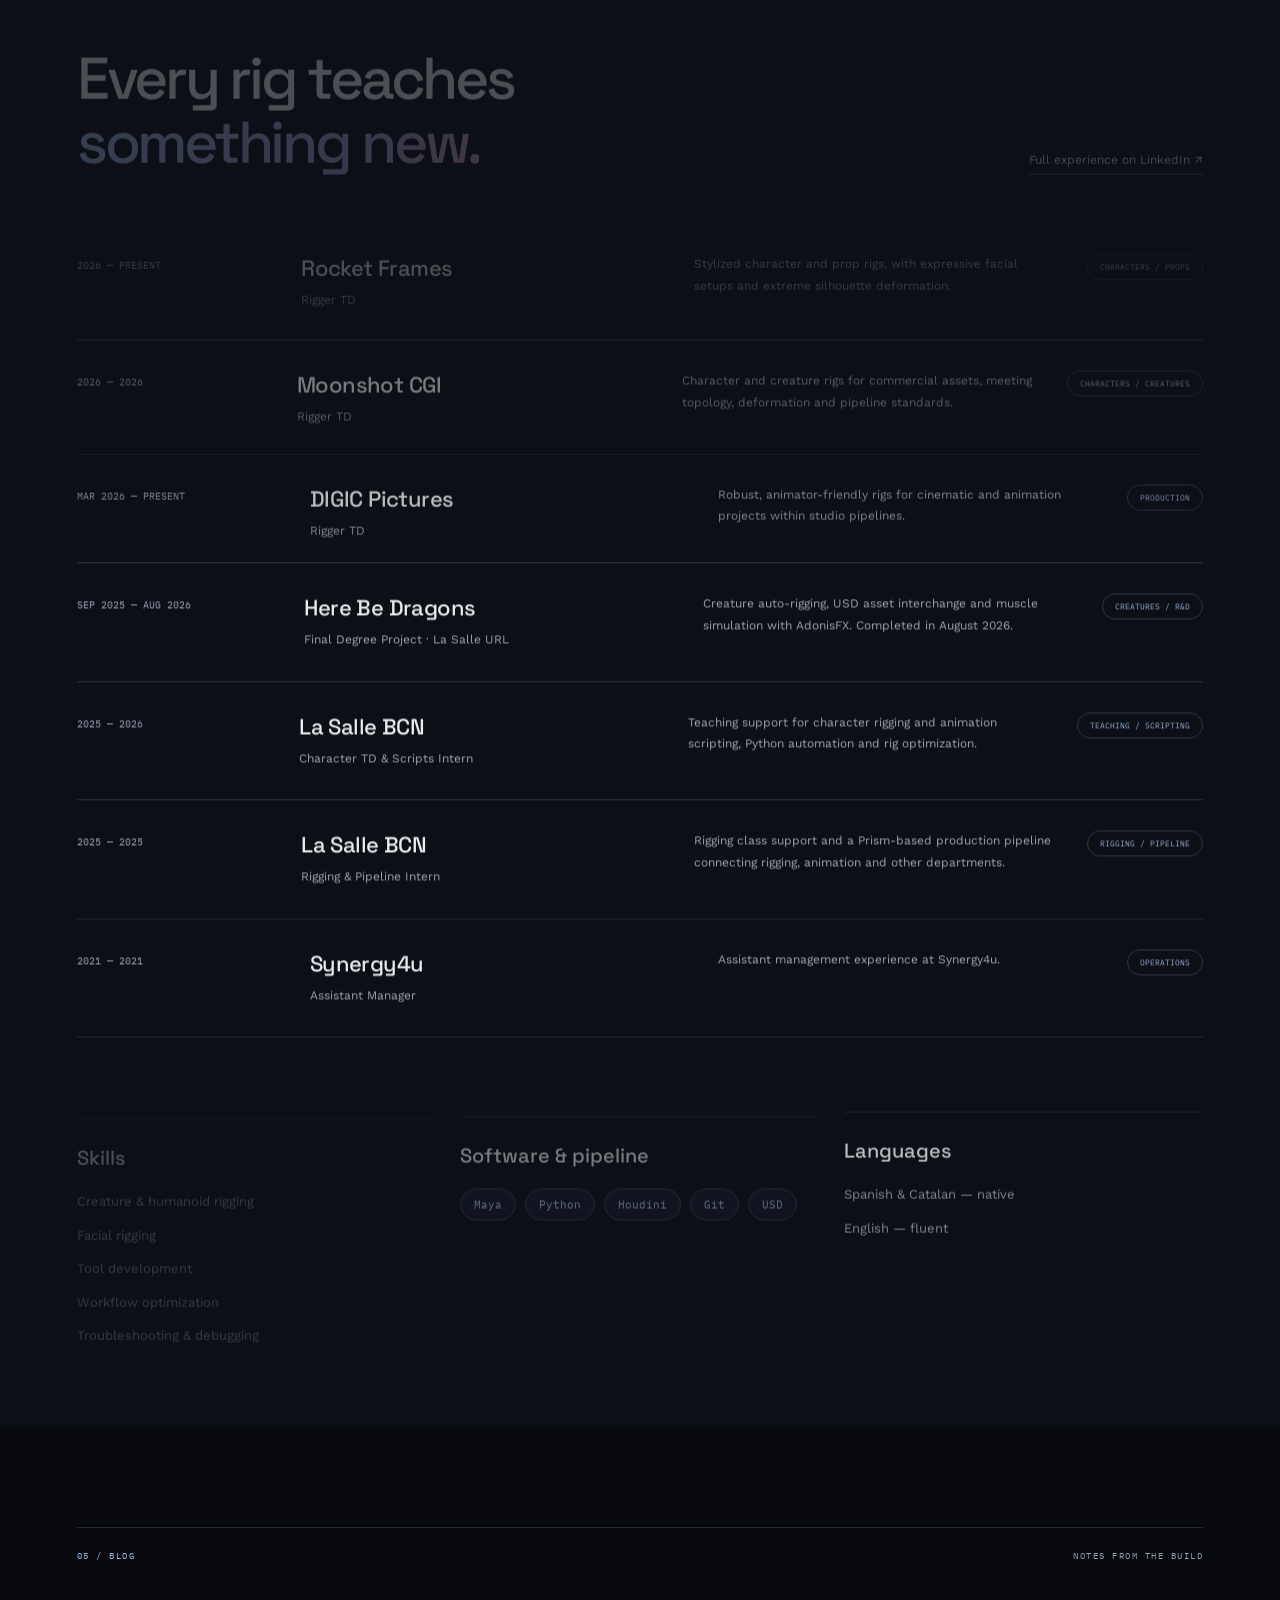
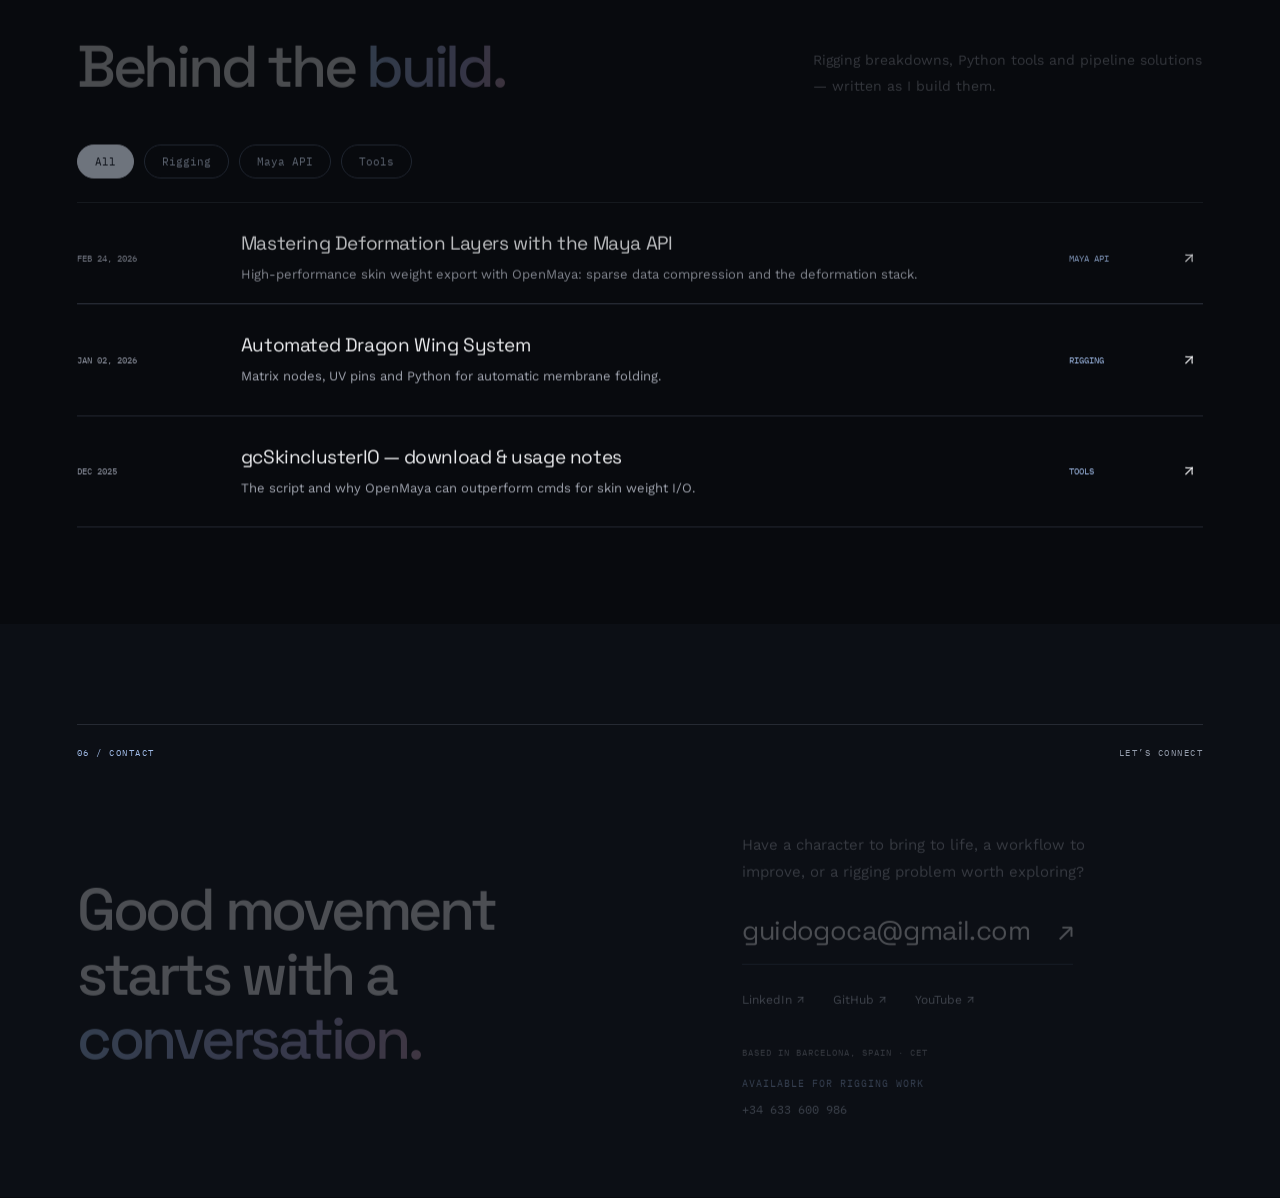
<file: blog.html>
<!DOCTYPE html><html lang="en"><head><meta charset="UTF-8"><meta name="viewport" content="width=device-width, initial-scale=1"><meta http-equiv="refresh" content="0;url=./#blog"><meta name="robots" content="noindex,follow"><link rel="canonical" href="https://guidogonzalez.cat/#blog"><title>Blog — Guido Gonzalez</title><style>body{margin:0;min-height:100vh;display:grid;place-items:center;background:#080a0e;color:#f2f3f5;font:16px system-ui,sans-serif;text-align:center}a{color:#a1bce8}</style></head><body><p>This section is now on the main portfolio.<br><a href="./#blog">Go to Blog</a></p></body></html>
</file>
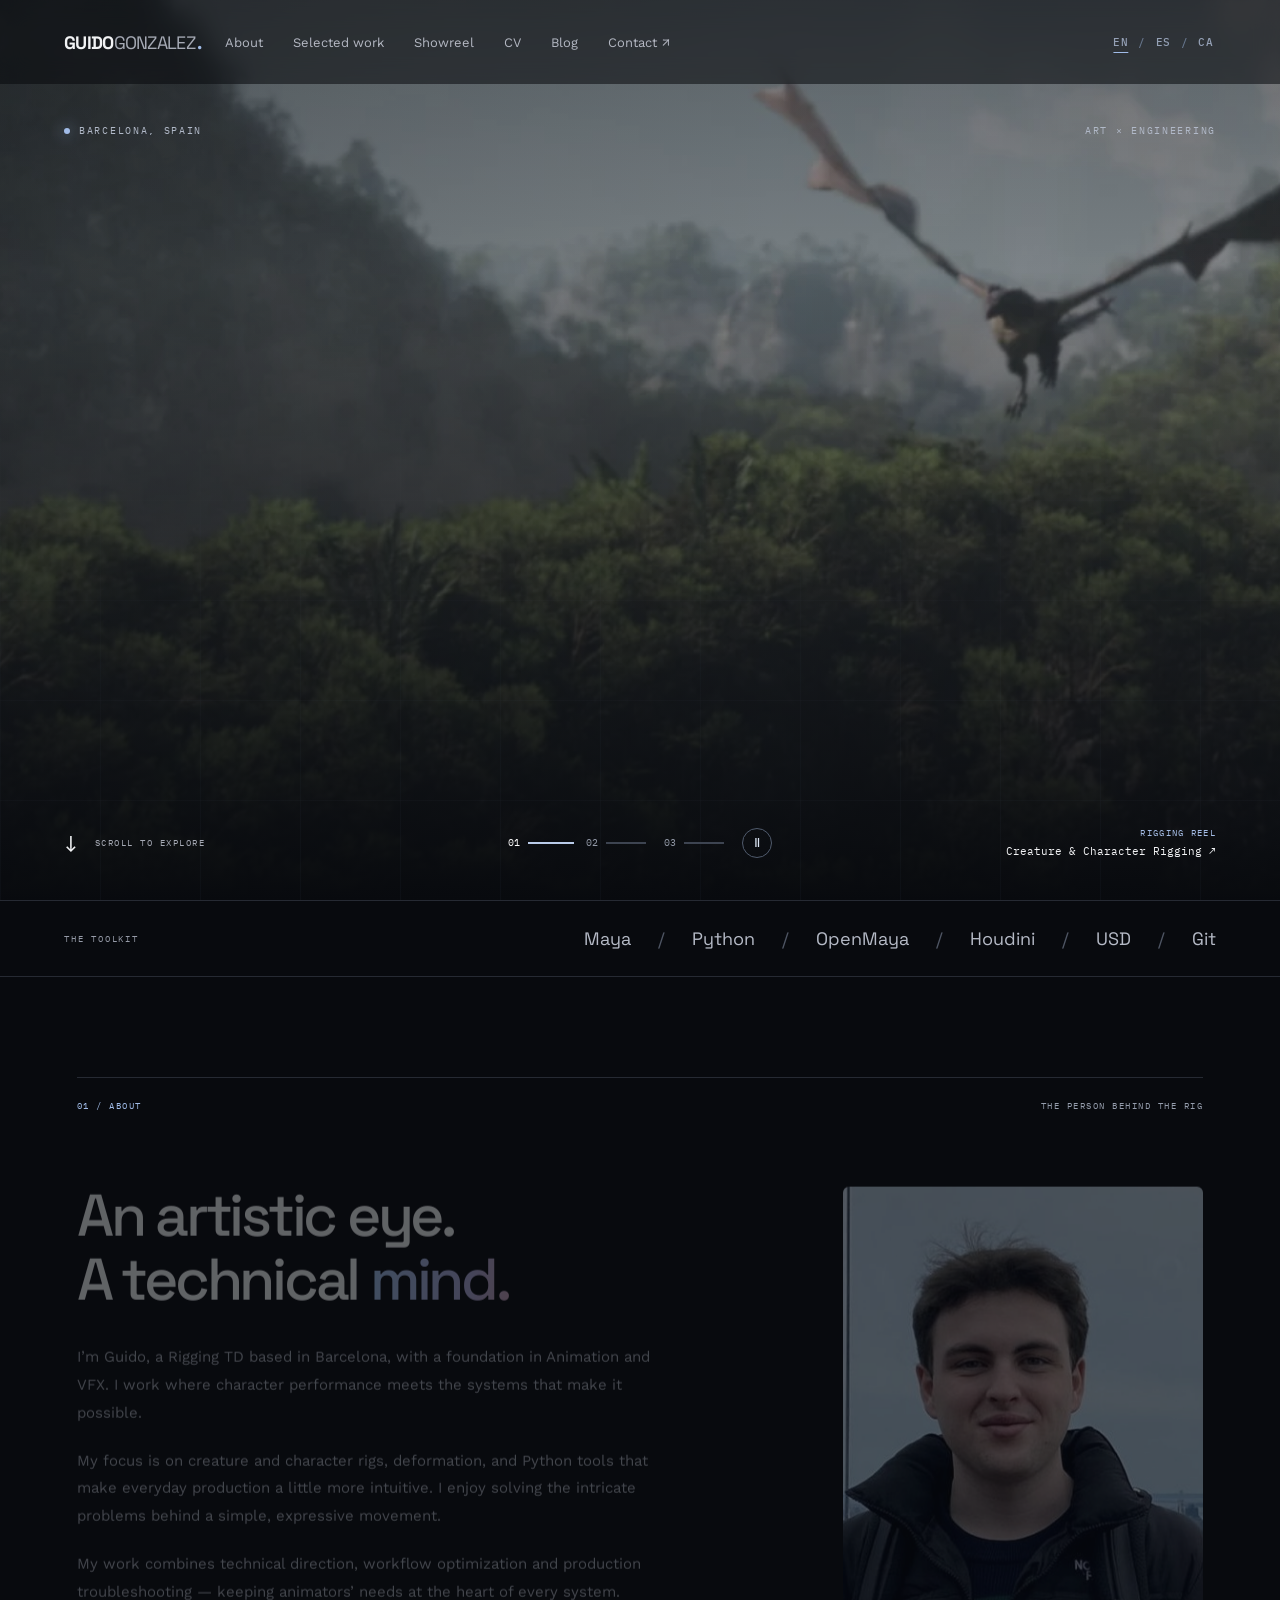
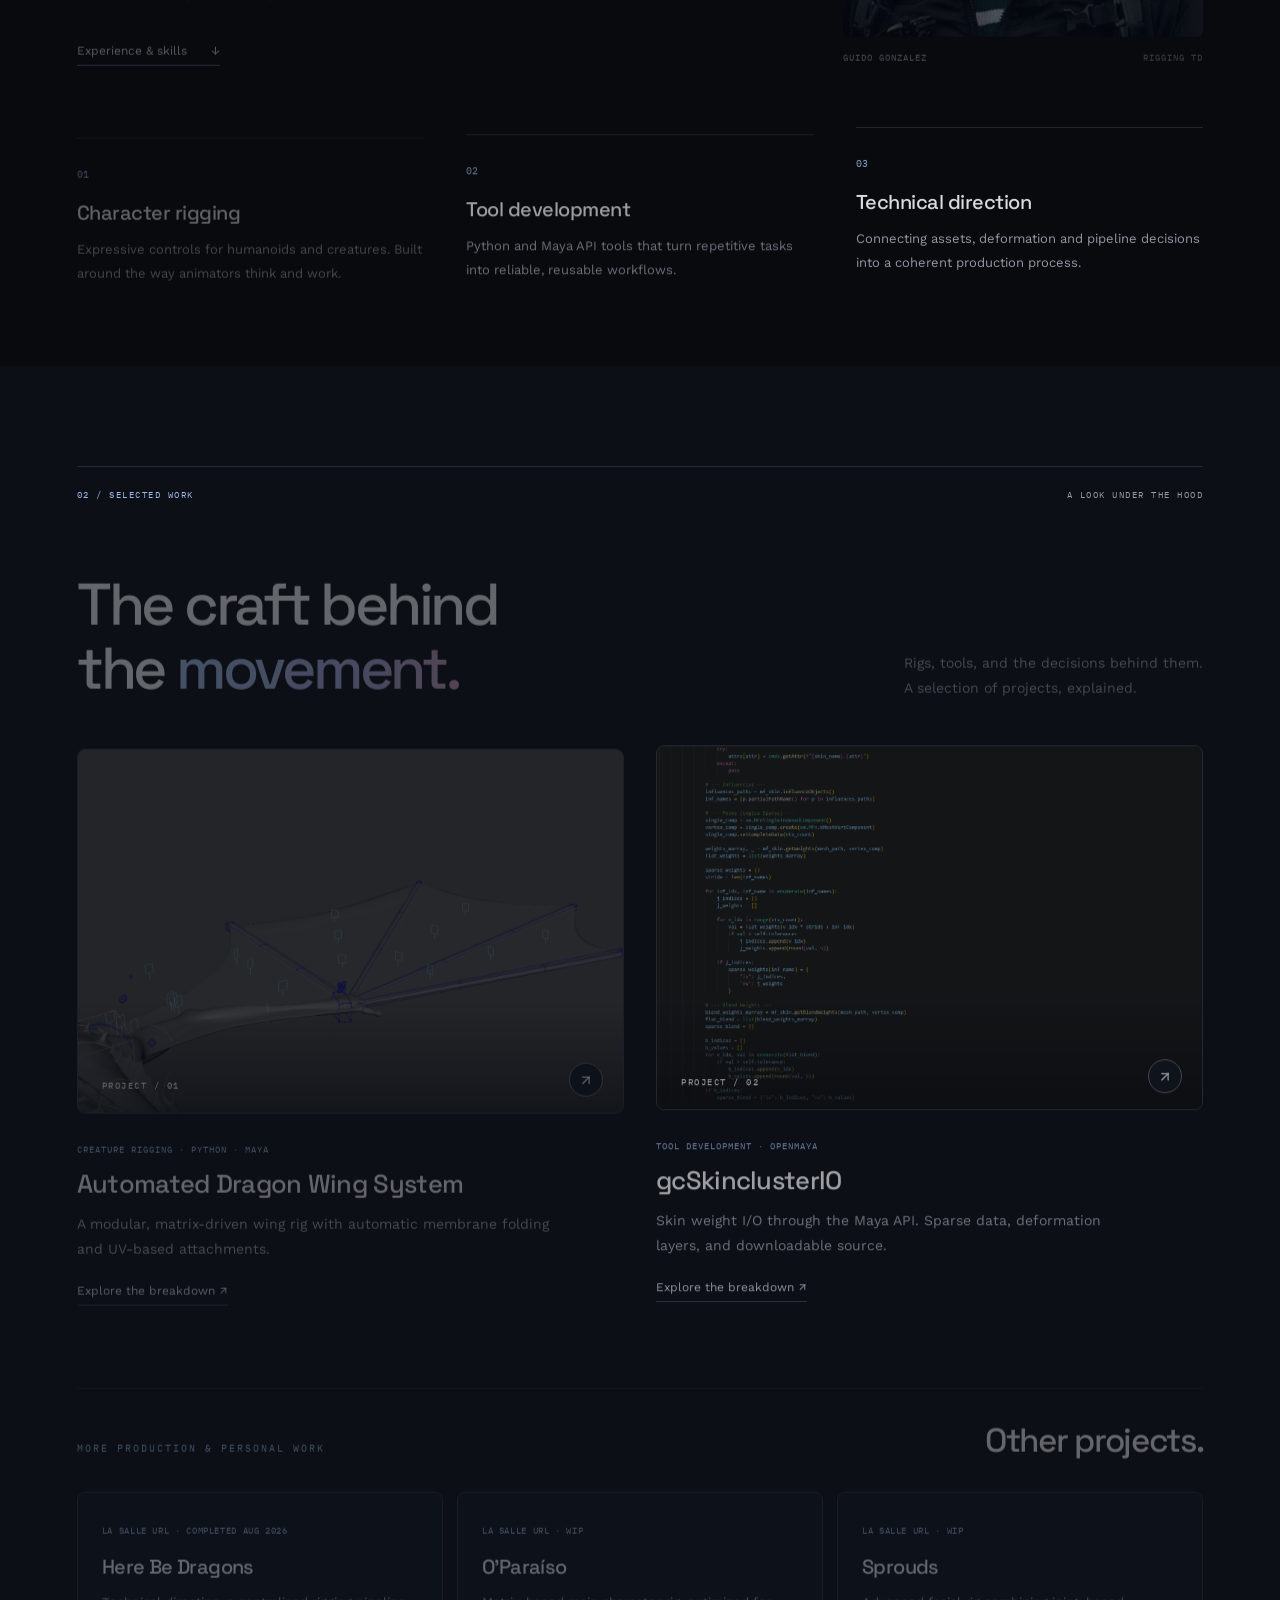
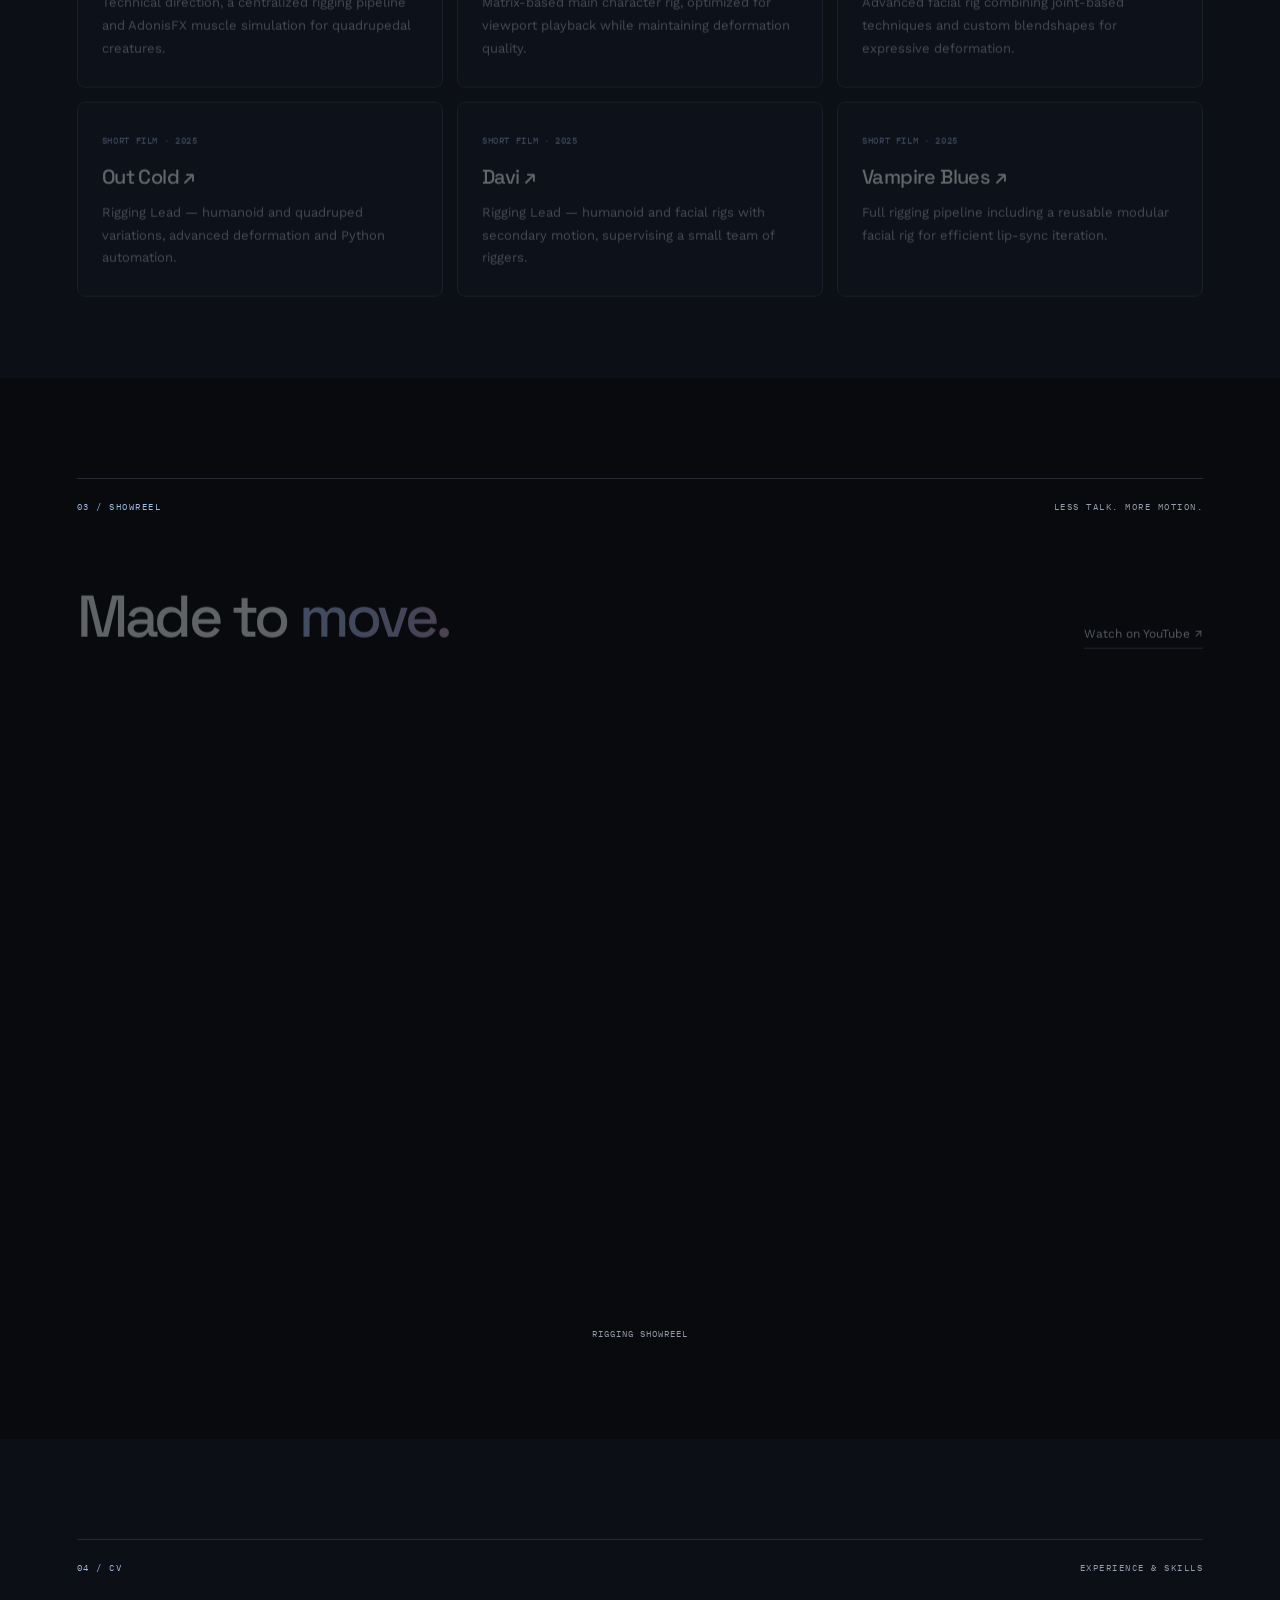
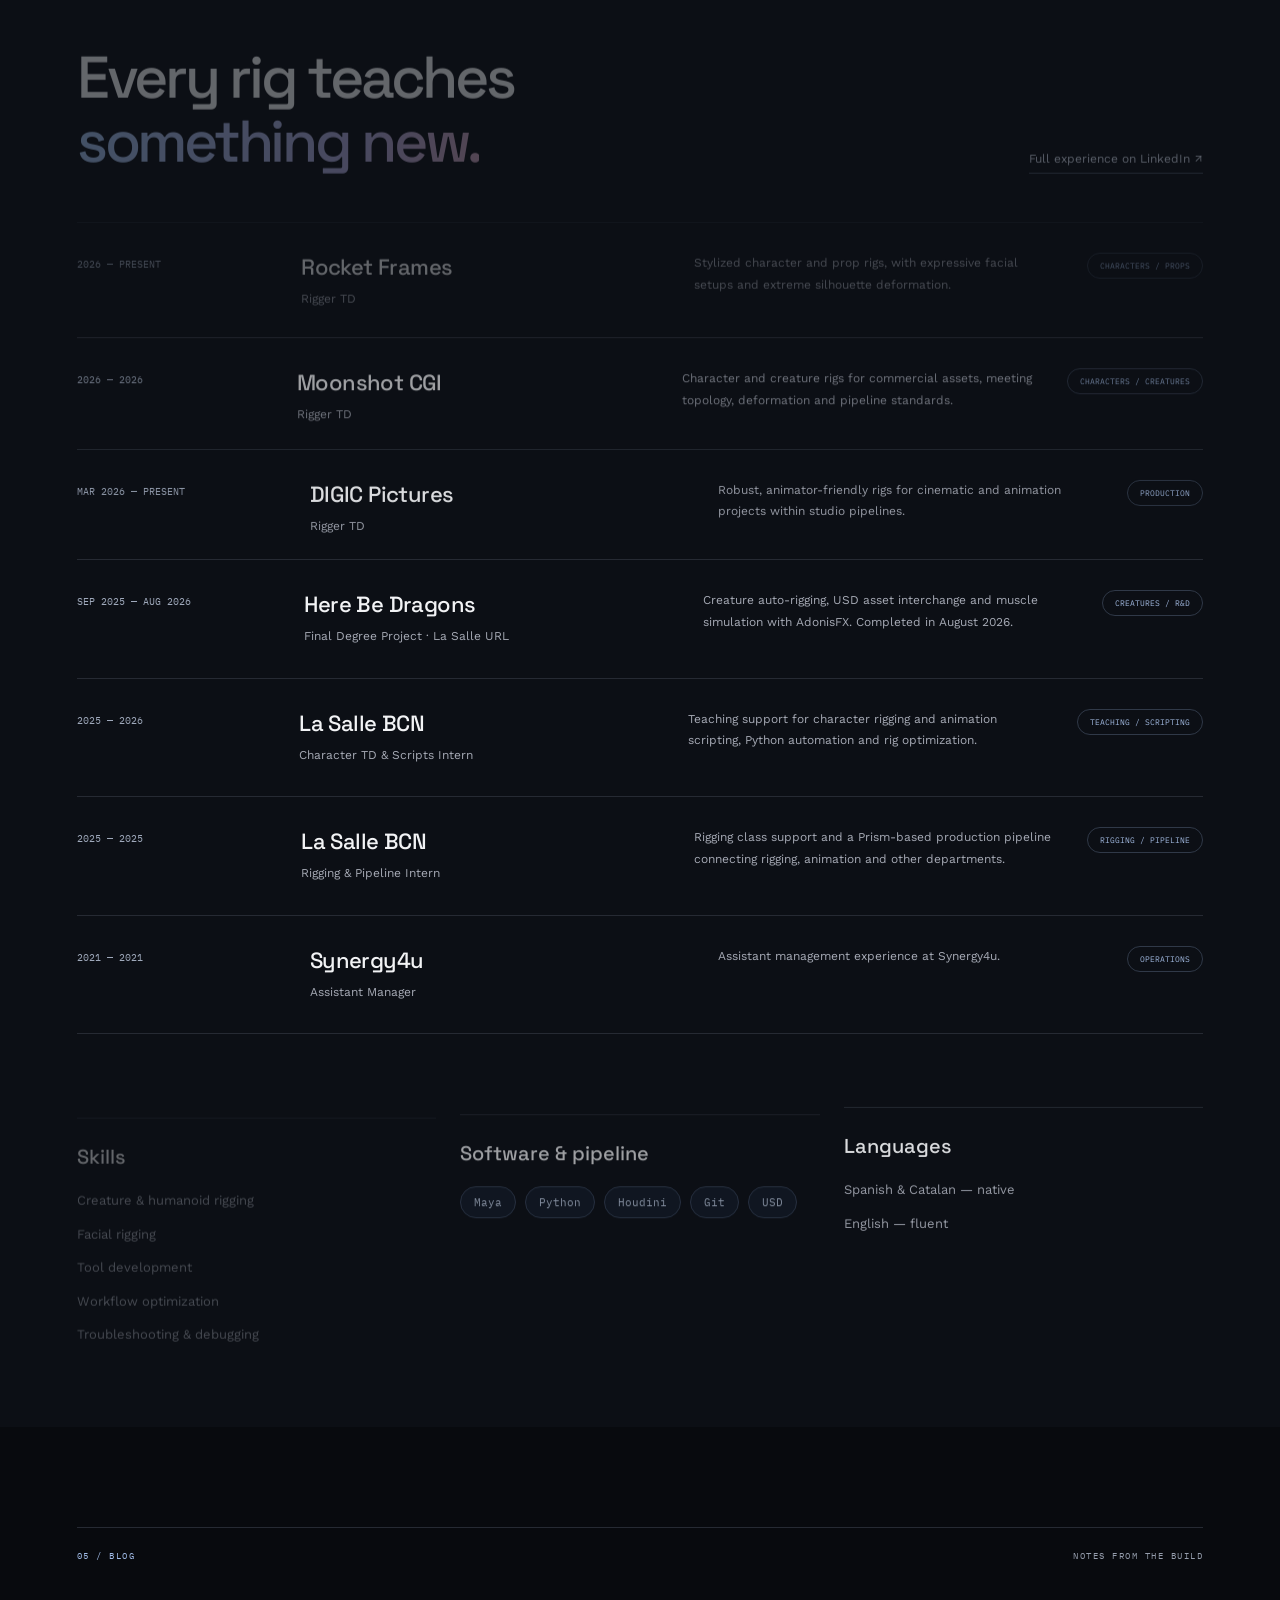
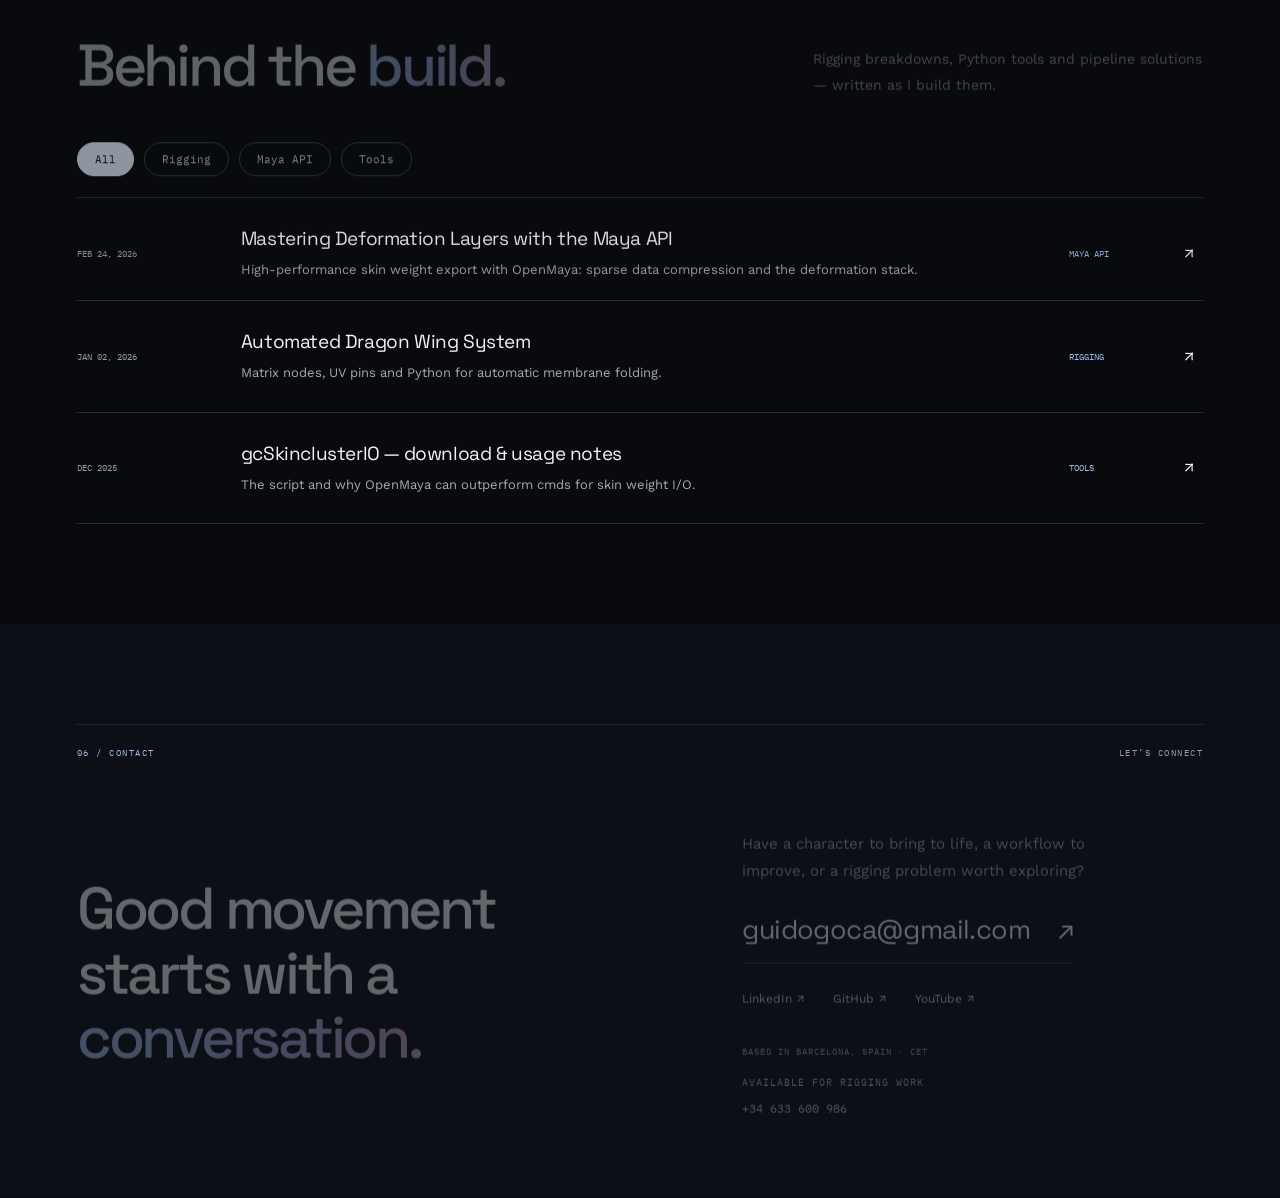
<file: contact.html>
<!DOCTYPE html><html lang="en"><head><meta charset="UTF-8"><meta name="viewport" content="width=device-width, initial-scale=1"><meta http-equiv="refresh" content="0;url=./#contact"><meta name="robots" content="noindex,follow"><link rel="canonical" href="https://guidogonzalez.cat/#contact"><title>Contact — Guido Gonzalez</title><style>body{margin:0;min-height:100vh;display:grid;place-items:center;background:#080a0e;color:#f2f3f5;font:16px system-ui,sans-serif;text-align:center}a{color:#a1bce8}</style></head><body><p>This section is now on the main portfolio.<br><a href="./#contact">Go to Contact</a></p></body></html>
</file>
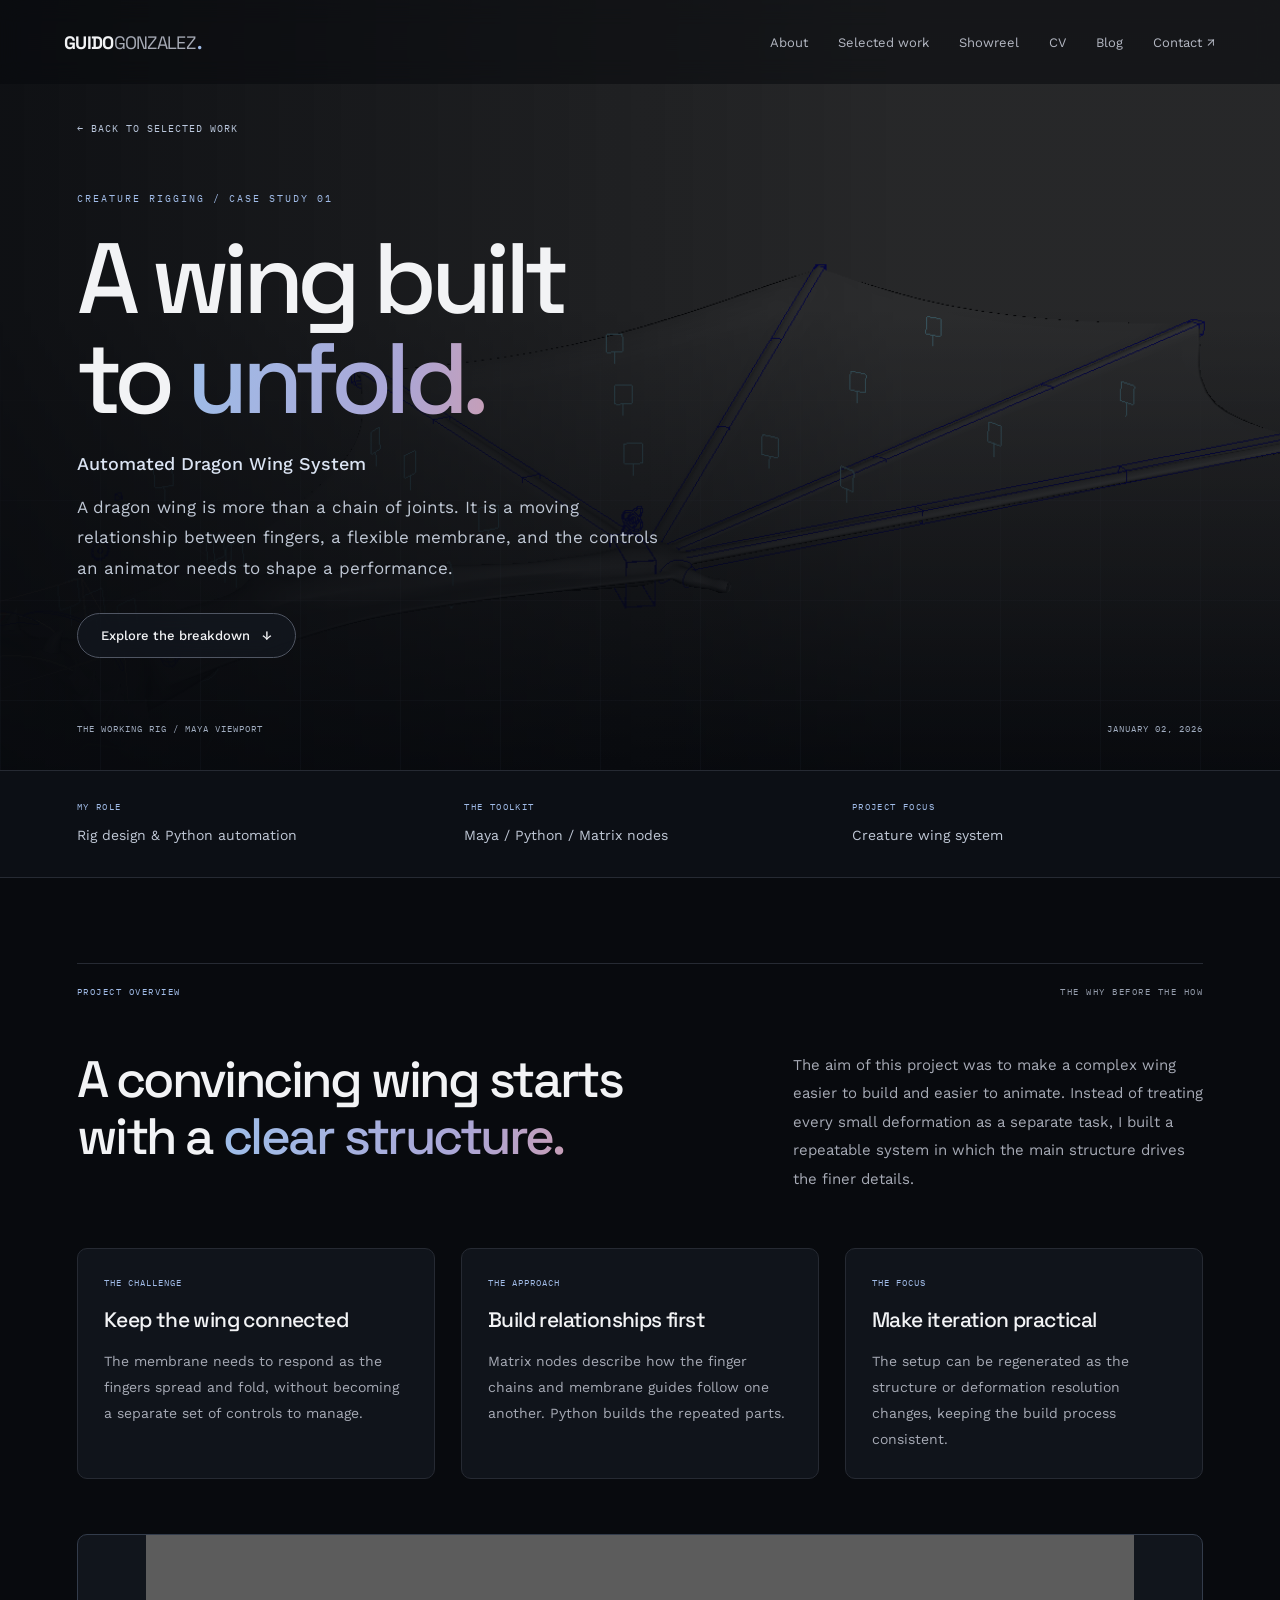
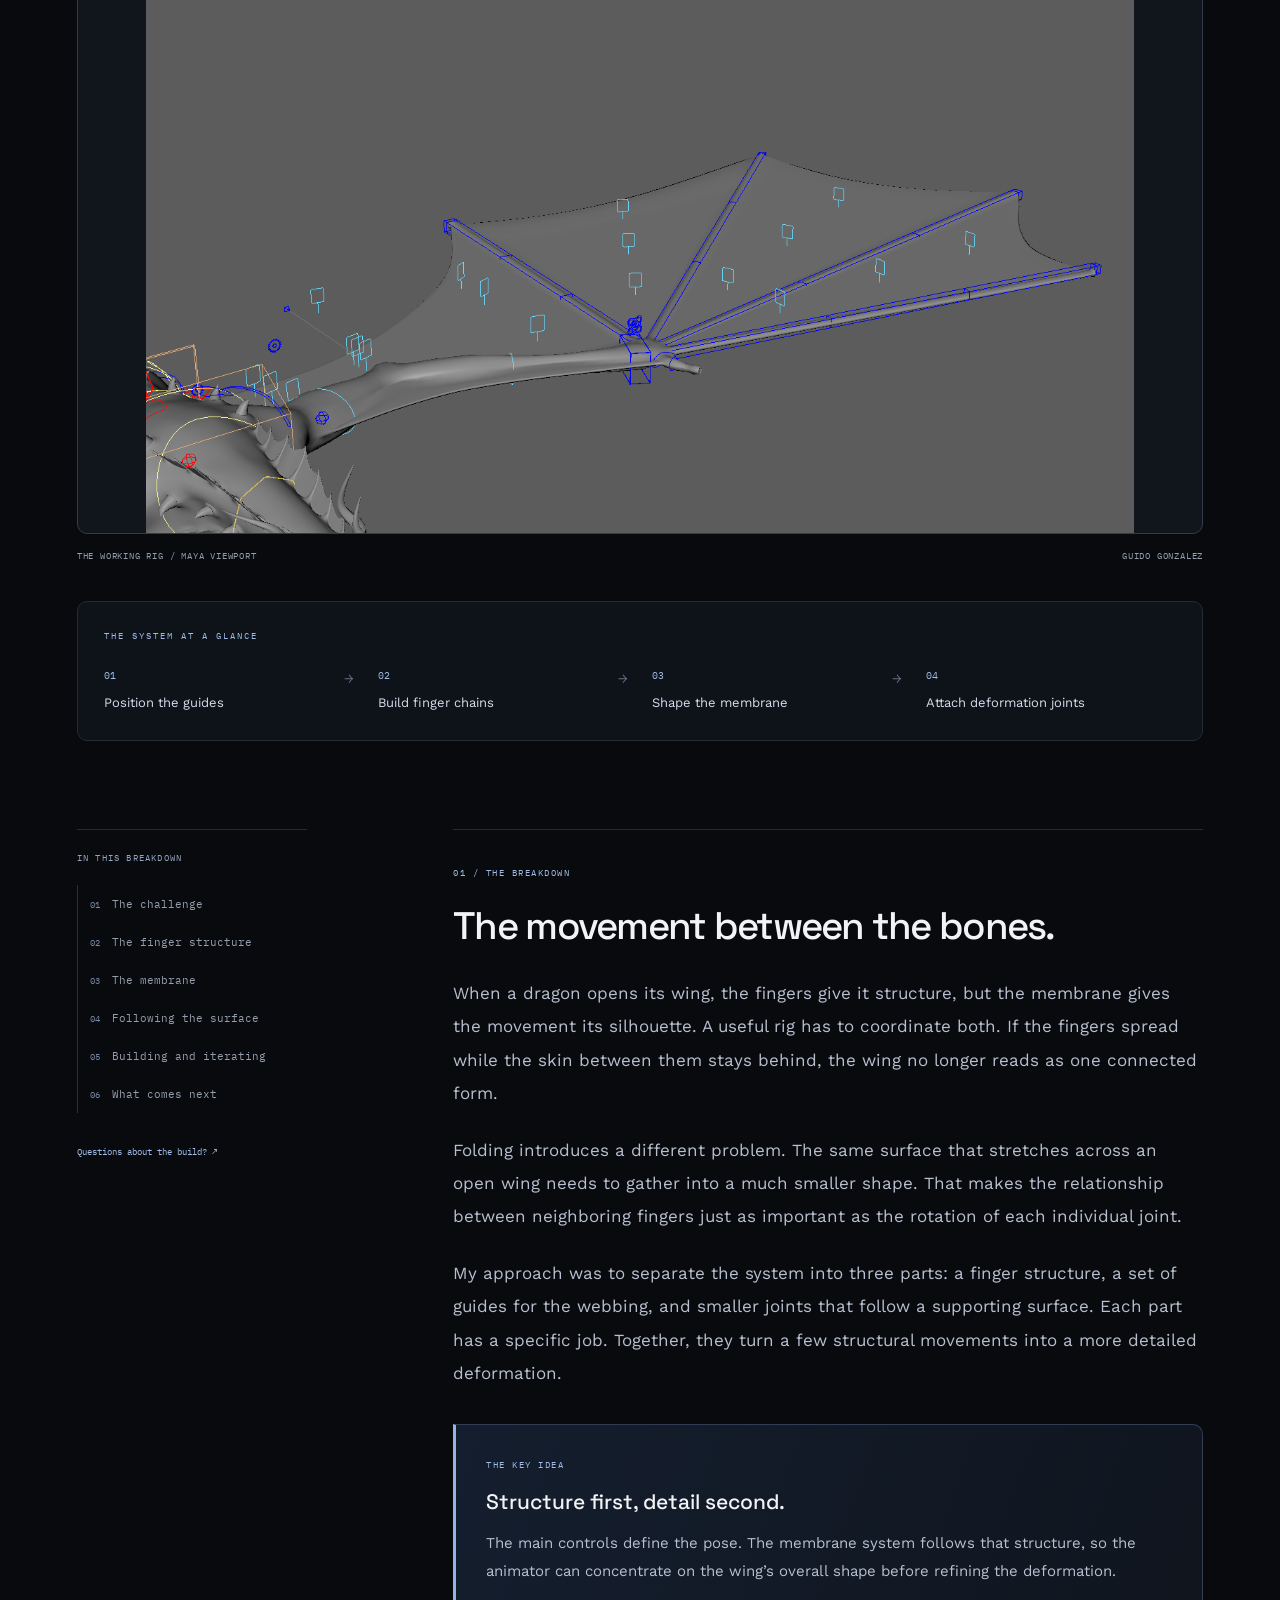
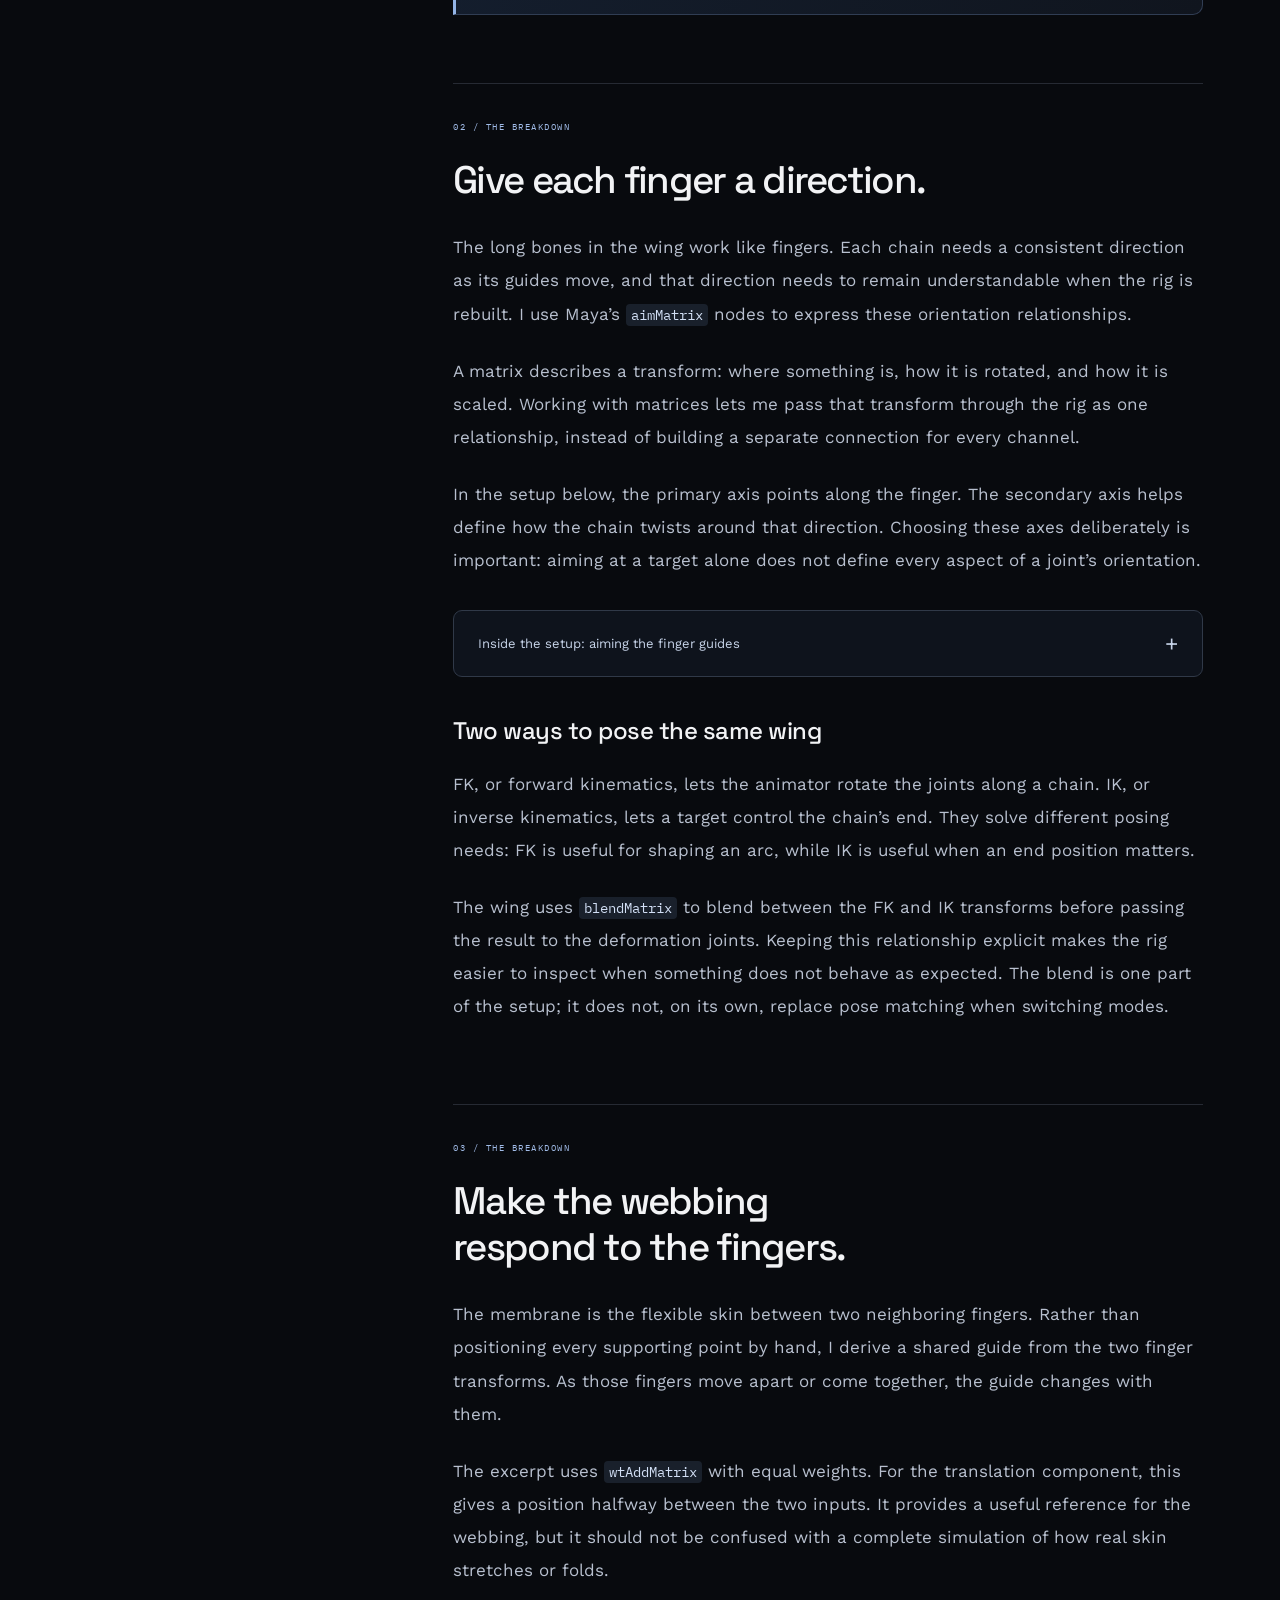
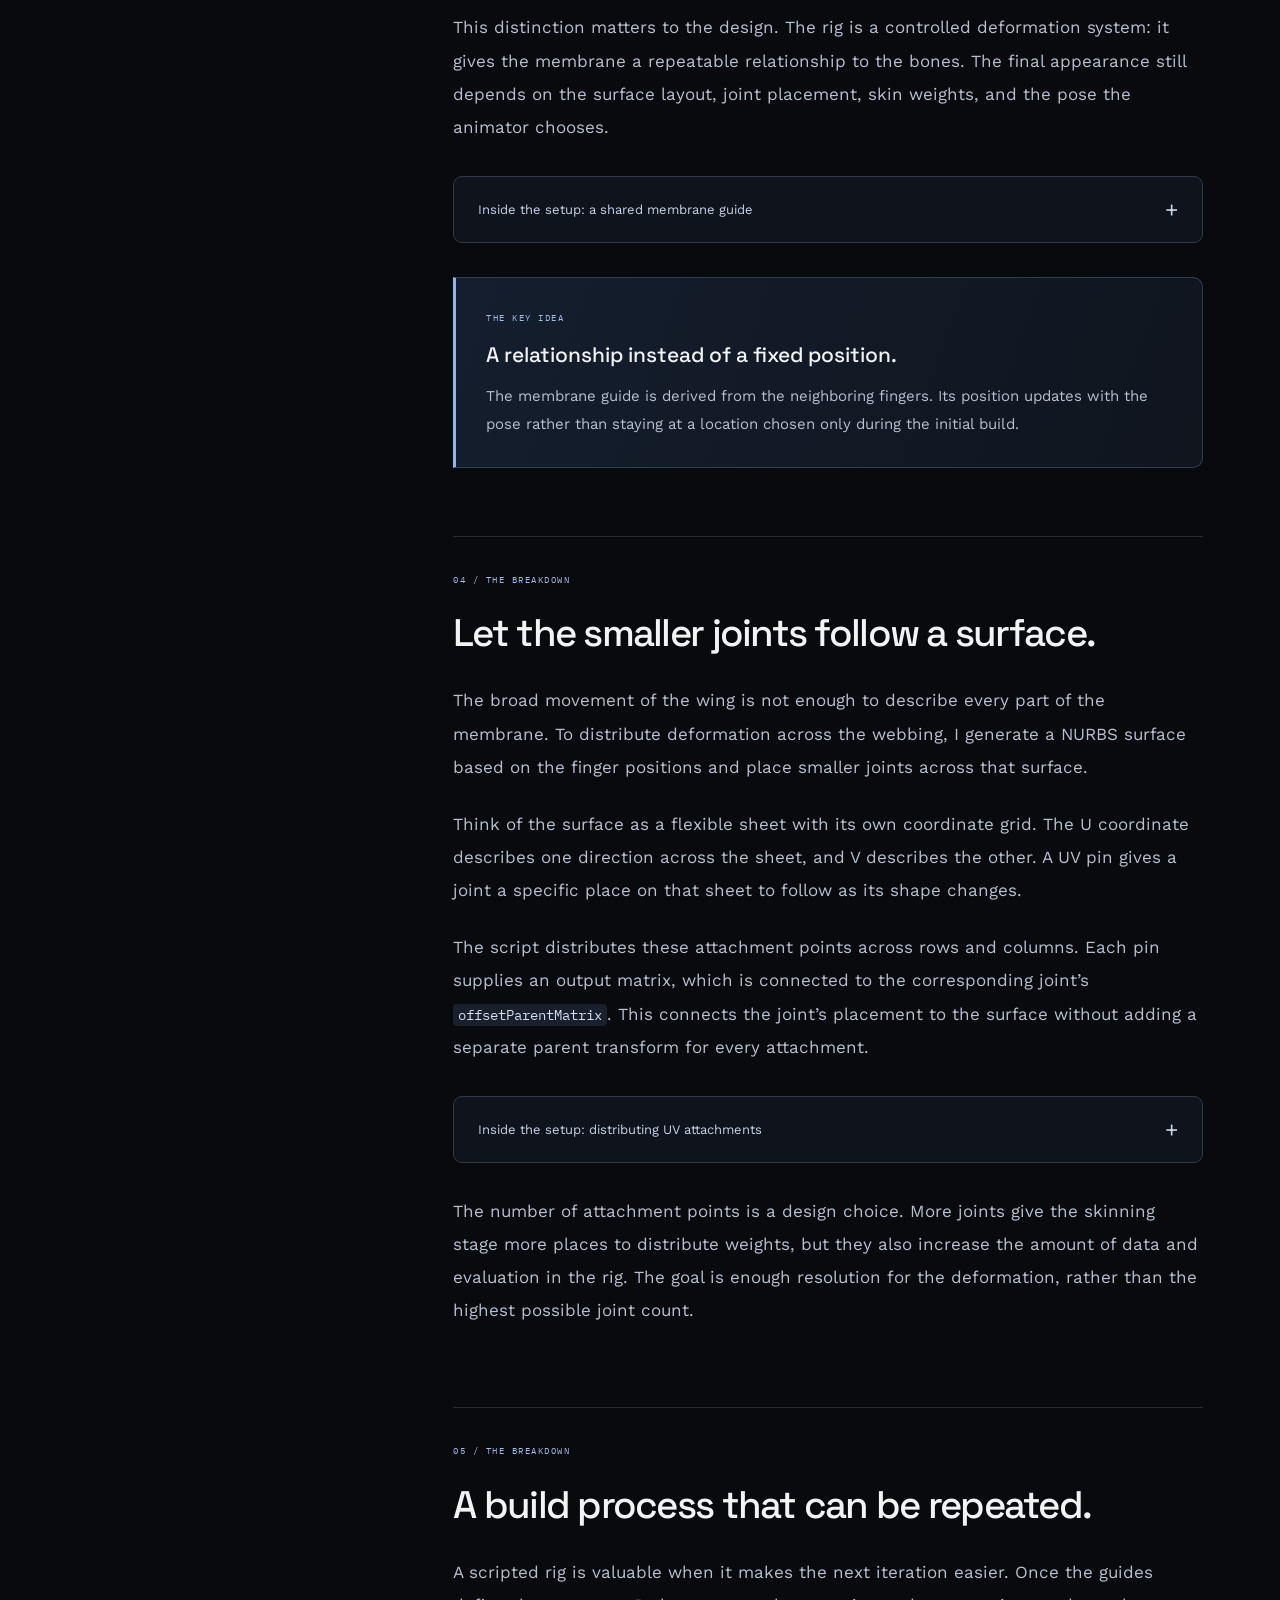
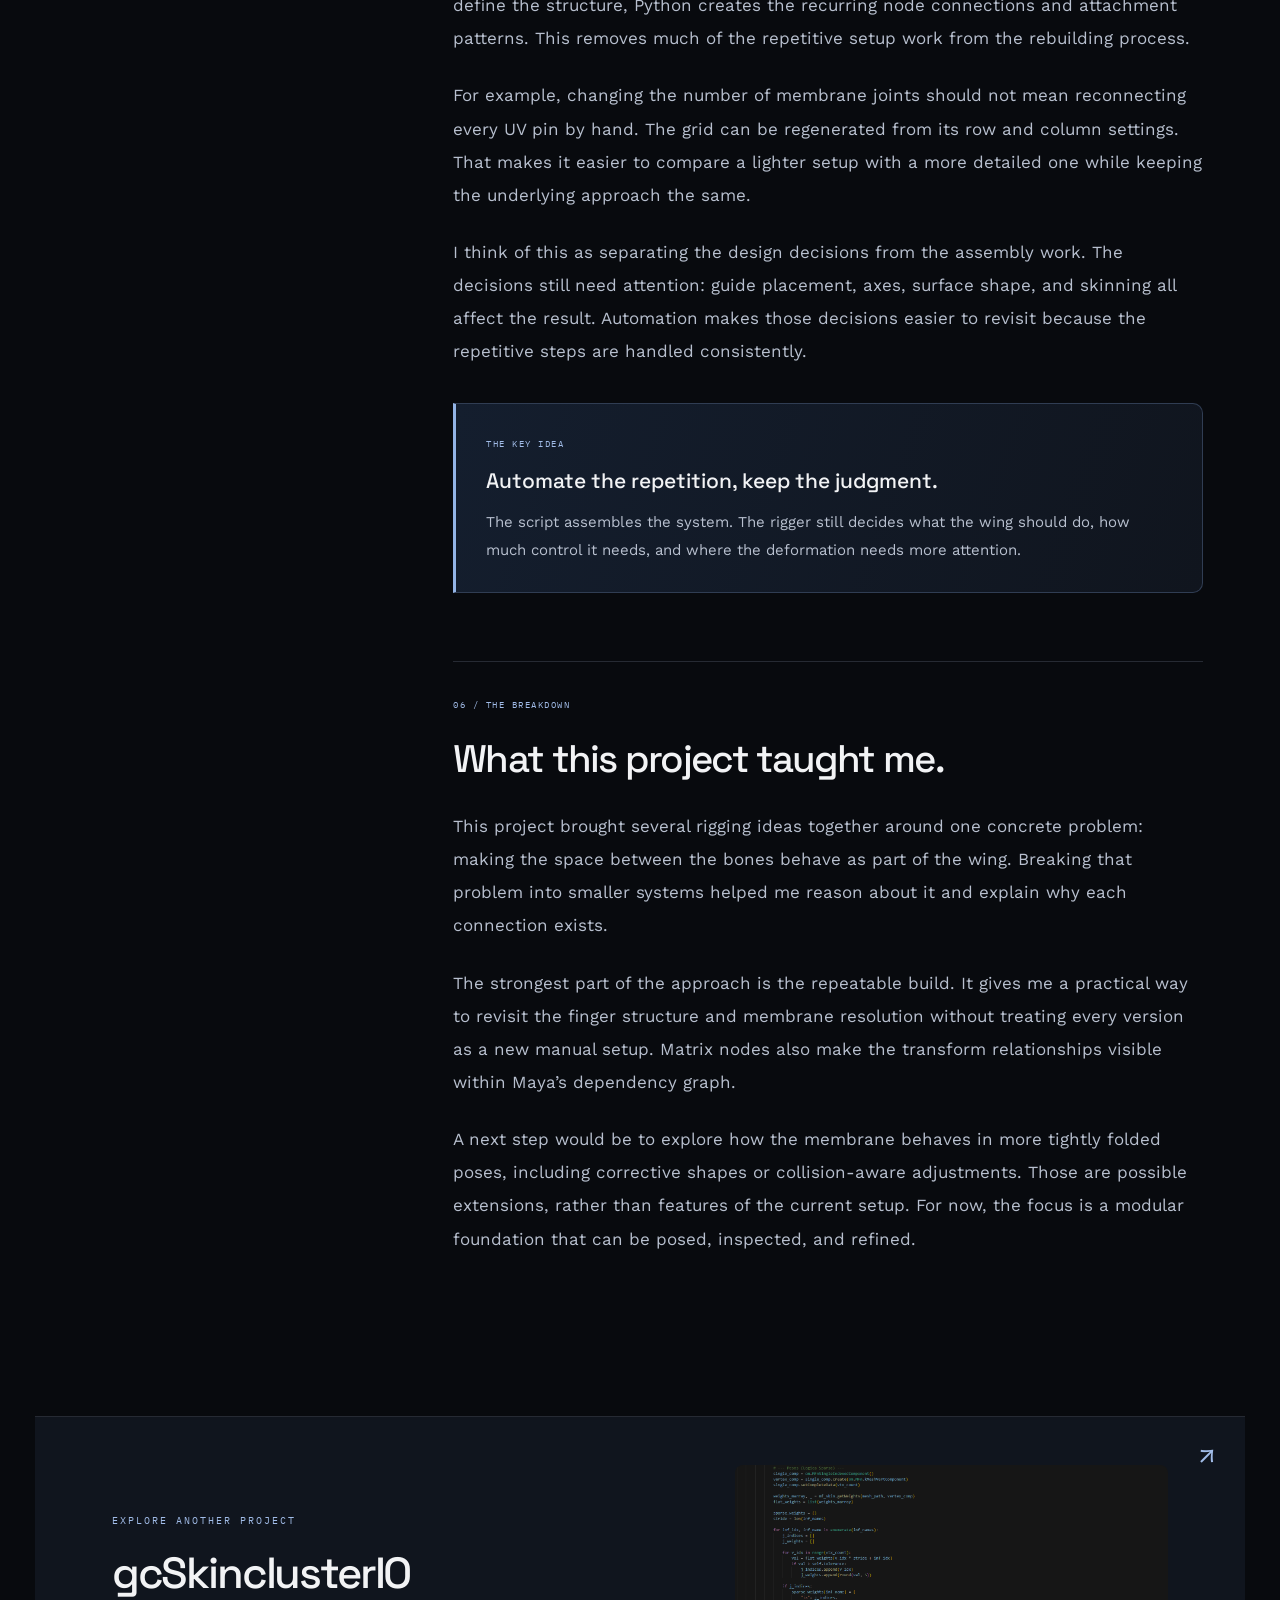
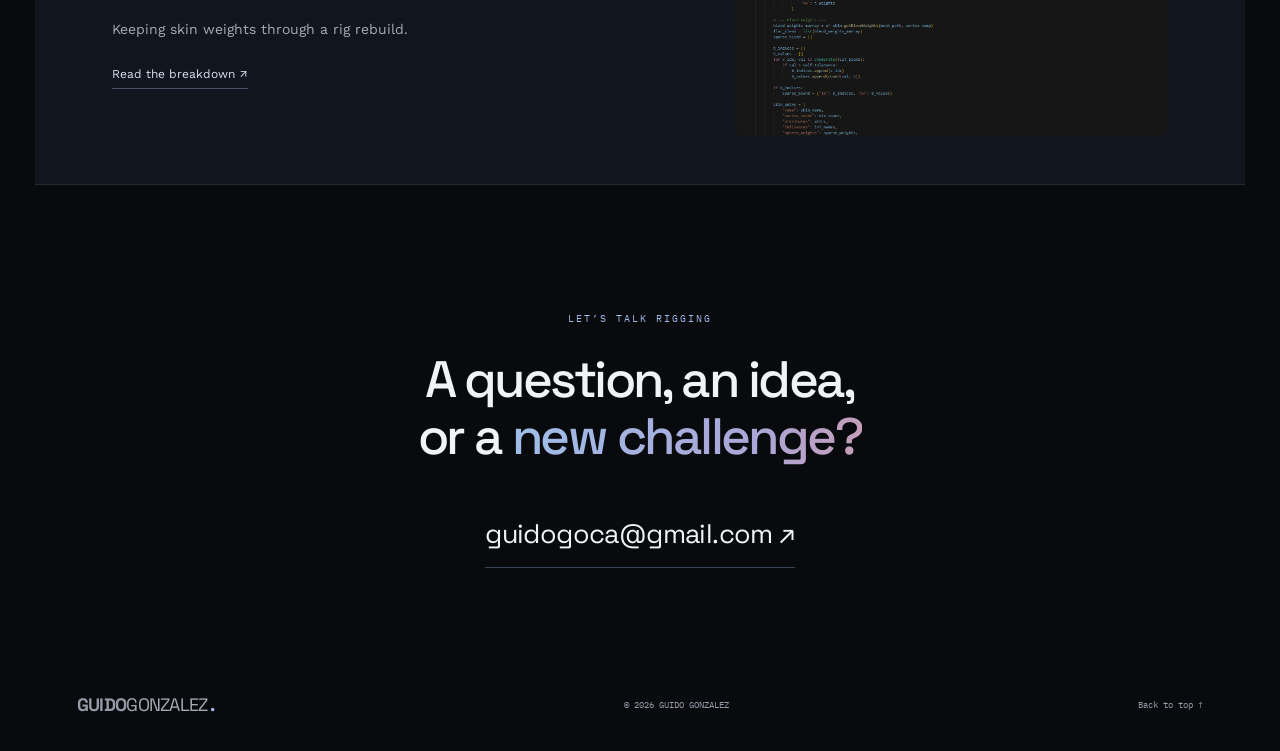
<file: posts/dragon_wings.html>
<!DOCTYPE html>
<html lang="en" data-theme="black">
<head>
<meta charset="UTF-8"><meta name="viewport" content="width=device-width, initial-scale=1.0"><meta name="theme-color" content="#080a0e">
<title>Automated Dragon Wing System — Guido Gonzalez</title><meta name="description" content="A modular dragon wing rig explained: matrix-driven fingers, responsive membranes and UV-pinned deformation.">
<link rel="icon" href="../assets/favicon.svg" type="image/svg+xml">
<link rel="preconnect" href="https://fonts.googleapis.com"><link rel="preconnect" href="https://fonts.gstatic.com" crossorigin>
<link rel="stylesheet" href="https://fonts.googleapis.com/css2?family=Space+Grotesk:wght@400;500;600;700&family=IBM+Plex+Mono:wght@400;500&family=Work+Sans:wght@300;400;500;600&display=swap">
<link rel="stylesheet" href="../css/style.css"><link rel="stylesheet" href="../css/works.css"><script src="../js/main.js" defer></script>
</head>
<body class="case-page" id="top">
<a class="skip-link" href="#main">Skip to content</a>
<nav class="nav home-nav case-nav" aria-label="Main navigation"><a class="nav-logo" href="../index.html">GUIDO<span>GONZALEZ</span><span class="logo-dot">.</span></a><div class="nav-links"><a href="../index.html#about">About</a><a href="../index.html#work">Selected work</a><a href="../index.html#reel">Showreel</a><a href="../index.html#cv">CV</a><a href="../index.html#blog">Blog</a><a href="../index.html#contact">Contact ↗</a></div></nav>
<main id="main">
<header class="case-hero">
<div class="case-backdrop" aria-hidden="true"><img src="../assets/wings_image.png" alt="" fetchpriority="high"></div>
<div class="hero-grid" aria-hidden="true"></div>
<a class="case-back" href="../index.html#work">← BACK TO SELECTED WORK</a>
<div class="case-copy"><p class="eyebrow">CREATURE RIGGING / CASE STUDY 01</p><h1>A wing built<br>to <span class="gradient-text">unfold.</span></h1><p class="case-subtitle">Automated Dragon Wing System</p><p class="case-intro">A dragon wing is more than a chain of joints. It is a moving relationship between fingers, a flexible membrane, and the controls an animator needs to shape a performance.</p><a class="pill-button" href="#overview">Explore the breakdown <span aria-hidden="true">↓</span></a></div>
<div class="case-hero-caption"><span>THE WORKING RIG / MAYA VIEWPORT</span><span>JANUARY 02, 2026</span></div>
</header>
<dl class="case-facts"><div><dt>MY ROLE</dt><dd>Rig design &amp; Python automation</dd></div><div><dt>THE TOOLKIT</dt><dd>Maya / Python / Matrix nodes</dd></div><div><dt>PROJECT FOCUS</dt><dd>Creature wing system</dd></div></dl>
<section class="case-overview" aria-labelledby="overview-heading"><div class="section-label"><span>PROJECT OVERVIEW</span><span>THE WHY BEFORE THE HOW</span></div><div class="section-heading reveal"><h2 id="overview-heading">A convincing wing starts<br>with a <span class="gradient-text">clear structure.</span></h2><p>The aim of this project was to make a complex wing easier to build and easier to animate. Instead of treating every small deformation as a separate task, I built a repeatable system in which the main structure drives the finer details.</p></div><div class="case-summary-grid"><article class="reveal"><p class="eyebrow">THE CHALLENGE</p><h3>Keep the wing connected</h3><p>The membrane needs to respond as the fingers spread and fold, without becoming a separate set of controls to manage.</p></article><article class="reveal"><p class="eyebrow">THE APPROACH</p><h3>Build relationships first</h3><p>Matrix nodes describe how the finger chains and membrane guides follow one another. Python builds the repeated parts.</p></article><article class="reveal"><p class="eyebrow">THE FOCUS</p><h3>Make iteration practical</h3><p>The setup can be regenerated as the structure or deformation resolution changes, keeping the build process consistent.</p></article></div>
<figure class="case-figure reveal"><img src="../assets/wings_image.png" alt="Dragon wing geometry, finger chains and animation controls in the Maya viewport" loading="lazy"><figcaption>THE WORKING RIG / MAYA VIEWPORT <span>GUIDO GONZALEZ</span></figcaption></figure>
<div class="case-flow reveal"><p class="eyebrow">THE SYSTEM AT A GLANCE</p><ol><li><span>01</span>Position the guides</li><li><span>02</span>Build finger chains</li><li><span>03</span>Shape the membrane</li><li><span>04</span>Attach deformation joints</li></ol></div>
</section>
<div class="case-reading"><aside class="case-toc"><nav aria-label="On this page"><p>IN THIS BREAKDOWN</p><a href="#overview"><span>01</span>The challenge</a><a href="#fingers"><span>02</span>The finger structure</a><a href="#membrane"><span>03</span>The membrane</a><a href="#surface"><span>04</span>Following the surface</a><a href="#workflow"><span>05</span>Building and iterating</a><a href="#reflection"><span>06</span>What comes next</a></nav><a class="toc-contact" href="mailto:guidogoca@gmail.com">Questions about the build? ↗</a></aside><article class="case-story" aria-label="Automated Dragon Wing System breakdown"><section class="case-chapter reveal" id="overview"><p class="chapter-number">01 / THE BREAKDOWN</p><h2>The movement between the bones.</h2><p>When a dragon opens its wing, the fingers give it structure, but the membrane gives the movement its silhouette. A useful rig has to coordinate both. If the fingers spread while the skin between them stays behind, the wing no longer reads as one connected form.</p>
<p>Folding introduces a different problem. The same surface that stretches across an open wing needs to gather into a much smaller shape. That makes the relationship between neighboring fingers just as important as the rotation of each individual joint.</p>
<p>My approach was to separate the system into three parts: a finger structure, a set of guides for the webbing, and smaller joints that follow a supporting surface. Each part has a specific job. Together, they turn a few structural movements into a more detailed deformation.</p>


<aside class="case-callout"><span>THE KEY IDEA</span><h3>Structure first, detail second.</h3><p>The main controls define the pose. The membrane system follows that structure, so the animator can concentrate on the wing’s overall shape before refining the deformation.</p></aside>

</section>
<section class="case-chapter reveal" id="fingers"><p class="chapter-number">02 / THE BREAKDOWN</p><h2>Give each finger a direction.</h2><p>The long bones in the wing work like fingers. Each chain needs a consistent direction as its guides move, and that direction needs to remain understandable when the rig is rebuilt. I use Maya’s <code>aimMatrix</code> nodes to express these orientation relationships.</p>
<p>A matrix describes a transform: where something is, how it is rotated, and how it is scaled. Working with matrices lets me pass that transform through the rig as one relationship, instead of building a separate connection for every channel.</p>
<p>In the setup below, the primary axis points along the finger. The secondary axis helps define how the chain twists around that direction. Choosing these axes deliberately is important: aiming at a target alone does not define every aspect of a joint’s orientation.</p>
<details class="code-detail"><summary>Inside the setup: aiming the finger guides<span aria-hidden="true">+</span></summary><div class="codeblock">
      <div class="code-head"><span>dragon_falanges.py</span><span>PYTHON</span></div>
      <pre><span class="c"># dragon_falanges.py snippet</span>
<span class="k">for</span> i <span class="k">in</span> range(len(self.guides)-1):
    aim_matrix = cmds.createNode(<span class="s">"aimMatrix"</span>, name=f<span class="s">"{self.side}_{name}_AMX"</span>)

    <span class="c"># Setup primary and secondary axis</span>
    cmds.setAttr(aim_matrix + <span class="s">".primaryInputAxis"</span>, *self.primary_aim_vector, type=<span class="s">"double3"</span>)
    cmds.setAttr(aim_matrix + <span class="s">".secondaryInputAxis"</span>, *self.secondary_aim_vector, type=<span class="s">"double3"</span>)

    <span class="c"># Connect matrices directly (no constraints)</span>
    cmds.connectAttr(order[i][0] + <span class="s">".worldMatrix[0]"</span>, aim_matrix + <span class="s">".inputMatrix"</span>)
    cmds.connectAttr(order[i][1] + <span class="s">".primaryTargetMatrix"</span>, aim_matrix + <span class="s">".primaryTargetMatrix"</span>)</pre>
    </div><p class="code-caption">Project excerpt. This shows part of the setup, rather than a standalone script.</p></details>
<h3>Two ways to pose the same wing</h3><p>FK, or forward kinematics, lets the animator rotate the joints along a chain. IK, or inverse kinematics, lets a target control the chain’s end. They solve different posing needs: FK is useful for shaping an arc, while IK is useful when an end position matters.</p>
<p>The wing uses <code>blendMatrix</code> to blend between the FK and IK transforms before passing the result to the deformation joints. Keeping this relationship explicit makes the rig easier to inspect when something does not behave as expected. The blend is one part of the setup; it does not, on its own, replace pose matching when switching modes.</p>


</section>
<section class="case-chapter reveal" id="membrane"><p class="chapter-number">03 / THE BREAKDOWN</p><h2>Make the webbing respond to the fingers.</h2><p>The membrane is the flexible skin between two neighboring fingers. Rather than positioning every supporting point by hand, I derive a shared guide from the two finger transforms. As those fingers move apart or come together, the guide changes with them.</p>
<p>The excerpt uses <code>wtAddMatrix</code> with equal weights. For the translation component, this gives a position halfway between the two inputs. It provides a useful reference for the webbing, but it should not be confused with a complete simulation of how real skin stretches or folds.</p>
<p>This distinction matters to the design. The rig is a controlled deformation system: it gives the membrane a repeatable relationship to the bones. The final appearance still depends on the surface layout, joint placement, skin weights, and the pose the animator chooses.</p>
<details class="code-detail"><summary>Inside the setup: a shared membrane guide<span aria-hidden="true">+</span></summary><div class="codeblock">
      <div class="code-head"><span>membran_module.py</span><span>PYTHON</span></div>
      <pre><span class="c"># membran_module.py - calculating the mid-point</span>
mid_position = cmds.createNode(<span class="s">"wtAddMatrix"</span>, name=f<span class="s">"..._WTM"</span>)

<span class="c"># Connect both finger matrices</span>
cmds.connectAttr(joint_one + <span class="s">".worldMatrix[0]"</span>, mid_position + <span class="s">".wtMatrix[0].matrixIn"</span>)
cmds.connectAttr(joint_two + <span class="s">".worldMatrix[0]"</span>, mid_position + <span class="s">".wtMatrix[1].matrixIn"</span>)

<span class="c"># Weight them equally (0.5) to find the center</span>
cmds.setAttr(mid_position + <span class="s">".wtMatrix[0].weightIn"</span>, <span class="n">0.5</span>)
cmds.setAttr(mid_position + <span class="s">".wtMatrix[1].weightIn"</span>, <span class="n">0.5</span>)</pre>
    </div><p class="code-caption">Project excerpt. This shows part of the setup, rather than a standalone script.</p></details>

<aside class="case-callout"><span>THE KEY IDEA</span><h3>A relationship instead of a fixed position.</h3><p>The membrane guide is derived from the neighboring fingers. Its position updates with the pose rather than staying at a location chosen only during the initial build.</p></aside>

</section>
<section class="case-chapter reveal" id="surface"><p class="chapter-number">04 / THE BREAKDOWN</p><h2>Let the smaller joints follow a surface.</h2><p>The broad movement of the wing is not enough to describe every part of the membrane. To distribute deformation across the webbing, I generate a NURBS surface based on the finger positions and place smaller joints across that surface.</p>
<p>Think of the surface as a flexible sheet with its own coordinate grid. The U coordinate describes one direction across the sheet, and V describes the other. A UV pin gives a joint a specific place on that sheet to follow as its shape changes.</p>
<p>The script distributes these attachment points across rows and columns. Each pin supplies an output matrix, which is connected to the corresponding joint’s <code>offsetParentMatrix</code>. This connects the joint’s placement to the surface without adding a separate parent transform for every attachment.</p>
<details class="code-detail"><summary>Inside the setup: distributing UV attachments<span aria-hidden="true">+</span></summary><div class="codeblock">
      <div class="code-head"><span>uv_pins.py</span><span>PYTHON</span></div>
      <pre><span class="c"># Generating UV pins dynamically</span>
<span class="k">for</span> i <span class="k">in</span> range(u_row):
    <span class="k">for</span> index <span class="k">in</span> range(v_row):

        <span class="c"># Normalize the coordinates based on row count</span>
        u_val = float(i) / (u_row - <span class="n">1</span>)
        v_val = float(index) / (v_row - <span class="n">1</span>)

        cmds.setAttr(f<span class="s">"{uv_pin}.coordinate[{count}].coordinateU"</span>, u_val)
        cmds.setAttr(f<span class="s">"{uv_pin}.coordinate[{count}].coordinateV"</span>, v_val)

        <span class="c"># Connect to joint offset</span>
        cmds.connectAttr(f<span class="s">"{uv_pin}.outputMatrix[{count}]"</span>, f<span class="s">"{joint}.offsetParentMatrix"</span>)</pre>
    </div><p class="code-caption">Project excerpt. This shows part of the setup, rather than a standalone script.</p></details>
<p>The number of attachment points is a design choice. More joints give the skinning stage more places to distribute weights, but they also increase the amount of data and evaluation in the rig. The goal is enough resolution for the deformation, rather than the highest possible joint count.</p>


</section>
<section class="case-chapter reveal" id="workflow"><p class="chapter-number">05 / THE BREAKDOWN</p><h2>A build process that can be repeated.</h2><p>A scripted rig is valuable when it makes the next iteration easier. Once the guides define the structure, Python creates the recurring node connections and attachment patterns. This removes much of the repetitive setup work from the rebuilding process.</p>
<p>For example, changing the number of membrane joints should not mean reconnecting every UV pin by hand. The grid can be regenerated from its row and column settings. That makes it easier to compare a lighter setup with a more detailed one while keeping the underlying approach the same.</p>
<p>I think of this as separating the design decisions from the assembly work. The decisions still need attention: guide placement, axes, surface shape, and skinning all affect the result. Automation makes those decisions easier to revisit because the repetitive steps are handled consistently.</p>


<aside class="case-callout"><span>THE KEY IDEA</span><h3>Automate the repetition, keep the judgment.</h3><p>The script assembles the system. The rigger still decides what the wing should do, how much control it needs, and where the deformation needs more attention.</p></aside>

</section>
<section class="case-chapter reveal" id="reflection"><p class="chapter-number">06 / THE BREAKDOWN</p><h2>What this project taught me.</h2><p>This project brought several rigging ideas together around one concrete problem: making the space between the bones behave as part of the wing. Breaking that problem into smaller systems helped me reason about it and explain why each connection exists.</p>
<p>The strongest part of the approach is the repeatable build. It gives me a practical way to revisit the finger structure and membrane resolution without treating every version as a new manual setup. Matrix nodes also make the transform relationships visible within Maya’s dependency graph.</p>
<p>A next step would be to explore how the membrane behaves in more tightly folded poses, including corrective shapes or collision-aware adjustments. Those are possible extensions, rather than features of the current setup. For now, the focus is a modular foundation that can be posed, inspected, and refined.</p>




</section></article></div>
<a class="case-next reveal" href="maya-deformation-layers-api.html"><div><p class="eyebrow">EXPLORE ANOTHER PROJECT</p><h2>gcSkinclusterIO</h2><p>Keeping skin weights through a rig rebuild.</p><span class="text-link">Read the breakdown ↗</span></div><img src="../assets/skinclusterio.png" alt="" loading="lazy"><span class="next-arrow" aria-hidden="true">↗</span></a>
<section class="case-contact"><p class="eyebrow">LET’S TALK RIGGING</p><h2>A question, an idea,<br>or a <span class="gradient-text">new challenge?</span></h2><a class="contact-email" href="mailto:guidogoca@gmail.com">guidogoca@gmail.com ↗</a></section>
</main>
<footer class="portfolio-footer"><a class="nav-logo" href="../index.html">GUIDO<span>GONZALEZ</span><span class="logo-dot">.</span></a><span>© 2026 GUIDO GONZALEZ</span><a href="#top">Back to top ↑</a></footer>
</body></html>
</file>
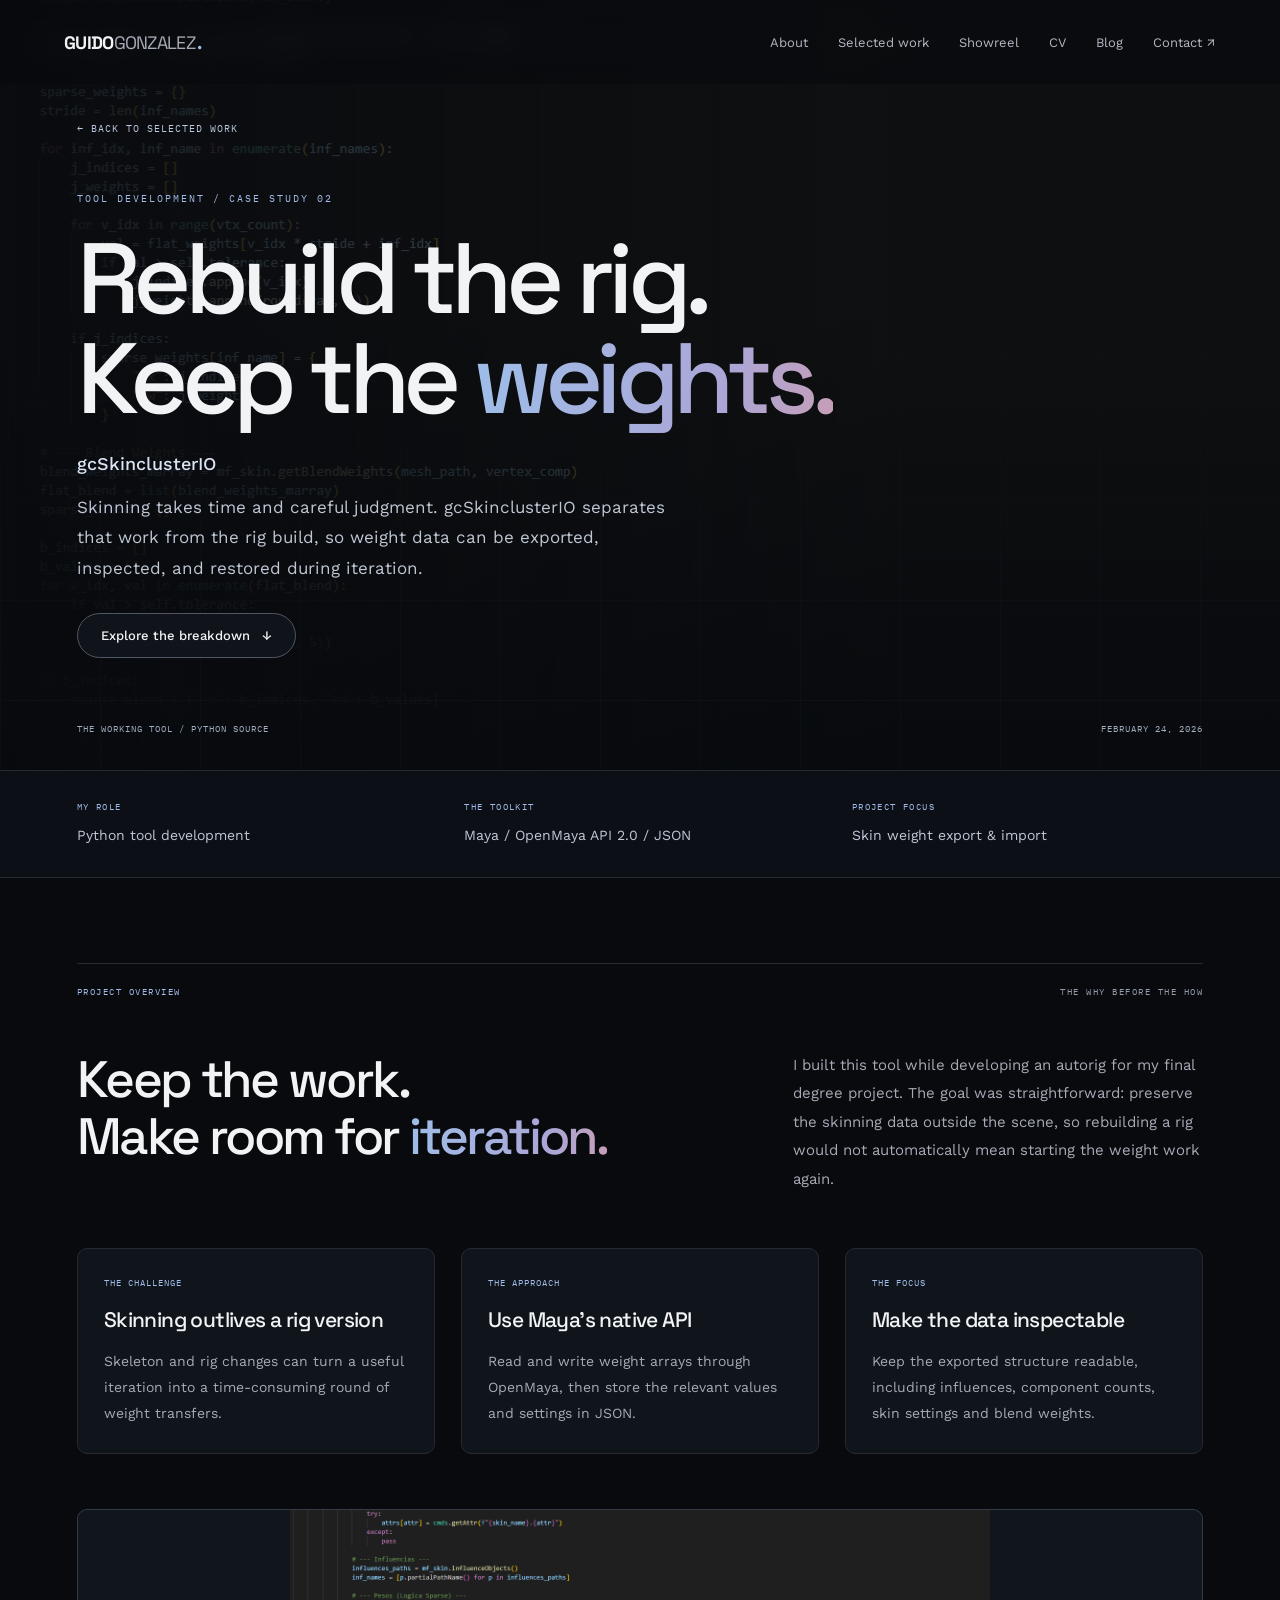
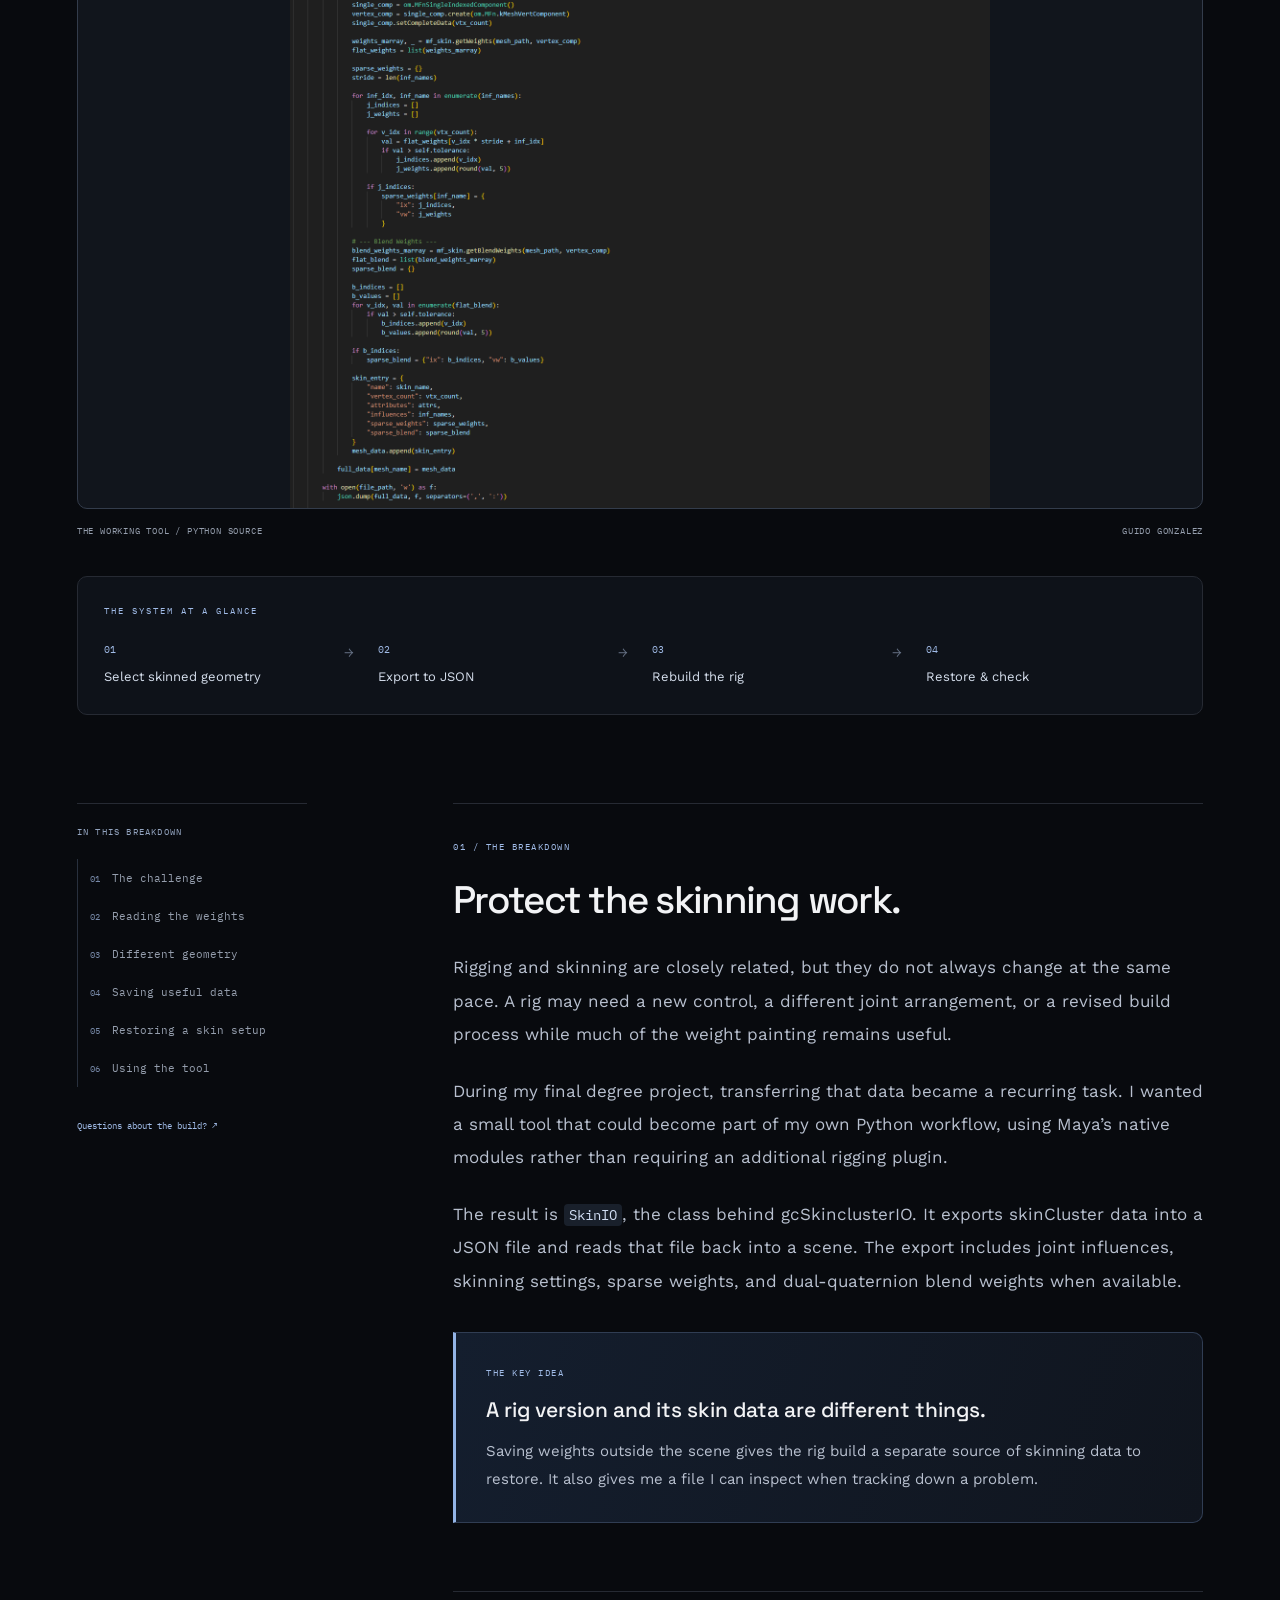
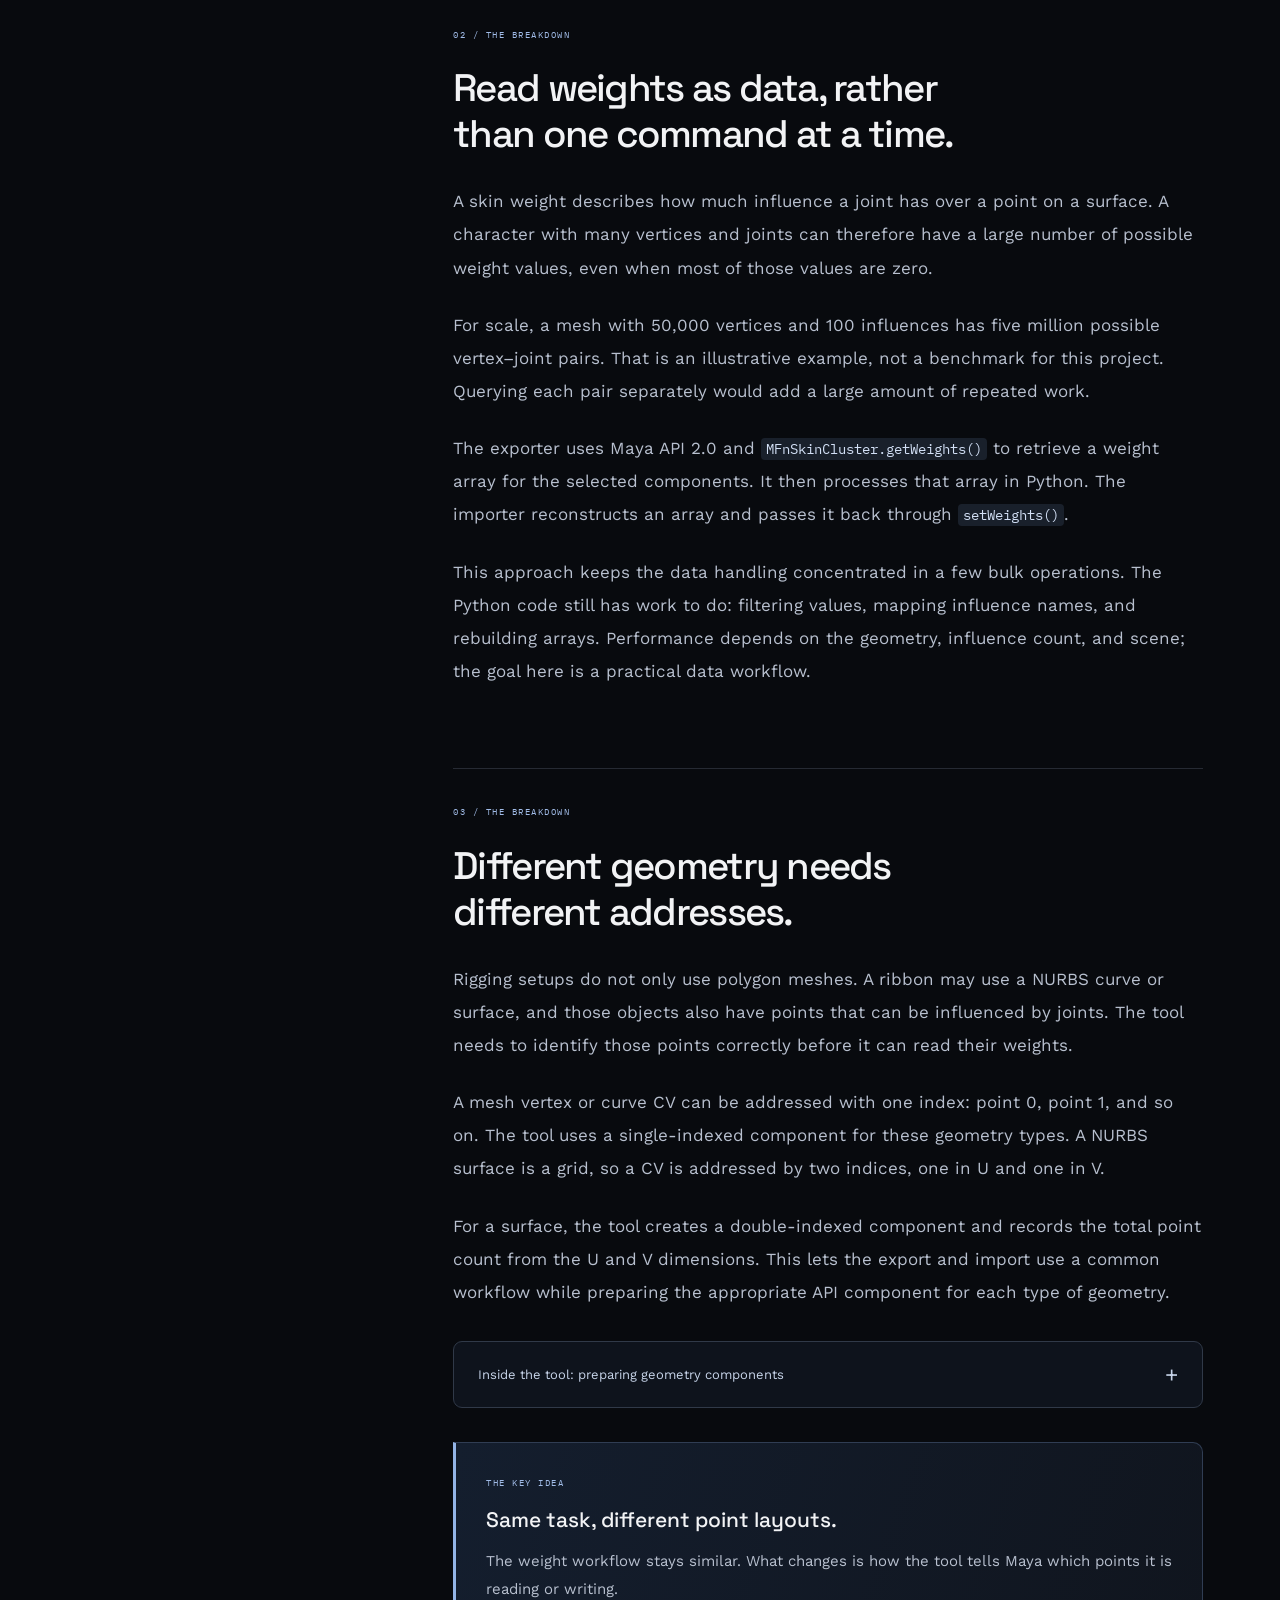
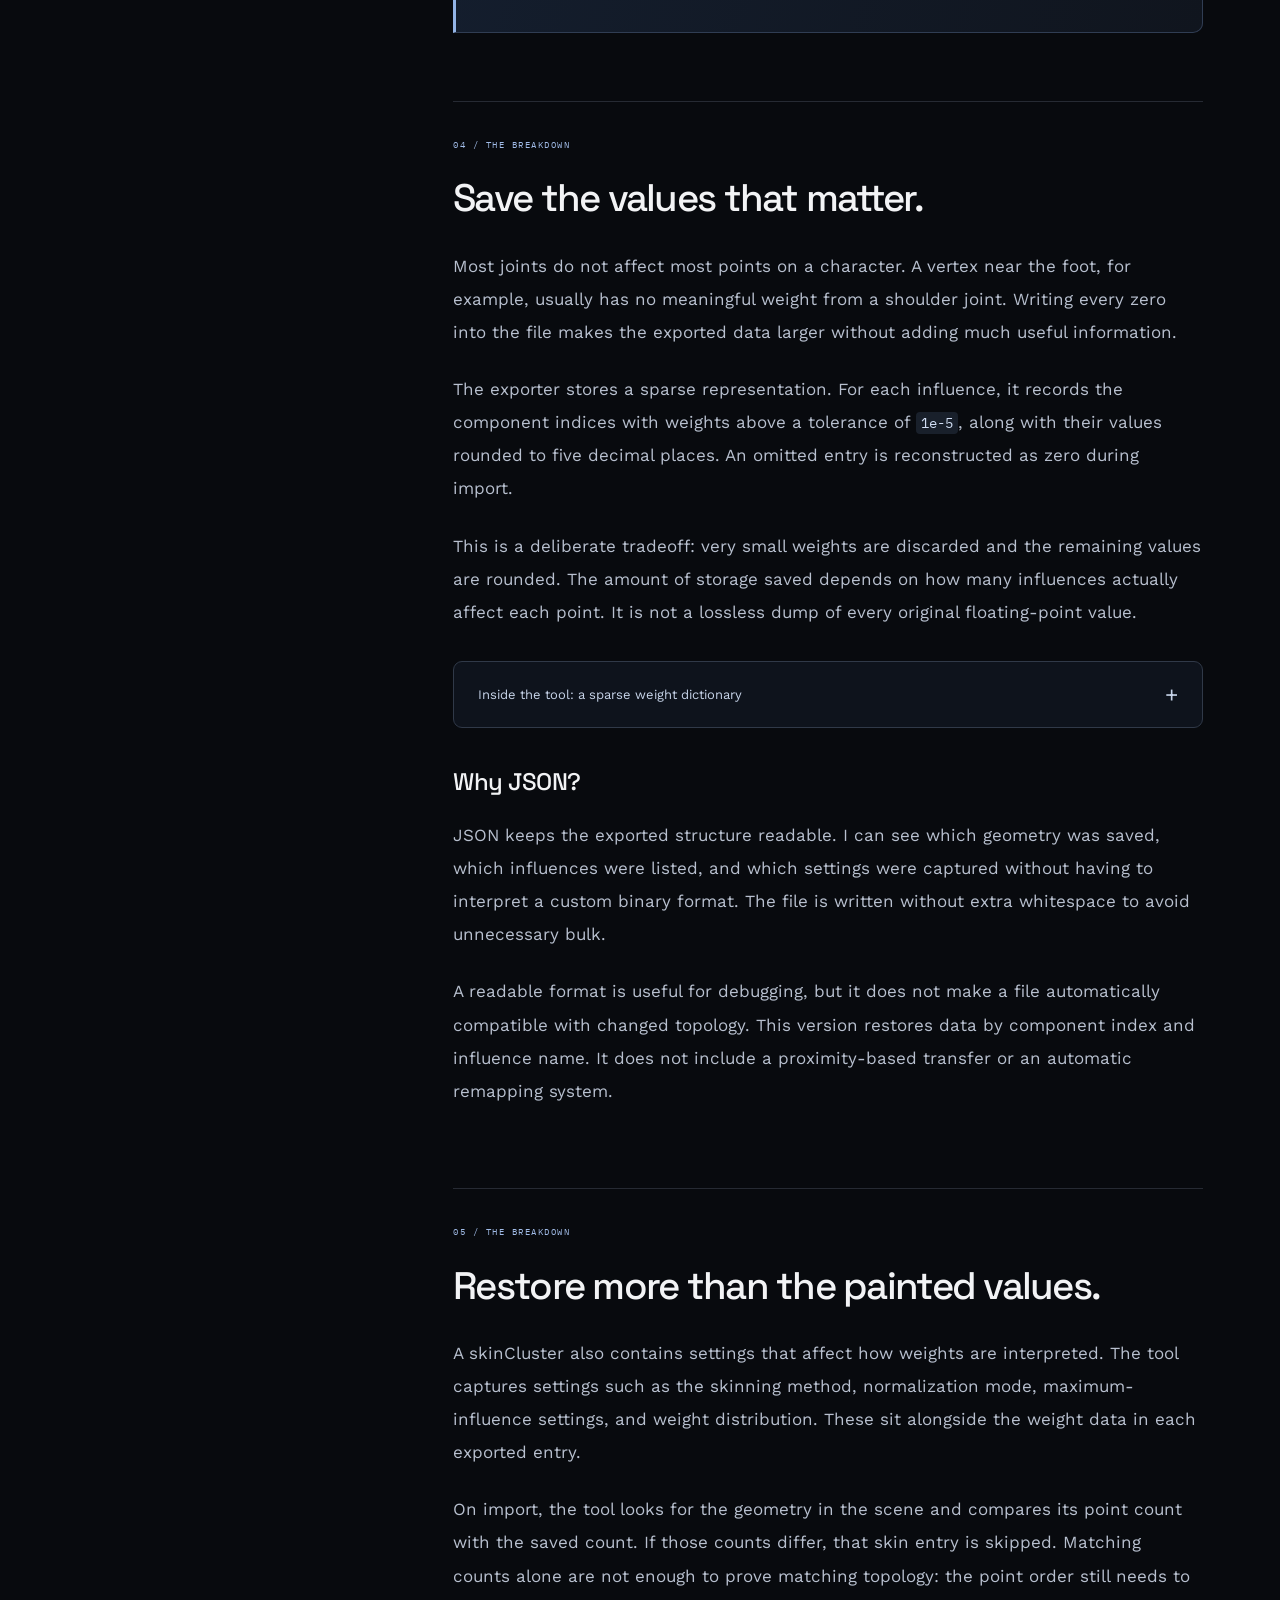
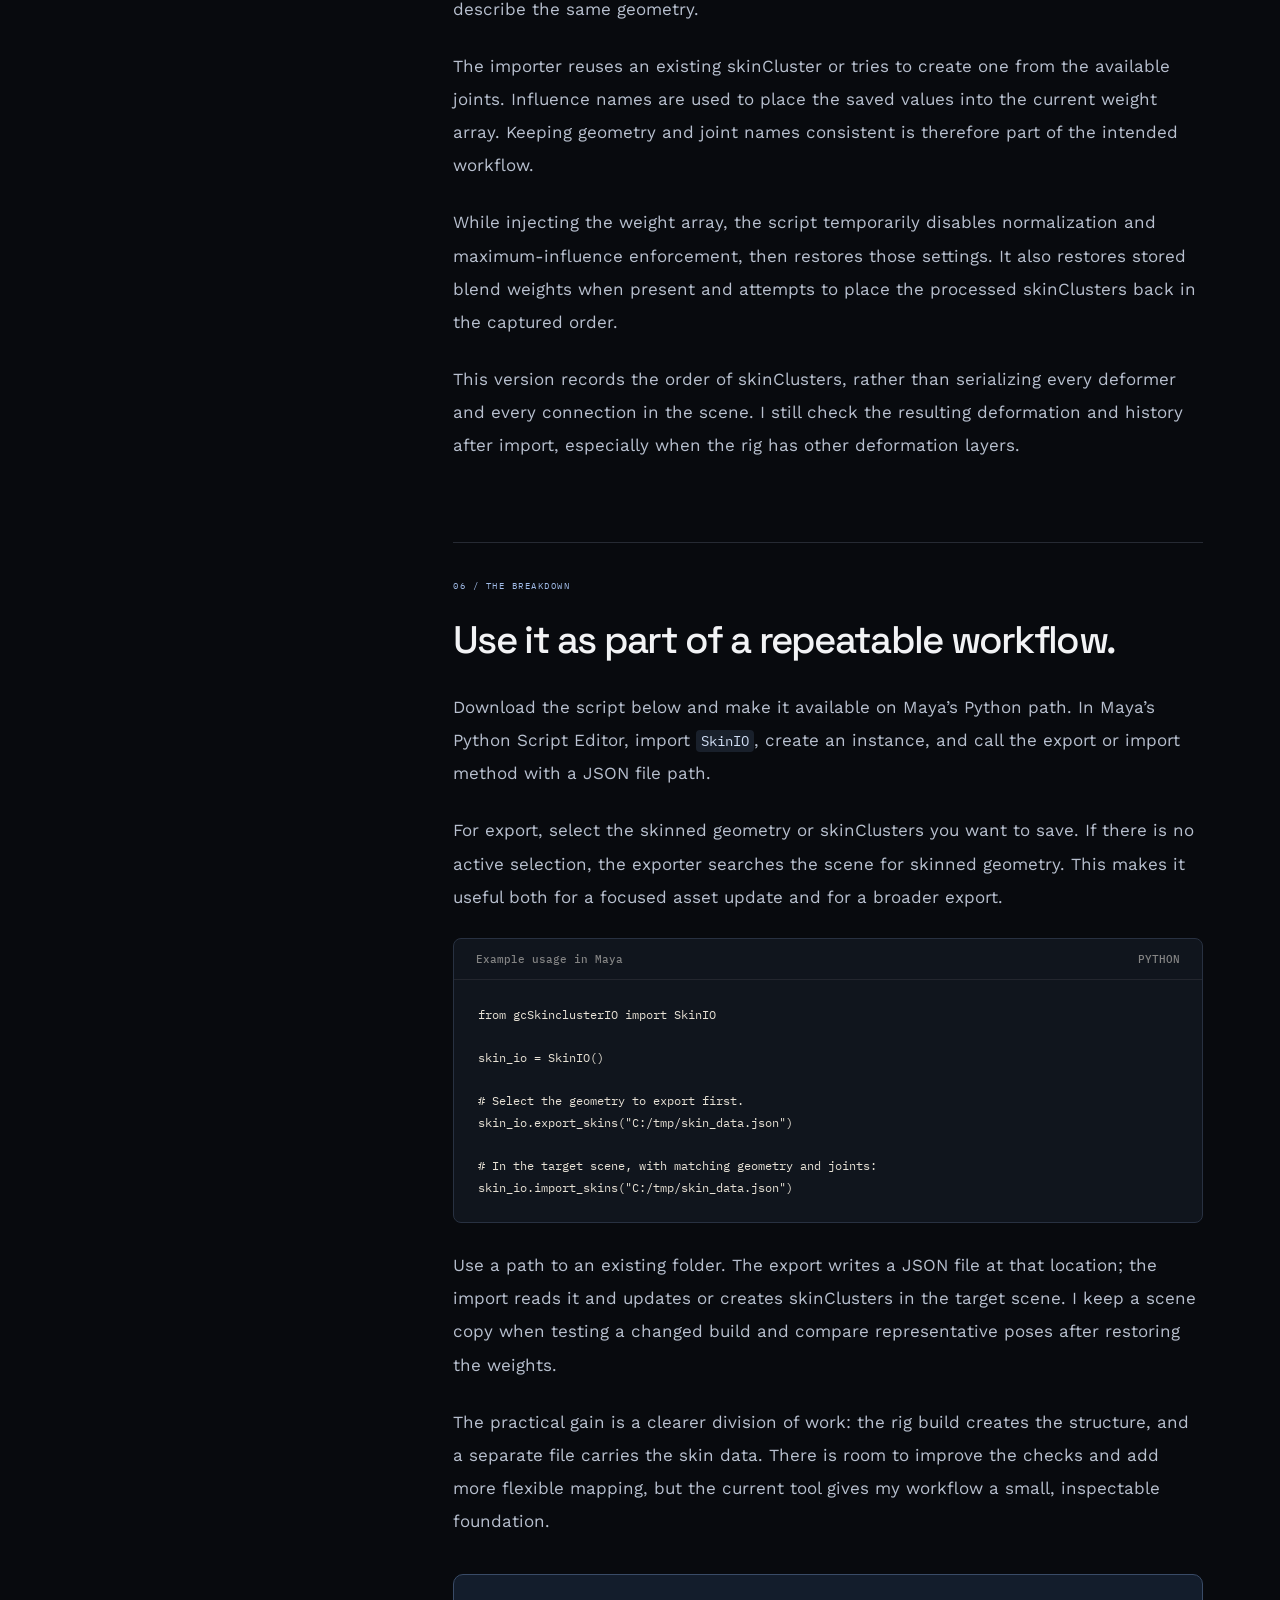
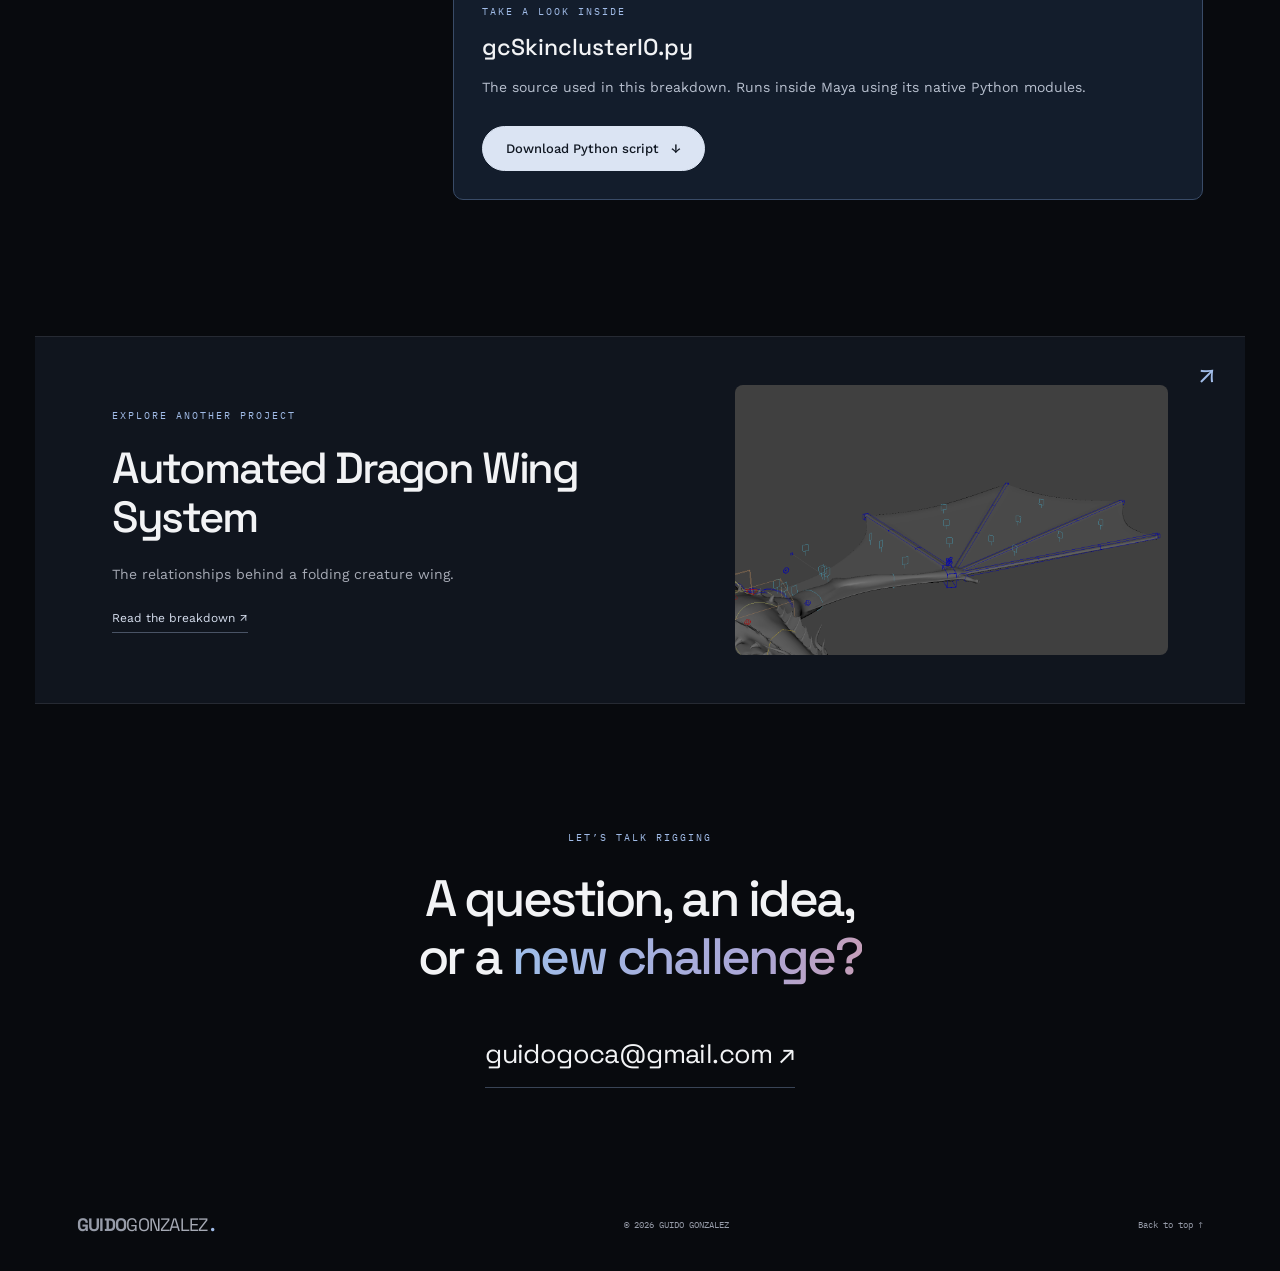
<file: posts/maya-deformation-layers-api.html>
<!DOCTYPE html>
<html lang="en" data-theme="black">
<head>
<meta charset="UTF-8"><meta name="viewport" content="width=device-width, initial-scale=1.0"><meta name="theme-color" content="#080a0e">
<title>gcSkinclusterIO — Guido Gonzalez</title><meta name="description" content="How gcSkinclusterIO exports and restores skin weights with Maya API 2.0, sparse JSON and support for meshes, curves and surfaces.">
<link rel="icon" href="../assets/favicon.svg" type="image/svg+xml">
<link rel="preconnect" href="https://fonts.googleapis.com"><link rel="preconnect" href="https://fonts.gstatic.com" crossorigin>
<link rel="stylesheet" href="https://fonts.googleapis.com/css2?family=Space+Grotesk:wght@400;500;600;700&family=IBM+Plex+Mono:wght@400;500&family=Work+Sans:wght@300;400;500;600&display=swap">
<link rel="stylesheet" href="../css/style.css"><link rel="stylesheet" href="../css/works.css"><script src="../js/main.js" defer></script>
</head>
<body class="case-page" id="top">
<a class="skip-link" href="#main">Skip to content</a>
<nav class="nav home-nav case-nav" aria-label="Main navigation"><a class="nav-logo" href="../index.html">GUIDO<span>GONZALEZ</span><span class="logo-dot">.</span></a><div class="nav-links"><a href="../index.html#about">About</a><a href="../index.html#work">Selected work</a><a href="../index.html#reel">Showreel</a><a href="../index.html#cv">CV</a><a href="../index.html#blog">Blog</a><a href="../index.html#contact">Contact ↗</a></div></nav>
<main id="main">
<header class="case-hero">
<div class="case-backdrop" aria-hidden="true"><img src="../assets/skinclusterio.png" alt="" fetchpriority="high"></div>
<div class="hero-grid" aria-hidden="true"></div>
<a class="case-back" href="../index.html#work">← BACK TO SELECTED WORK</a>
<div class="case-copy"><p class="eyebrow">TOOL DEVELOPMENT / CASE STUDY 02</p><h1>Rebuild the rig.<br>Keep the <span class="gradient-text">weights.</span></h1><p class="case-subtitle">gcSkinclusterIO</p><p class="case-intro">Skinning takes time and careful judgment. gcSkinclusterIO separates that work from the rig build, so weight data can be exported, inspected, and restored during iteration.</p><a class="pill-button" href="#overview">Explore the breakdown <span aria-hidden="true">↓</span></a></div>
<div class="case-hero-caption"><span>THE WORKING TOOL / PYTHON SOURCE</span><span>FEBRUARY 24, 2026</span></div>
</header>
<dl class="case-facts"><div><dt>MY ROLE</dt><dd>Python tool development</dd></div><div><dt>THE TOOLKIT</dt><dd>Maya / OpenMaya API 2.0 / JSON</dd></div><div><dt>PROJECT FOCUS</dt><dd>Skin weight export &amp; import</dd></div></dl>
<section class="case-overview" aria-labelledby="overview-heading"><div class="section-label"><span>PROJECT OVERVIEW</span><span>THE WHY BEFORE THE HOW</span></div><div class="section-heading reveal"><h2 id="overview-heading">Keep the work.<br>Make room for <span class="gradient-text">iteration.</span></h2><p>I built this tool while developing an autorig for my final degree project. The goal was straightforward: preserve the skinning data outside the scene, so rebuilding a rig would not automatically mean starting the weight work again.</p></div><div class="case-summary-grid"><article class="reveal"><p class="eyebrow">THE CHALLENGE</p><h3>Skinning outlives a rig version</h3><p>Skeleton and rig changes can turn a useful iteration into a time-consuming round of weight transfers.</p></article><article class="reveal"><p class="eyebrow">THE APPROACH</p><h3>Use Maya’s native API</h3><p>Read and write weight arrays through OpenMaya, then store the relevant values and settings in JSON.</p></article><article class="reveal"><p class="eyebrow">THE FOCUS</p><h3>Make the data inspectable</h3><p>Keep the exported structure readable, including influences, component counts, skin settings and blend weights.</p></article></div>
<figure class="case-figure reveal"><img src="../assets/skinclusterio.png" alt="Python source code for exporting skin weight data with the Maya API" loading="lazy"><figcaption>THE WORKING TOOL / PYTHON SOURCE <span>GUIDO GONZALEZ</span></figcaption></figure>
<div class="case-flow reveal"><p class="eyebrow">THE SYSTEM AT A GLANCE</p><ol><li><span>01</span>Select skinned geometry</li><li><span>02</span>Export to JSON</li><li><span>03</span>Rebuild the rig</li><li><span>04</span>Restore & check</li></ol></div>
</section>
<div class="case-reading"><aside class="case-toc"><nav aria-label="On this page"><p>IN THIS BREAKDOWN</p><a href="#overview"><span>01</span>The challenge</a><a href="#api"><span>02</span>Reading the weights</a><a href="#geometry"><span>03</span>Different geometry</a><a href="#storage"><span>04</span>Saving useful data</a><a href="#restore"><span>05</span>Restoring a skin setup</a><a href="#usage"><span>06</span>Using the tool</a></nav><a class="toc-contact" href="mailto:guidogoca@gmail.com">Questions about the build? ↗</a></aside><article class="case-story" aria-label="gcSkinclusterIO breakdown"><section class="case-chapter reveal" id="overview"><p class="chapter-number">01 / THE BREAKDOWN</p><h2>Protect the skinning work.</h2><p>Rigging and skinning are closely related, but they do not always change at the same pace. A rig may need a new control, a different joint arrangement, or a revised build process while much of the weight painting remains useful.</p>
<p>During my final degree project, transferring that data became a recurring task. I wanted a small tool that could become part of my own Python workflow, using Maya’s native modules rather than requiring an additional rigging plugin.</p>
<p>The result is <code>SkinIO</code>, the class behind gcSkinclusterIO. It exports skinCluster data into a JSON file and reads that file back into a scene. The export includes joint influences, skinning settings, sparse weights, and dual-quaternion blend weights when available.</p>


<aside class="case-callout"><span>THE KEY IDEA</span><h3>A rig version and its skin data are different things.</h3><p>Saving weights outside the scene gives the rig build a separate source of skinning data to restore. It also gives me a file I can inspect when tracking down a problem.</p></aside>

</section>
<section class="case-chapter reveal" id="api"><p class="chapter-number">02 / THE BREAKDOWN</p><h2>Read weights as data, rather than one command at a time.</h2><p>A skin weight describes how much influence a joint has over a point on a surface. A character with many vertices and joints can therefore have a large number of possible weight values, even when most of those values are zero.</p>
<p>For scale, a mesh with 50,000 vertices and 100 influences has five million possible vertex–joint pairs. That is an illustrative example, not a benchmark for this project. Querying each pair separately would add a large amount of repeated work.</p>
<p>The exporter uses Maya API 2.0 and <code>MFnSkinCluster.getWeights()</code> to retrieve a weight array for the selected components. It then processes that array in Python. The importer reconstructs an array and passes it back through <code>setWeights()</code>.</p>
<p>This approach keeps the data handling concentrated in a few bulk operations. The Python code still has work to do: filtering values, mapping influence names, and rebuilding arrays. Performance depends on the geometry, influence count, and scene; the goal here is a practical data workflow.</p>




</section>
<section class="case-chapter reveal" id="geometry"><p class="chapter-number">03 / THE BREAKDOWN</p><h2>Different geometry needs different addresses.</h2><p>Rigging setups do not only use polygon meshes. A ribbon may use a NURBS curve or surface, and those objects also have points that can be influenced by joints. The tool needs to identify those points correctly before it can read their weights.</p>
<p>A mesh vertex or curve CV can be addressed with one index: point 0, point 1, and so on. The tool uses a single-indexed component for these geometry types. A NURBS surface is a grid, so a CV is addressed by two indices, one in U and one in V.</p>
<p>For a surface, the tool creates a double-indexed component and records the total point count from the U and V dimensions. This lets the export and import use a common workflow while preparing the appropriate API component for each type of geometry.</p>
<details class="code-detail"><summary>Inside the tool: preparing geometry components<span aria-hidden="true">+</span></summary><div class="codeblock">
      <div class="code-head"><span>skin_io.py — component types</span><span>PYTHON</span></div>
      <pre><span class="c"># Handling different API component types based on geometry</span>
<span class="k">def</span> <span class="f">_get_geometry_components</span>(<span class="n">self</span>, <span class="n">dag_path</span>):
    <span class="n">component</span> <span class="o">=</span> <span class="k">None</span>
    <span class="n">count</span> <span class="o">=</span> <span class="n">0</span>

    <span class="k">if</span> <span class="n">dag_path</span>.<span class="f">hasFn</span>(<span class="cl">om</span>.<span class="cl">MFn</span>.<span class="n">kMesh</span>):
        <span class="c"># Single indexed component for meshes</span>
        <span class="n">fn_mesh</span> <span class="o">=</span> <span class="cl">om</span>.<span class="cl">MFnMesh</span>(<span class="n">dag_path</span>)
        <span class="n">count</span> <span class="o">=</span> <span class="n">fn_mesh</span>.<span class="n">numVertices</span>
        <span class="n">fn_single</span> <span class="o">=</span> <span class="cl">om</span>.<span class="cl">MFnSingleIndexedComponent</span>()
        <span class="n">component</span> <span class="o">=</span> <span class="n">fn_single</span>.<span class="f">create</span>(<span class="cl">om</span>.<span class="cl">MFn</span>.<span class="n">kMeshVertComponent</span>)
        <span class="n">fn_single</span>.<span class="f">setCompleteData</span>(<span class="n">count</span>)

    <span class="k">elif</span> <span class="n">dag_path</span>.<span class="f">hasFn</span>(<span class="cl">om</span>.<span class="cl">MFn</span>.<span class="n">kNurbsSurface</span>):
        <span class="c"># Double indexed component for surfaces (U, V)</span>
        <span class="n">fn_surf</span> <span class="o">=</span> <span class="cl">om</span>.<span class="cl">MFnNurbsSurface</span>(<span class="n">dag_path</span>)
        <span class="n">num_u</span> <span class="o">=</span> <span class="n">fn_surf</span>.<span class="n">numCVsInU</span>
        <span class="n">num_v</span> <span class="o">=</span> <span class="n">fn_surf</span>.<span class="n">numCVsInV</span>
        <span class="n">count</span> <span class="o">=</span> <span class="n">num_u</span> <span class="o">*</span> <span class="n">num_v</span>

        <span class="n">fn_double</span> <span class="o">=</span> <span class="cl">om</span>.<span class="cl">MFnDoubleIndexedComponent</span>()
        <span class="n">component</span> <span class="o">=</span> <span class="n">fn_double</span>.<span class="f">create</span>(<span class="cl">om</span>.<span class="cl">MFn</span>.<span class="n">kSurfaceCVComponent</span>)
        <span class="n">fn_double</span>.<span class="f">setCompleteData</span>(<span class="n">num_u</span>, <span class="n">num_v</span>)

    <span class="k">return</span> <span class="n">count</span>, <span class="n">component</span></pre>
    </div><p class="code-caption">Project excerpt. This shows part of the setup, rather than a standalone script.</p></details>

<aside class="case-callout"><span>THE KEY IDEA</span><h3>Same task, different point layouts.</h3><p>The weight workflow stays similar. What changes is how the tool tells Maya which points it is reading or writing.</p></aside>

</section>
<section class="case-chapter reveal" id="storage"><p class="chapter-number">04 / THE BREAKDOWN</p><h2>Save the values that matter.</h2><p>Most joints do not affect most points on a character. A vertex near the foot, for example, usually has no meaningful weight from a shoulder joint. Writing every zero into the file makes the exported data larger without adding much useful information.</p>
<p>The exporter stores a sparse representation. For each influence, it records the component indices with weights above a tolerance of <code>1e-5</code>, along with their values rounded to five decimal places. An omitted entry is reconstructed as zero during import.</p>
<p>This is a deliberate tradeoff: very small weights are discarded and the remaining values are rounded. The amount of storage saved depends on how many influences actually affect each point. It is not a lossless dump of every original floating-point value.</p>
<details class="code-detail"><summary>Inside the tool: a sparse weight dictionary<span aria-hidden="true">+</span></summary><div class="codeblock">
      <div class="code-head"><span>skin_io.py — sparse export</span><span>PYTHON</span></div>
      <pre><span class="c"># Extracting sparse data using a stride and tolerance</span>
<span class="n">flat_weights</span> <span class="o">=</span> <span class="cl">list</span>(<span class="n">weights_marray</span>)
<span class="n">sparse_weights</span> <span class="o">=</span> {}
<span class="n">stride</span> <span class="o">=</span> <span class="cl">len</span>(<span class="n">inf_names</span>)

<span class="k">for</span> <span class="n">inf_idx</span>, <span class="n">inf_name</span> <span class="k">in</span> <span class="f">enumerate</span>(<span class="n">inf_names</span>):
    <span class="c"># Slice the flat array for this specific influence</span>
    <span class="n">inf_vals</span> <span class="o">=</span> <span class="n">flat_weights</span>[<span class="n">inf_idx</span>::<span class="n">stride</span>]

    <span class="c"># Keep only indices and weights above the tolerance (1e-5)</span>
    <span class="n">j_indices</span> <span class="o">=</span> [<span class="n">i</span> <span class="k">for</span> <span class="n">i</span>, <span class="n">v</span> <span class="k">in</span> <span class="f">enumerate</span>(<span class="n">inf_vals</span>) <span class="k">if</span> <span class="n">v</span> <span class="o">&gt;</span> <span class="n">self</span>.<span class="n">tolerance</span>]
    <span class="n">j_weights</span> <span class="o">=</span> [<span class="f">round</span>(<span class="n">inf_vals</span>[<span class="n">i</span>], <span class="n">5</span>) <span class="k">for</span> <span class="n">i</span> <span class="k">in</span> <span class="n">j_indices</span>]

    <span class="k">if</span> <span class="n">j_indices</span>:
        <span class="n">sparse_weights</span>[<span class="n">inf_name</span>] <span class="o">=</span> {<span class="s">"ix"</span>: <span class="n">j_indices</span>, <span class="s">"vw"</span>: <span class="n">j_weights</span>}</pre>
    </div><p class="code-caption">Project excerpt. This shows part of the setup, rather than a standalone script.</p></details>
<h3>Why JSON?</h3><p>JSON keeps the exported structure readable. I can see which geometry was saved, which influences were listed, and which settings were captured without having to interpret a custom binary format. The file is written without extra whitespace to avoid unnecessary bulk.</p>
<p>A readable format is useful for debugging, but it does not make a file automatically compatible with changed topology. This version restores data by component index and influence name. It does not include a proximity-based transfer or an automatic remapping system.</p>


</section>
<section class="case-chapter reveal" id="restore"><p class="chapter-number">05 / THE BREAKDOWN</p><h2>Restore more than the painted values.</h2><p>A skinCluster also contains settings that affect how weights are interpreted. The tool captures settings such as the skinning method, normalization mode, maximum-influence settings, and weight distribution. These sit alongside the weight data in each exported entry.</p>
<p>On import, the tool looks for the geometry in the scene and compares its point count with the saved count. If those counts differ, that skin entry is skipped. Matching counts alone are not enough to prove matching topology: the point order still needs to describe the same geometry.</p>
<p>The importer reuses an existing skinCluster or tries to create one from the available joints. Influence names are used to place the saved values into the current weight array. Keeping geometry and joint names consistent is therefore part of the intended workflow.</p>
<p>While injecting the weight array, the script temporarily disables normalization and maximum-influence enforcement, then restores those settings. It also restores stored blend weights when present and attempts to place the processed skinClusters back in the captured order.</p>
<p>This version records the order of skinClusters, rather than serializing every deformer and every connection in the scene. I still check the resulting deformation and history after import, especially when the rig has other deformation layers.</p>




</section>
<section class="case-chapter reveal" id="usage"><p class="chapter-number">06 / THE BREAKDOWN</p><h2>Use it as part of a repeatable workflow.</h2><p>Download the script below and make it available on Maya’s Python path. In Maya’s Python Script Editor, import <code>SkinIO</code>, create an instance, and call the export or import method with a JSON file path.</p>
<p>For export, select the skinned geometry or skinClusters you want to save. If there is no active selection, the exporter searches the scene for skinned geometry. This makes it useful both for a focused asset update and for a broader export.</p>

<div class="codeblock"><div class="code-head"><span>Example usage in Maya</span><span>PYTHON</span></div><pre>from gcSkinclusterIO import SkinIO

skin_io = SkinIO()

# Select the geometry to export first.
skin_io.export_skins("C:/tmp/skin_data.json")

# In the target scene, with matching geometry and joints:
skin_io.import_skins("C:/tmp/skin_data.json")</pre></div><p>Use a path to an existing folder. The export writes a JSON file at that location; the import reads it and updates or creates skinClusters in the target scene. I keep a scene copy when testing a changed build and compare representative poses after restoring the weights.</p>
<p>The practical gain is a clearer division of work: the rig build creates the structure, and a separate file carries the skin data. There is room to improve the checks and add more flexible mapping, but the current tool gives my workflow a small, inspectable foundation.</p>

<div class="case-download"><div><p class="eyebrow">TAKE A LOOK INSIDE</p><h3>gcSkinclusterIO.py</h3><p>The source used in this breakdown. Runs inside Maya using its native Python modules.</p></div><a href="../scripts/gcSkinclusterIO.py" download="gcSkinclusterIO.py" class="pill-button primary">Download Python script <span aria-hidden="true">↓</span></a></div>
</section></article></div>
<a class="case-next reveal" href="dragon_wings.html"><div><p class="eyebrow">EXPLORE ANOTHER PROJECT</p><h2>Automated Dragon Wing System</h2><p>The relationships behind a folding creature wing.</p><span class="text-link">Read the breakdown ↗</span></div><img src="../assets/wings_image.png" alt="" loading="lazy"><span class="next-arrow" aria-hidden="true">↗</span></a>
<section class="case-contact"><p class="eyebrow">LET’S TALK RIGGING</p><h2>A question, an idea,<br>or a <span class="gradient-text">new challenge?</span></h2><a class="contact-email" href="mailto:guidogoca@gmail.com">guidogoca@gmail.com ↗</a></section>
</main>
<footer class="portfolio-footer"><a class="nav-logo" href="../index.html">GUIDO<span>GONZALEZ</span><span class="logo-dot">.</span></a><span>© 2026 GUIDO GONZALEZ</span><a href="#top">Back to top ↑</a></footer>
</body></html>
</file>
<file: css/style.css>
/* Guido Gonzalez — 3D Rigger & TD. Static site styles. */

* { box-sizing: border-box; margin: 0; padding: 0; }
html { scroll-behavior: smooth; }
body { font-family: 'Space Grotesk', sans-serif; background: #0c0a08; }
a { color: inherit; text-decoration: none; }
img { display: block; }
button { font-family: inherit; }

/* ===== Palettes (per-section variables) ===== */
.sec {
  background: var(--bg);
  color: var(--text);
  transition: background .4s ease, color .4s ease;
}
.sec-hero {
  --bg: #0c0a08; --bg2: #1a150f; --card: #1c1812; --hover: rgba(245,241,234,.06);
  --text: #f5f1ea; --muted: rgba(245,241,234,.75); --faded: rgba(245,241,234,.45);
  --meta: rgba(245,241,234,.55); --border: rgba(245,241,234,.12);
  --accent: oklch(0.78 0.14 70); --navbg: rgba(12,10,8,.85); --chip: rgba(245,241,234,.25);
}
.sec-body {
  --bg: #faf7f1; --bg2: #f3efe6; --card: #fff; --hover: #f3efe6;
  --text: #1c1913; --muted: #6d6659; --faded: #8a8377;
  --meta: #8a8377; --border: #e5e0d5;
  --accent: oklch(0.6 0.14 70); --navbg: rgba(250,247,241,.85); --chip: #d9d3c6;
}
html[data-theme="black"] .sec-body {
  --bg: #14110c; --bg2: #241f17; --card: #1c1812; --hover: #241f17;
  --text: #f5f1ea; --muted: #a89f8e; --faded: #8a8377;
  --meta: #8a8377; --border: #302a20;
  --accent: oklch(0.78 0.14 70); --navbg: rgba(12,10,8,.85); --chip: #3a332a;
}
html[data-theme="white"] .sec-hero {
  --bg: #faf7f1; --bg2: #eee9df; --card: #fff; --hover: rgba(28,25,19,.05);
  --text: #1c1913; --muted: #5a5347; --faded: rgba(28,25,19,.45);
  --meta: #8a8377; --border: #e5e0d5;
  --accent: oklch(0.52 0.14 70); --navbg: rgba(250,247,241,.85); --chip: #c9c2b0;
}
html[data-theme="black"] body { background: #0c0a08; }
html[data-theme="white"] body { background: #faf7f1; }

/* ===== Type helpers ===== */
.mono { font-family: 'IBM Plex Mono', monospace; }
.body-font { font-family: 'Work Sans', sans-serif; }

/* ===== Nav ===== */
.nav {
  display: flex; justify-content: space-between; align-items: center;
  padding: 24px 6vw; border-bottom: 1px solid var(--border);
  position: sticky; top: 0; background: var(--navbg);
  backdrop-filter: blur(12px); z-index: 50;
}
.nav-logo { font: 500 14px 'IBM Plex Mono', monospace; letter-spacing: 1px; }
.nav-links { display: flex; gap: 32px; align-items: center; font: 400 13px 'IBM Plex Mono', monospace; letter-spacing: 1px; }
.nav-links a { opacity: .6; transition: opacity .25s; }
.nav-links a:hover { opacity: 1; }
.nav-links a.active { opacity: 1; color: var(--accent); }
.theme-toggle {
  font: 500 11px 'IBM Plex Mono', monospace; letter-spacing: 1px;
  padding: 7px 14px; border: 1px solid currentColor; border-radius: 999px;
  background: transparent; color: inherit; cursor: pointer;
  opacity: .7; transition: opacity .25s;
}
.theme-toggle:hover { opacity: 1; }

/* ===== Social rail ===== */
.social-rail {
  position: fixed; right: 0; top: 50%; transform: translateY(-50%); z-index: 100;
  display: flex; flex-direction: column;
  background: #0c0a08; border: 1px solid rgba(245,241,234,.18); border-right: none;
  border-radius: 8px 0 0 8px; overflow: hidden;
}
.social-rail a {
  writing-mode: vertical-rl; padding: 16px 10px;
  font: 500 10.5px 'IBM Plex Mono', monospace; letter-spacing: 2px;
  color: rgba(245,241,234,.65); transition: color .25s, background .25s;
}
.social-rail a + a { border-top: 1px solid rgba(245,241,234,.12); }
.social-rail a:hover { color: oklch(0.78 0.14 70); background: rgba(245,241,234,.06); }
html[data-theme="white"] .social-rail { background: #faf7f1; border-color: #d9d3c6; }
html[data-theme="white"] .social-rail a { color: #6d6659; }
html[data-theme="white"] .social-rail a + a { border-top-color: #e5e0d5; }
html[data-theme="white"] .social-rail a:hover { color: oklch(0.52 0.14 70); background: rgba(28,25,19,.05); }

/* ===== Hero ===== */
.hero { padding: 76px 6vw 56px; }
.kicker { font: 400 13px 'IBM Plex Mono', monospace; color: var(--accent); letter-spacing: 2px; margin-bottom: 20px; }
.hero h1 { font-size: clamp(48px, 8.2vw, 108px); font-weight: 600; line-height: .95; letter-spacing: -.03em; margin-bottom: 28px; }
.hero h1 .dim, .dim { color: var(--faded); }
.hero .lead { max-width: 540px; font-family: 'Work Sans', sans-serif; font-size: 17px; font-weight: 300; line-height: 1.6; color: var(--muted); }
.cta-row { display: flex; flex-wrap: wrap; gap: 16px; margin-top: 36px; }
.btn-primary {
  display: inline-block; padding: 14px 28px; background: var(--accent); color: #0c0a08;
  font-weight: 600; font-size: 14px; border-radius: 2px;
  transition: transform .25s, box-shadow .25s;
}
.btn-primary:hover { transform: translateY(-3px); box-shadow: 0 10px 28px oklch(0.78 0.14 70 / .3); }
.btn-ghost {
  display: inline-block; padding: 14px 28px; border: 1px solid var(--chip);
  font-weight: 500; font-size: 14px; border-radius: 2px;
  transition: border-color .25s, background .25s;
}
.btn-ghost:hover { border-color: var(--text); background: var(--hover); }

/* ===== Showreel ===== */
.reel-wrap { padding: 8px 6vw 64px; }
.reel { aspect-ratio: 16/9; max-width: 1100px; margin: 0 auto; background: var(--bg2); border: 1px solid var(--border); border-radius: 4px; overflow: hidden; }
.reel iframe { width: 100%; height: 100%; border: none; display: block; }
.reel-caption { max-width: 1100px; margin: 12px auto 0; font: 400 12px 'IBM Plex Mono', monospace; color: var(--meta); letter-spacing: 1px; }

/* ===== Marquee ===== */
.marquee { border-top: 1px solid var(--border); padding: 28px 0; overflow: hidden; white-space: nowrap; }
.marquee-track { display: inline-flex; animation: gg-marquee 22s linear infinite; width: max-content; }
.marquee-track:hover { animation-play-state: paused; }
.marquee ul { display: flex; gap: 90px; padding-right: 90px; list-style: none; align-items: center; }
.marquee img { height: 54px; object-fit: contain; opacity: .85; }
@keyframes gg-marquee { 0% { transform: translateX(0); } 100% { transform: translateX(-50%); } }

/* ===== Body sections ===== */
.container { max-width: 1100px; margin: 0 auto; }
.section-pad { padding: 64px 6vw 48px; }
.sec-head { display: flex; justify-content: space-between; align-items: baseline; margin-bottom: 28px; }
.sec-head h2 { font-size: 34px; font-weight: 600; letter-spacing: -1px; }
.sec-head .more { font: 400 12px 'IBM Plex Mono', monospace; color: var(--faded); transition: color .25s; }
.sec-head .more:hover { color: var(--text); }

/* Cards */
.card-grid { display: grid; grid-template-columns: repeat(auto-fit, minmax(320px, 1fr)); gap: 24px; }
.card {
  background: var(--card); border: 1px solid var(--border); display: block;
  transition: transform .3s, box-shadow .3s, border-color .3s;
}
.card:hover { transform: translateY(-6px); box-shadow: 0 20px 40px rgba(0,0,0,.15); }
.card .thumb { aspect-ratio: 16/9; overflow: hidden; }
.card .thumb img { width: 100%; height: 100%; object-fit: cover; transition: transform .5s; }
.card:hover .thumb img { transform: scale(1.04); }
.card .card-content { padding: 20px 24px 24px; }
.card-cat { font: 500 11px 'IBM Plex Mono', monospace; color: var(--accent); letter-spacing: 1.5px; margin-bottom: 8px; }
.card h3 { font-size: 20px; font-weight: 600; margin-bottom: 8px; }
.card .desc { font-family: 'Work Sans', sans-serif; font-size: 14px; line-height: 1.55; color: var(--muted); }

/* Post list rows */
.row-list { display: flex; flex-direction: column; }
.row {
  display: flex; justify-content: space-between; align-items: baseline; gap: 24px;
  padding: 18px 12px; border-top: 1px solid var(--border);
  transition: background .25s, padding-left .25s;
}
.row:last-child { border-bottom: 1px solid var(--border); }
.row:hover { background: var(--hover); padding-left: 20px; }
.row .title { font-size: 18px; font-weight: 500; }
.row .date { font: 400 12px 'IBM Plex Mono', monospace; color: var(--faded); white-space: nowrap; }

/* Blog list rows (with tag) */
.post-row {
  display: grid; grid-template-columns: 130px 1fr auto; gap: 28px; align-items: baseline;
  padding: 22px 12px; border-top: 1px solid var(--border);
  transition: background .25s, padding-left .25s;
}
.post-row:hover { background: var(--hover); padding-left: 22px; }
.post-row h3 { font-size: 20px; font-weight: 600; margin-bottom: 4px; }
.post-row .desc { font-family: 'Work Sans', sans-serif; font-size: 13.5px; color: var(--muted); }
.post-row .tag { font: 500 11px 'IBM Plex Mono', monospace; color: var(--accent); }

/* Filters */
.filters { display: flex; flex-wrap: wrap; gap: 10px; margin-bottom: 36px; font: 500 12px 'IBM Plex Mono', monospace; }
.filters button {
  padding: 8px 16px; border-radius: 999px; cursor: pointer; font: inherit;
  background: transparent; color: var(--muted); border: 1px solid var(--chip); transition: all .25s;
}
.filters button.active { background: var(--text); color: var(--bg); border-color: var(--text); }

/* Featured card */
.featured {
  display: grid; grid-template-columns: 1.2fr 1fr; background: var(--card);
  border: 1px solid var(--border); margin-bottom: 40px;
  transition: transform .3s, box-shadow .3s;
}
.featured:hover { transform: translateY(-6px); box-shadow: 0 20px 40px rgba(0,0,0,.15); }
.featured .thumb { overflow: hidden; min-height: 280px; }
.featured .thumb img { width: 100%; height: 100%; object-fit: cover; }
.featured .content { padding: 36px 40px; display: flex; flex-direction: column; justify-content: center; }
.featured h2 { font-size: 30px; font-weight: 600; line-height: 1.1; letter-spacing: -.5px; margin-bottom: 12px; }
@media (max-width: 800px) { .featured { grid-template-columns: 1fr; } }

/* About blurb */
.blurb { text-align: center; max-width: 720px; margin: 0 auto 72px; }
.blurb h2 { font-size: 26px; font-weight: 600; line-height: 1.25; letter-spacing: -.5px; margin-bottom: 16px; }
.blurb p { font-family: 'Work Sans', sans-serif; font-size: 15px; font-weight: 300; line-height: 1.65; color: var(--muted); margin-bottom: 24px; }
.link-underline { font: 500 12px 'IBM Plex Mono', monospace; letter-spacing: 2px; border-bottom: 2px solid var(--accent); padding-bottom: 4px; transition: color .25s; }
.link-underline:hover { color: var(--accent); }

/* ===== Article (post) ===== */
.article { max-width: 860px; margin: 0 auto; }
.article .fig { border: 1px solid var(--border); overflow: hidden; margin-bottom: 10px; }
.article .fig img { width: 100%; }
.figcap { font: 400 11.5px 'IBM Plex Mono', monospace; color: var(--faded); margin-bottom: 44px; }
.article p.txt { font-family: 'Work Sans', sans-serif; font-size: 17px; font-weight: 300; line-height: 1.75; color: var(--text); opacity: .88; margin-bottom: 24px; }
.article h2 {
  font-size: 28px; font-weight: 600; letter-spacing: -.5px; margin-bottom: 16px;
  display: flex; align-items: center; gap: 14px;
}
.article h2::before { content: ''; width: 8px; height: 8px; background: var(--accent); border-radius: 50%; flex: none; }
.article h3 { font-size: 20px; font-weight: 600; margin-bottom: 12px; }
.inline-code { font: 400 14px 'IBM Plex Mono', monospace; background: var(--bg2); padding: 2px 6px; border-radius: 3px; }

.codeblock { background: #14110d; border-radius: 6px; margin-bottom: 44px; overflow: hidden; }
.codeblock .code-head { display: flex; justify-content: space-between; align-items: center; padding: 10px 20px; border-bottom: 1px solid rgba(245,241,234,.08); }
.codeblock .code-head span { font: 500 11px 'IBM Plex Mono', monospace; color: rgba(245,241,234,.5); }
.codeblock pre { margin: 0; padding: 20px 24px; font: 400 13px/1.7 'IBM Plex Mono', monospace; color: #e8e2d6; overflow-x: auto; }
.codeblock .c { color: #7a715f; font-style: italic; }
.codeblock .k { color: #d0a3e0; }
.codeblock .s { color: #a8c98a; }
.codeblock .n { color: #d6a06a; }
.codeblock .f { color: #7db3d8; }
.codeblock .o { color: #6ec2c9; }
.codeblock .cl { color: #e0c17a; }

/* Download button */
.download-wrap { text-align: center; margin: 8px 0 44px; }
.download-btn {
  display: inline-flex; align-items: center; gap: 12px;
  background: color-mix(in oklch, var(--accent) 12%, transparent);
  color: var(--accent); padding: 15px 32px; border: 1px solid var(--accent);
  border-radius: 4px; font: 600 14px 'IBM Plex Mono', monospace; letter-spacing: .5px;
  transition: transform .25s, box-shadow .25s, background .25s;
}
.download-btn:hover { transform: translateY(-3px); box-shadow: 0 10px 28px oklch(0.78 0.14 70 / .25); background: color-mix(in oklch, var(--accent) 22%, transparent); }
.download-btn svg { width: 20px; height: 20px; stroke: currentColor; fill: none; transition: transform .3s; }
.download-btn:hover svg { transform: translateY(2px); }
.download-note { font: 400 11.5px 'IBM Plex Mono', monospace; color: var(--faded); margin-top: 14px; }

/* ===== About / Contact ===== */
.about-hero { display: grid; grid-template-columns: 1fr auto; gap: 48px; padding: 64px 6vw; align-items: center; max-width: 1100px; margin: 0 auto; }
.about-hero img { width: 250px; height: 310px; object-fit: cover; border: 1px solid var(--chip); }
@media (max-width: 800px) { .about-hero { grid-template-columns: 1fr; } }

.xp-row {
  display: grid; grid-template-columns: 190px 1fr; gap: 32px;
  padding: 22px 12px; border-top: 1px solid var(--border); transition: background .25s;
}
.xp-row:last-child { border-bottom: 1px solid var(--border); }
.xp-row:hover { background: var(--hover); }
.xp-row .when { font: 400 12px 'IBM Plex Mono', monospace; color: var(--faded); }
.xp-row h3 { font-size: 18px; font-weight: 600; margin-bottom: 4px; }
.xp-row h3 em { font-style: normal; color: var(--accent); }
.xp-row p { font-family: 'Work Sans', sans-serif; font-size: 14px; line-height: 1.6; color: var(--muted); }
@media (max-width: 700px) { .xp-row { grid-template-columns: 1fr; gap: 6px; } }

.cols-3 { display: grid; grid-template-columns: repeat(auto-fit, minmax(260px, 1fr)); gap: 40px; margin-bottom: 56px; }
.cols-3 h2 { font-size: 20px; font-weight: 600; margin-bottom: 16px; }
.cols-3 .list { display: flex; flex-direction: column; gap: 8px; font-family: 'Work Sans', sans-serif; font-size: 14px; }
.pills { display: flex; flex-wrap: wrap; gap: 8px; font: 500 12px 'IBM Plex Mono', monospace; }
.pills span { padding: 7px 14px; border: 1px solid var(--chip); border-radius: 999px; }
.contact-list { display: flex; flex-direction: column; gap: 10px; font: 400 13px 'IBM Plex Mono', monospace; }
.contact-list a { transition: color .25s; }
.contact-list a:hover { color: var(--accent); }
.accent-underline { border-bottom: 1px solid var(--accent); padding-bottom: 2px; width: fit-content; }

.info-card { background: var(--card); border: 1px solid var(--border); padding: 26px 28px; display: block; transition: transform .3s, box-shadow .3s, border-color .3s; }
.info-card:hover { transform: translateY(-5px); box-shadow: 0 16px 32px rgba(0,0,0,.12); }
.info-card h3 { font-size: 19px; font-weight: 600; margin-bottom: 6px; }
.info-strip { display: flex; flex-wrap: wrap; justify-content: space-between; gap: 24px; padding: 28px 32px; background: var(--card); border: 1px solid var(--border); margin-bottom: 56px; }
.info-strip .label { font: 500 11px 'IBM Plex Mono', monospace; color: var(--faded); letter-spacing: 1.5px; margin-bottom: 4px; }
.info-strip .value { font-size: 17px; font-weight: 500; }

/* ===== Footer ===== */
.footer {
  display: flex; justify-content: space-between; flex-wrap: wrap; gap: 12px;
  padding-top: 24px; border-top: 1px solid var(--border);
  font: 400 12px 'IBM Plex Mono', monospace; color: var(--faded);
}
.footer a { transition: color .25s; }
.footer a:hover { color: var(--text); }
.footer .links { display: flex; gap: 24px; }

/* Content is visible by default, including when JavaScript is unavailable. */
.reveal { opacity: 1; transform: none; }
.motion-ready .reveal { opacity: 0; transform: translateY(22px); transition: opacity .7s ease, transform .7s cubic-bezier(.2,.7,.2,1); }
.reveal.shown { opacity: 1; transform: none; }
@media (prefers-reduced-motion: reduce) {
  .reveal { opacity: 1; transform: none; transition: none; }
  .marquee-track { animation: none; }
}

@media (max-width: 700px) {
  .nav-links { gap: 16px; flex-wrap: wrap; }
  .post-row { grid-template-columns: 1fr; gap: 6px; }
  .social-rail { display: none; }
}

/* Shared visual language: cool charcoal, generous type, subtle blue highlights. */
:root { --page: #080a0e; --ink: #f2f3f5; --soft: #a6aab5; --line: #262a33; --blue: #a1bce8; }
body, html[data-theme="black"] body { background: var(--page); color: var(--ink); }
.sec-hero, .sec-body, html[data-theme="black"] .sec-body {
  --bg: #080a0e; --bg2: #11151c; --card: #101319; --hover: #151923;
  --text: #f2f3f5; --muted: #a6aab5; --faded: #969ba8; --meta: #969ba8;
  --border: #262a33; --accent: #a1bce8; --navbg: rgba(8,10,14,.9); --chip: #373d49;
}
img { max-width: 100%; }
button, a { -webkit-tap-highlight-color: transparent; }
a:focus-visible, button:focus-visible { outline: 2px solid var(--blue); outline-offset: 6px; }
::selection { background: #7794c2; color: #080a0e; }
.nav { padding: 24px 5vw; min-height: 84px; gap: 24px; }
.nav-logo { font-family: 'Space Grotesk', sans-serif; font-size: 18px; letter-spacing: -.7px; font-weight: 700; white-space: nowrap; }
.nav-logo > span:not(.logo-dot) { font-weight: 400; color: #a6aab5; }
.logo-dot { color: var(--blue); padding-left: 2px; }
.nav-links { font-family: 'Work Sans', sans-serif; font-size: 13px; letter-spacing: 0; gap: 30px; }
.nav-links a { opacity: 1; color: #b4b8c3; }
.nav-links a:hover, .nav-links a.active { color: #fff; }
.nav-menu { display: none; background: transparent; color: var(--ink); border: 1px solid var(--line); border-radius: 999px; padding: 10px 17px; cursor: pointer; }
.social-rail { display: none; }
.btn-primary, .btn-ghost { border-radius: 999px; }
.card, .info-card, .featured { border-radius: 10px; overflow: hidden; }
.info-card .desc { color: var(--muted); line-height: 1.6; }
.hero .lead { font-weight: 400; }
.hero h1 .dim, .dim { color: #9aa8bf; }
.about-hero img { border-radius: 10px; }
.footer .links { flex-wrap: wrap; }
.skip-link { position: absolute; z-index: 100; top: 8px; left: 8px; padding: 12px 20px; background: #f2f3f5; color: #080a0e; transform: translateY(-160%); }
.skip-link:focus { transform: none; }

/* Homepage */
[hidden] { display: none !important; }
.portfolio-home { font-family: 'Work Sans', sans-serif; }
.portfolio-home h1, .portfolio-home h2, .portfolio-home h3 { font-family: 'Space Grotesk', sans-serif; }
.home-nav { position: fixed; width: 100%; top: 0; border-bottom-color: rgba(255,255,255,.08); background: rgba(8,10,14,.55); }
.cinema-hero { min-height: 780px; min-height: max(780px, 100svh); position: relative; display: flex; flex-direction: column; justify-content: space-between; isolation: isolate; padding: 124px 5vw 38px; overflow: hidden; }
.hero-scenes, .hero-scene, .hero-grid { position: absolute; inset: 0; z-index: -3; }
.hero-scene[hidden] { display: none; }
.hero-scene img { width: 100%; height: 100%; object-fit: cover; object-position: center 60%; filter: brightness(.65) saturate(.65); }
.hero-scene { background: #171e2b; }
.hero-scene::after { content: ''; position: absolute; inset: 0; background: linear-gradient(180deg, rgba(8,10,14,.65), rgba(8,10,14,.15) 30%, rgba(8,10,14,.78) 74%, #080a0e), linear-gradient(90deg, rgba(8,10,14,.45), transparent 60%); }
.code-scene img { object-position: center 35%; filter: brightness(.4) saturate(.6); }
.reel-scene img { object-position: center; filter: brightness(.86) saturate(.9); }
.bear-scene img { object-position: 62% center; }
.sprouts-scene img { object-position: 50% center; }
.reel-scene::after { background: linear-gradient(180deg, rgba(8,10,14,.35), rgba(8,10,14,.15) 30%, rgba(8,10,14,.75) 80%, #080a0e), linear-gradient(90deg, rgba(8,10,14,.28), rgba(8,10,14,.12) 60%); }
.hero-grid { z-index: -2; opacity: .12; background-image: linear-gradient(rgba(142,168,206,.3) 1px, transparent 1px), linear-gradient(90deg, rgba(142,168,206,.3) 1px, transparent 1px); background-size: 100px 100px; mask-image: linear-gradient(transparent 35%, #000); }
.hero-topline, .hero-bottomline { display: flex; align-items: center; justify-content: space-between; gap: 20px; }
.hero-topline, .eyebrow, .hero-role, .scroll-cue, .scene-credit, .scene-controls, .tool-strip > span, .section-label, .discipline-number, .project-index, .experience-date, .experience-tag, .note-date, .note-category, .contact-location, .portrait-wrap figcaption, .portfolio-footer { font-family: 'IBM Plex Mono', monospace; }
.hero-topline { color: #b1b9c8; font-size: 10px; letter-spacing: 1.7px; }
.hero-topline > span:first-child { display: inline-flex; align-items: center; gap: 9px; }
.status-dot { width: 6px; height: 6px; border-radius: 50%; background: #a1bce8; box-shadow: 0 0 15px #a1bce8; }
.cinema-copy { text-align: center; padding: 75px 0 90px; }
.eyebrow { font-size: 10px; line-height: 1.7; letter-spacing: 2px; color: var(--blue); }
.cinema-copy .eyebrow { color: #c5cad4; margin-bottom: 24px; }
.cinema-copy h1 { font-size: clamp(55px, 8.8vw, 152px); letter-spacing: -.065em; font-weight: 700; line-height: 1; white-space: nowrap; }
.cinema-copy h1 > span { font-weight: 400; background: linear-gradient(110deg, #9bc7ed 10%, #929ad6 55%, #c39fb8); -webkit-background-clip: text; background-clip: text; color: transparent; }
.hero-role { font-size: clamp(10px, 1.1vw, 16px); letter-spacing: .45em; margin: 17px 0 32px; color: #e0e3eb; }
.hero-summary { color: #c1c5cf; font-size: 16px; line-height: 1.8; max-width: 660px; margin: 0 auto; }
.hero-actions { display: flex; gap: 12px; justify-content: center; margin-top: 38px; }
.pill-button { display: inline-flex; align-items: center; justify-content: center; gap: 12px; border: 1px solid #505663; background: rgba(23,29,38,.55); backdrop-filter: blur(14px); border-radius: 999px; padding: 14px 23px; font-size: 13px; font-weight: 500; transition: background .2s, transform .2s; }
.pill-button.primary { background: #dbe4f3; border-color: #dbe4f3; color: #101722; }
.pill-button:hover { transform: translateY(-3px); background: #343f51; }
.pill-button.primary:hover { background: #fff; }
.scroll-cue { display: inline-flex; align-items: center; gap: 15px; font-size: 9px; letter-spacing: 1.5px; color: #a6aab5; }
.scroll-cue > span { font-size: 23px; color: #f2f3f5; }
.scene-controls { display: flex; gap: 18px; }
@media (min-width: 701px) {
  .hero-bottomline { position: relative; }
  .hero-bottomline > .scene-controls { position: absolute; left: 50%; transform: translateX(-50%); }
}
.scene-controls button { border: 0; background: none; padding: 12px 0; color: #9299a7; display: flex; gap: 8px; align-items: center; font: inherit; font-size: 10px; cursor: pointer; }
.scene-controls button span { width: 40px; height: 2px; background: #3d4451; transition: background .2s; }
.scene-controls button[aria-pressed="true"] { color: #fff; }
.scene-controls button[aria-pressed="true"] span { background: #b9cbe9; }
.scene-controls .scene-autoplay { align-self: center; display: grid; place-items: center; width: 30px; height: 30px; padding: 0; border: 1px solid #505b6d; border-radius: 50%; font-size: 13px; color: #dce6f5; }
.scene-controls .scene-autoplay:hover { background: #28344a; }
.scene-credit { margin-left: auto; flex-shrink: 0; text-align: right; font-size: 11px; line-height: 1.9; }
.scene-credit > span { display: block; }
.scene-credit > span:first-child { color: #a4bce5; font-size: 9px; letter-spacing: 1.3px; }
.scene-credit:hover { color: var(--blue); }
.tool-strip { display: flex; justify-content: space-between; align-items: center; padding: 26px 5vw; gap: 20px; border-top: 1px solid var(--line); border-bottom: 1px solid var(--line); }
.tool-strip > span { color: #969ba8; font-size: 9px; letter-spacing: 1.8px; }
.tool-strip p { font-family: 'Space Grotesk', sans-serif; font-size: 18px; color: #b5bac6; }
.tool-strip i { color: #4e5563; font-style: normal; margin: 0 22px; }
.portfolio-section { max-width: 1440px; padding: 100px 6vw; margin: 0 auto; scroll-margin-top: 83px; }
.section-label { display: flex; justify-content: space-between; gap: 16px; color: #959dac; font-size: 9px; letter-spacing: 1.5px; border-top: 1px solid var(--line); padding-top: 22px; margin-bottom: 54px; }
.section-label > span:first-child { color: var(--blue); }
.portfolio-section h2 { font-size: clamp(34px, 4.6vw, 66px); font-weight: 500; letter-spacing: -.055em; line-height: 1.09; }
.gradient-text { background: linear-gradient(100deg, #9ebee9, #aba6d6 70%, #c69eb7); -webkit-background-clip: text; background-clip: text; color: transparent; }
.about-layout { display: grid; grid-template-columns: 1.4fr 1fr; gap: 12%; align-items: center; }
.about-copy h2 { margin-bottom: 32px; }
.about-copy > p { color: var(--soft); font-size: 15px; line-height: 1.85; max-width: 580px; margin-bottom: 20px; }
.text-link { display: inline-flex; gap: 24px; align-items: center; color: #d6deee; font-size: 12px; border-bottom: 1px solid #495365; padding-bottom: 7px; transition: color .2s; }
.text-link:hover { color: #fff; }
.about-copy .text-link { margin-top: 18px; }
.portrait-wrap { width: 100%; max-width: 360px; margin-left: auto; }
.portrait-wrap img { width: 100%; height: auto; aspect-ratio: 4/5; object-fit: cover; filter: saturate(.65); border-radius: 6px; }
.portrait-wrap figcaption { display: flex; justify-content: space-between; gap: 10px; margin-top: 15px; font-size: 9px; color: #b5bdcd; letter-spacing: 1px; }
.portrait-wrap figcaption span { color: #969ba8; }
.discipline-grid { display: grid; grid-template-columns: repeat(3, 1fr); gap: 42px; margin-top: 72px; }
.discipline-grid article { border-top: 1px solid var(--line); padding-top: 24px; }
.discipline-number { font-size: 10px; color: var(--blue); }
.discipline-grid h3 { font-size: 20px; font-weight: 500; margin: 18px 0 12px; letter-spacing: -.5px; }
.discipline-grid p { color: var(--soft); font-size: 13px; line-height: 1.8; }
.work-section, .journey-section, .contact-section { background: #0c0f15; max-width: none; }
.section-heading { display: flex; justify-content: space-between; align-items: end; gap: 36px; margin-bottom: 48px; }
.section-heading > p { font-size: 14px; line-height: 1.8; color: var(--soft); }
.project-grid { display: grid; grid-template-columns: 1fr 1fr; gap: 32px; }
.project-card { min-width: 0; }
.project-image { position: relative; aspect-ratio: 1.5; border: 1px solid #333a47; overflow: hidden; border-radius: 8px; background: #161c27; }
.project-image img { width: 100%; height: 100%; object-fit: cover; transition: transform .6s, filter .6s; }
.wing-image img { filter: brightness(.8) saturate(.65); object-position: 60% center; }
.tool-image img { object-position: top left; filter: brightness(.8); }
.project-image::after { content: ''; position: absolute; inset: 0; pointer-events: none; background: linear-gradient(transparent 70%, rgba(8,10,14,.6)); }
.project-card:hover .project-image img { transform: scale(1.035); filter: brightness(1); }
.project-index { position: absolute; z-index: 1; bottom: 22px; left: 24px; font-size: 9px; letter-spacing: 1.5px; color: #fff; }
.project-arrow { position: absolute; z-index: 1; bottom: 16px; right: 20px; border: 1px solid #626978; border-radius: 50%; width: 34px; height: 34px; display: grid; place-items: center; background: #111722; }
.project-info { padding: 28px 0 0; }
.project-info .eyebrow { font-size: 9px; letter-spacing: 1px; }
.project-info h3 { font-size: clamp(21px, 2vw, 29px); font-weight: 500; letter-spacing: -.7px; margin: 10px 0 12px; }
.project-info > p:not(.eyebrow) { font-size: 14px; color: var(--soft); line-height: 1.8; max-width: 480px; }
.project-info .text-link { margin-top: 22px; }
.portfolio-home .reel { max-width: none; border-radius: 8px; border-color: var(--line); }
.portfolio-home .reel-caption { display: block; text-align: center; max-width: none; color: #969ba8; font-size: 9px; margin-top: 16px; }
.experience-row { display: grid; grid-template-columns: .7fr 1.3fr 1.3fr auto; gap: 28px; align-items: start; border-top: 1px solid var(--line); padding: 30px 0; }
.experience-row:last-child { border-bottom: 1px solid var(--line); }
.experience-date { font-size: 10px; color: #9fa9bb; padding-top: 5px; }
.experience-row h3 { font-weight: 500; font-size: 22px; letter-spacing: -.6px; margin-bottom: 8px; }
.experience-row p:not(.experience-date) { font-size: 12px; line-height: 1.8; color: var(--soft); }
.experience-tag { color: #a0b8df; border: 1px solid #303948; border-radius: 999px; padding: 7px 12px; font-size: 8px; white-space: nowrap; }
.note-row { display: grid; grid-template-columns: 140px 1fr 90px 20px; gap: 24px; align-items: center; padding: 28px 0; border-top: 1px solid var(--line); }
.note-row:last-child { border-bottom: 1px solid var(--line); }
.note-row h3 { font-size: 19px; font-weight: 400; letter-spacing: -.4px; transition: color .2s; }
.note-row:hover h3 { color: var(--blue); }
.note-date, .note-category { font-size: 9px; color: #969ba8; }
.note-category { color: var(--blue); }
.contact-layout { display: grid; grid-template-columns: 1.2fr 1fr; gap: 10%; align-items: center; }
.contact-layout > div > p { font-size: 15px; color: var(--soft); line-height: 1.8; max-width: 360px; }
.contact-email { display: inline-flex; align-items: center; gap: 28px; font-family: 'Space Grotesk', sans-serif; font-size: clamp(19px, 2.1vw, 30px); letter-spacing: -.6px; padding-bottom: 16px; border-bottom: 1px solid #394456; margin: 28px 0; }
.contact-email:hover { color: var(--blue); }
.contact-socials { display: flex; flex-wrap: wrap; gap: 28px; font-size: 12px; color: #c6cedd; }
.contact-layout > div > .contact-location { font-size: 9px; letter-spacing: 1px; margin-top: 38px; }
.portfolio-footer { padding: 35px 6vw; display: flex; align-items: center; justify-content: space-between; gap: 24px; color: #969ba8; font-size: 9px; }


/* Single-page portfolio: further projects, CV, and blog */
.anchor-alias { display: block; height: 0; position: relative; top: -82px; visibility: hidden; }
.more-projects { margin-top: 82px; }
.more-projects-heading { display: flex; justify-content: space-between; align-items: baseline; gap: 20px; border-top: 1px solid var(--line); padding-top: 30px; margin-bottom: 30px; }
.more-projects-heading h3 { font-size: clamp(22px, 2.6vw, 34px); font-weight: 500; letter-spacing: -.04em; }
.more-projects-grid { display: grid; grid-template-columns: repeat(3,minmax(0,1fr)); gap: 14px; }
.more-project-card { display: block; min-width: 0; padding: 26px 24px; border: 1px solid #303847; border-radius: 8px; background: #111722; transition: background .25s, border-color .25s, transform .25s; }
a.more-project-card:hover { background: #182235; border-color: #6480a8; transform: translateY(-3px); }
.more-project-card .eyebrow { font-size: 9px; letter-spacing: .07em; line-height: 1.6; }
.more-project-card h4 { margin: 16px 0 12px; font: 500 20px 'Space Grotesk',sans-serif; letter-spacing: -.03em; }
.more-project-card p { color: var(--soft); font-size: 13px; line-height: 1.75; }
.cv-details { display: grid; grid-template-columns: repeat(3,minmax(0,1fr)); gap: 24px; margin-top: 65px; }
.cv-detail { border-top: 1px solid var(--line); padding-top: 25px; }
.cv-detail h3 { font-weight: 500; font-size: 20px; margin-bottom: 20px; }
.cv-detail ul { list-style: none; display: grid; gap: 12px; color: var(--soft); font-size: 13px; line-height: 1.65; }
.cv-tags { display: flex; flex-wrap: wrap; gap: 9px; }
.cv-tags span { border: 1px solid #38445a; background: #131c29; color: #c5d3eb; border-radius: 999px; padding: 8px 13px; font: 400 11px 'IBM Plex Mono',monospace; }
.blog-section .section-heading > p { max-width: 390px; }
.blog-filters { margin: 0 0 28px; }
.blog-filters button { padding: 9px 17px; background: transparent; border: 1px solid #3b4658; color: #b9c6dc; border-radius: 999px; font: 400 11px 'IBM Plex Mono',monospace; cursor: pointer; transition: background .2s,color .2s; }
.blog-filters button:hover { background: #1b2636; }
.blog-filters button.active { background: #dbe4f3; border-color: #dbe4f3; color: #101722; }
.blog-entry h3 { margin-bottom: 8px; }
.blog-entry p { font-size: 13px; color: var(--soft); line-height: 1.65; }
.blog-list .note-row:last-child { border-bottom: 1px solid var(--line); }
.contact-availability { margin-top: 16px; color: var(--blue) !important; font: 400 10px 'IBM Plex Mono',monospace !important; letter-spacing: 1px; }
.contact-phone { margin-top: 12px; color: #b9c5d9 !important; font: 400 12px 'IBM Plex Mono',monospace !important; }

@media (min-width: 1600px) { .work-section, .journey-section, .contact-section { padding-left: calc((100% - 1248px)/2); padding-right: calc((100% - 1248px)/2); } }
@media (max-width: 1000px) {
  .experience-row { grid-template-columns: 140px 1fr 1fr; }
  .experience-tag { grid-column: 2; justify-self: start; }
  .tool-strip i { margin: 0 12px; }
  .cinema-copy h1 { font-size: 8.8vw; }
}
@media (max-width: 700px) {
  .nav { min-height: 72px; padding: 18px 5vw; flex-wrap: wrap; }
  .nav-links { width: 100%; gap: 16px; justify-content: space-between; font-size: 11px; }
  .nav-logo { font-size: 16px; }
  .menu-ready .nav-menu { display: block; }
  .menu-ready .nav-links { display: none; }
  .menu-ready .nav-links.is-open { display: flex; flex-direction: column; align-items: stretch; gap: 0; padding: 10px 0; }
  .nav-links.is-open a { padding: 14px 0; font-size: 15px; }
  .home-nav { background: rgba(8,10,14,.94); }
  .cinema-hero { min-height: max(720px, 100svh); padding: 114px 6vw 28px; }
  .hero-topline { font-size: 8px; letter-spacing: 1px; }
  .cinema-copy { padding: 80px 0 74px; }
  .cinema-copy .eyebrow { font-size: 8px; letter-spacing: 1.3px; }
  .cinema-copy h1 { font-size: clamp(55px, 16vw, 105px); white-space: normal; line-height: .95; }
  .cinema-copy h1 > span { display: block; }
  .hero-role { font-size: 9px; letter-spacing: 2.4px; margin: 24px 0; }
  .hero-summary { font-size: 14px; line-height: 1.8; max-width: 400px; }
  .desktop-break { display: none; }
  .hero-actions { gap: 10px; margin-top: 30px; }
  .pill-button { font-size: 11px; padding: 13px 16px; gap: 8px; }
  .hero-bottomline { flex-wrap: wrap; }
  .scroll-cue { font-size: 8px; letter-spacing: .7px; gap: 8px; }
  .scene-credit { width: 100%; margin-left: 0; text-align: right; font-size: 10px; margin-top: 12px; }
  .scene-credit > span { display: inline; }
  .scene-credit > span:first-child { display: block; font-size: 8px; }
  .scene-controls { gap: 12px; margin-left: auto; margin-right: auto; }
  .scene-controls button span { width: 26px; }
  .hero-scene img { object-position: 65% center; }
  .sprouts-scene img { object-position: 50% center; }
  .dragon-scene img { object-position: 63% center; }
  .bear-scene img { object-position: 63% center; }
  .tool-strip { flex-direction: column; align-items: flex-start; gap: 14px; padding: 24px 6vw; }
  .tool-strip p { font-size: 13px; line-height: 2; }
  .tool-strip i { margin: 0 8px; }
  .portfolio-section { padding: 60px 6vw; scroll-margin-top: 71px; }
  .section-label { font-size: 8px; letter-spacing: .7px; margin-bottom: 36px; }
  .section-label > span:last-child { text-align: right; }
  .about-layout, .contact-layout { grid-template-columns: 1fr; gap: 38px; }
  .about-copy > p { font-size: 14px; }
  .portrait-wrap { max-width: 100%; margin: 0; }
  .portrait-wrap img { aspect-ratio: 1.2; object-position: center 30%; }
  .discipline-grid { grid-template-columns: 1fr; gap: 30px; margin-top: 46px; }
  .discipline-grid h3 { margin: 12px 0 10px; }
  .section-heading { flex-direction: column; align-items: flex-start; gap: 24px; margin-bottom: 32px; }
  .project-grid { grid-template-columns: 1fr; gap: 48px; }
  .project-info { padding-top: 22px; }
  .experience-row { grid-template-columns: 1fr; gap: 14px; }
  .experience-tag { grid-column: 1; }
  .note-row { grid-template-columns: 1fr auto; gap: 12px; padding: 24px 0; }
  .note-row h3 { grid-column: 1; grid-row: 2; font-size: 17px; line-height: 1.45; }
  .note-category { grid-column: 2; grid-row: 1; }
  .note-row > span:last-child { grid-column: 2; grid-row: 2; }
  .portfolio-home .reel-caption { flex-direction: column; gap: 8px; }
  .contact-layout > div > p { max-width: none; }
  .contact-email { gap: 20px; }
  .portfolio-footer { flex-wrap: wrap; padding: 28px 6vw; }
  .portfolio-footer .nav-logo { width: 100%; }
  .card-grid { grid-template-columns: 1fr !important; }
  .cols-3 { grid-template-columns: 1fr; }
  .row { flex-direction: column; gap: 10px; }
  .info-card { padding: 24px; }
  .info-card h3 { overflow-wrap: anywhere; }
  .featured .content { padding: 28px 24px; }
  .contact-list a { overflow-wrap: anywhere; }
}
@media (max-width:1000px) { .more-projects-grid { grid-template-columns: repeat(2,minmax(0,1fr)); } }
@media (max-width:700px) {
  .more-projects { margin-top: 52px; }
  .more-projects-heading { flex-direction: column; gap: 12px; }
  .more-projects-grid, .cv-details { grid-template-columns: 1fr; }
  .cv-details { margin-top: 45px; gap: 34px; }
  .blog-section .note-row { grid-template-columns: 1fr auto; }
  .blog-section .note-row .blog-entry { grid-column: 1; grid-row: 2; }
  .blog-section .note-row .note-category { grid-column: 2; grid-row: 1; }
  .blog-section .note-row > span:last-child { grid-column: 2; grid-row: 2; }
}
/* Motion: a short entrance, layered backgrounds and responsive details. */
.motion-ready .reveal { transition-delay: var(--reveal-delay, 0ms); }
.hero-scenes, .hero-scene { overflow: hidden; }
.scenes-ready .hero-scene { opacity: 0; transition: opacity .9s ease; }
.scenes-ready .hero-scene.is-active { opacity: 1; }
.motion-enabled .hero-scene img { transform: translateY(var(--hero-offset, 0px)) scale(1.16); }
.motion-enabled .cinema-copy > * { animation: hero-enter .95s cubic-bezier(.16,1,.3,1) both; }
.motion-enabled .cinema-copy > .eyebrow { animation-delay: .08s; }
.motion-enabled .cinema-copy > h1 { animation-delay: .18s; }
.motion-enabled .cinema-copy > .hero-role { animation-delay: .3s; }
.motion-enabled .cinema-copy > .hero-summary { animation-delay: .42s; }
.motion-enabled .cinema-copy > .hero-actions { animation-delay: .54s; }
.motion-enabled .cinema-copy h1 > span { background-size: 180% 100%; animation: name-sheen 3s ease .4s both; }
.motion-enabled .scroll-cue > span { animation: scroll-nudge 1.8s ease 1.4s 3; }
.home-nav { transition: background .35s, border-color .35s; }
.home-nav.is-scrolled { background: rgba(8,10,14,.94); border-bottom-color: #262a33; }
.home-nav::after { content: ''; position: absolute; bottom: -1px; left: 0; width: 100%; height: 2px; background: linear-gradient(90deg, #9ebee9, #ba9fcd); transform: scaleX(var(--read-progress, 0)); transform-origin: left; pointer-events: none; }
.nav-links a { position: relative; }
.nav-links a::after { content: ''; position: absolute; bottom: -7px; left: 0; width: 100%; height: 1px; background: var(--blue); transform: scaleX(0); transform-origin: left; transition: transform .3s; }
.nav-links a:hover::after, .nav-links a:focus-visible::after { transform: scaleX(1); }
.text-link { background: linear-gradient(#a1bce8, #a1bce8) bottom left / 0% 1px no-repeat; transition: background-size .35s, color .2s; }
.text-link:hover, .project-card:hover .text-link { background-size: 100% 1px; }
.project-image { transition: border-color .35s, box-shadow .35s; }
.project-arrow { transition: transform .35s, background .35s, border-color .35s; }
.project-card:hover .project-image, .project-card:focus-visible .project-image { border-color: #6d83a5; box-shadow: 0 12px 40px rgba(86,119,173,.1); }
.project-card:hover .project-arrow { transform: rotate(45deg); background: #2a3c57; border-color: #8aa9d5; }
.note-row > span:last-child { transition: transform .3s; }
.note-row:hover > span:last-child { transform: translate(3px, -3px); }
.scene-controls button span { transform-origin: left; transition: background .4s, transform .4s; }
.scene-controls button[aria-pressed="true"] span { transform: scaleX(1.15); }
@media (hover: hover) and (pointer: fine) {
  .motion-enabled .project-image::before { content: ''; position: absolute; inset: 0; z-index: 2; pointer-events: none; background: radial-gradient(circle at var(--light-x, 50%) var(--light-y, 50%), rgba(165,197,244,.16), transparent 55%); opacity: 0; transition: opacity .4s; }
  .motion-enabled .project-image:hover::before { opacity: 1; }
}
@keyframes hero-enter {
  from { opacity: 0; transform: translateY(24px); filter: blur(5px); }
  to { opacity: 1; transform: translateY(0); filter: blur(0); }
}
@keyframes name-sheen {
  from { background-position: 100% 50%; }
  to { background-position: 0% 50%; }
}
@keyframes scroll-nudge {
  0%, 100% { transform: translateY(0); }
  50% { transform: translateY(6px); }
}
@media (prefers-reduced-motion: reduce) {
  html { scroll-behavior: auto; }
  .motion-ready .reveal { opacity: 1; transform: none; transition: none; }
  *, *::before, *::after { animation: none !important; transition: none !important; }
}


/* Localized navigation and typography */
.home-nav .language-switch { display: inline-flex; margin-left: auto; align-items: center; gap: 7px; flex-shrink: 0; font: 500 11px 'IBM Plex Mono',monospace; letter-spacing: .04em; color: #67768d; }
.home-nav .language-switch a { color: #95a1b6; padding: 7px 3px; transition: color .2s; }
.home-nav .language-switch a:hover, .home-nav .language-switch a[aria-current="page"] { color: #fff; }
.home-nav .language-switch a[aria-current="page"] { text-decoration: underline; text-decoration-color: var(--blue); text-underline-offset: 6px; }
.blog-language-note { margin: -22px 0 26px; color: #9aa9c0; font-size: 12px; line-height: 1.6; }
@media (max-width: 1120px) {
 .menu-ready .home-nav .nav-menu { display: block; order: 3; }
 .menu-ready .home-nav .nav-links { display: none; order: 4; width: 100%; }
 .menu-ready .home-nav .nav-links.is-open { display: flex; flex-direction: column; align-items: stretch; gap: 0; padding: 10px 0; }
 .home-nav .language-switch { order: 2; margin-left: auto; margin-right: 14px; }
 .home-nav .nav-menu { order: 3; }
 .home-nav .nav-logo { order: 1; }
}
@media (max-width: 410px) {
 .home-nav .language-switch { gap: 4px; margin-right: 4px; font-size: 10px; }
 .home-nav .nav-logo { font-size: 16px; }
}
</file>
<file: css/works.css>
/* Project stories share the homepage's palette, typography and motion. */
.case-page { font-family: 'Work Sans', sans-serif; }
.case-page h1, .case-page h2, .case-page h3 { font-family: 'Space Grotesk', sans-serif; }
.case-hero { min-height: 760px; position: relative; isolation: isolate; overflow: hidden; padding: 122px 6vw 36px; display: flex; flex-direction: column; justify-content: space-between; }
.case-backdrop { position: absolute; inset: 0; z-index: -3; overflow: hidden; background: #141a24; }
.case-backdrop img { width: 100%; height: 100%; object-fit: cover; object-position: center; filter: brightness(.6) saturate(.6); }
.case-backdrop::after { content: ''; position: absolute; inset: 0; background: linear-gradient(90deg, rgba(8,10,14,.86), rgba(8,10,14,.35) 70%), linear-gradient(0deg, #080a0e, transparent 60%); }
.case-back, .case-hero-caption, .case-facts dt, .chapter-number, .case-toc, .case-callout > span, .case-figure figcaption, .case-flow li > span, .code-caption { font-family: 'IBM Plex Mono', monospace; }
.case-back { font-size: 10px; letter-spacing: 1px; color: #bbc8dd; width: fit-content; }
.case-back:hover { color: #fff; }
.case-copy { padding: 55px 0 65px; max-width: 940px; }
.case-copy h1 { font-size: clamp(54px, 7.8vw, 112px); font-weight: 500; line-height: 1; letter-spacing: -.065em; margin: 22px 0 24px; }
.case-subtitle { font-size: 18px; font-weight: 500; color: #dbe4f3; margin-bottom: 18px; }
.case-intro { font-size: 17px; line-height: 1.8; color: #bfc7d4; max-width: 590px; }
.case-copy .pill-button { margin-top: 30px; }
.case-hero-caption { display: flex; justify-content: space-between; gap: 20px; font-size: 9px; color: #a1adc0; letter-spacing: 1px; }
.case-facts { display: grid; grid-template-columns: repeat(3, 1fr); padding: 30px 6vw; gap: 36px; border-top: 1px solid var(--line); border-bottom: 1px solid var(--line); background: #0c0f15; }
.case-facts dt { font-size: 9px; letter-spacing: 1.4px; color: var(--blue); margin-bottom: 12px; }
.case-facts dd { font-size: 14px; color: #c0c8d6; line-height: 1.6; }
.case-overview { max-width: 1380px; margin: 0 auto; padding: 85px 6vw 64px; }
.case-overview h2, .case-next h2, .case-contact h2 { font-size: clamp(32px, 4vw, 58px); font-weight: 500; line-height: 1.12; letter-spacing: -.05em; }
.case-overview .section-heading { align-items: start; }
.case-overview .section-heading > p { max-width: 410px; width: 40%; font-size: 15px; line-height: 1.9; }
.case-summary-grid { display: grid; grid-template-columns: repeat(3, 1fr); gap: 26px; margin: 55px 0; }
.case-summary-grid article { padding: 26px; border: 1px solid var(--line); border-radius: 10px; background: #10141b; }
.case-summary-grid .eyebrow { font-size: 9px; letter-spacing: 1px; }
.case-summary-grid h3 { font-size: 21px; font-weight: 500; letter-spacing: -.6px; line-height: 1.25; margin: 16px 0; }
.case-summary-grid article > p:last-child { color: var(--soft); font-size: 14px; line-height: 1.85; }
.case-figure { margin: 0 0 40px; }
.case-figure img { width: 100%; max-height: 600px; object-fit: contain; border: 1px solid #333c4b; border-radius: 10px; background: #11151c; }
.case-figure figcaption { display: flex; justify-content: space-between; gap: 16px; font-size: 9px; color: #969fae; letter-spacing: .8px; margin-top: 16px; }
.case-flow { border: 1px solid var(--line); background: #0e1219; border-radius: 10px; padding: 26px; }
.case-flow > p { font-size: 9px; margin-bottom: 24px; }
.case-flow ol { list-style: none; display: grid; grid-template-columns: repeat(4, 1fr); gap: 24px; }
.case-flow li { position: relative; font-size: 13px; color: #d5deec; line-height: 1.65; }
.case-flow li > span { display: block; font-size: 10px; color: var(--blue); margin-bottom: 8px; }
.case-flow li:not(:last-child)::after { content: '→'; position: absolute; top: 0; right: 0; color: #626d80; }
.case-reading { display: grid; grid-template-columns: 230px minmax(0, 750px); gap: 70px; max-width: 1380px; margin: 0 auto; padding: 24px 6vw 80px; justify-content: space-between; }
.case-story { min-width: 0; }
.case-toc { position: sticky; top: 116px; align-self: start; font-size: 11px; padding-top: 22px; border-top: 1px solid var(--line); }
.case-toc nav > p { color: #93a4bf; font-size: 9px; letter-spacing: 1.2px; margin-bottom: 22px; }
.case-toc nav a { display: flex; align-items: baseline; gap: 12px; color: #959ead; padding: 12px 0 12px 12px; border-left: 1px solid #28303d; transition: color .25s, border-color .25s, background .25s; }
.case-toc nav a > span { font-size: 9px; color: #7789a8; }
.case-toc nav a:hover, .case-toc nav a[aria-current="location"] { color: #e1e9f7; border-left-color: var(--blue); background: linear-gradient(90deg, rgba(130,165,220,.08), transparent); }
.toc-contact { display: block; margin-top: 30px; font-size: 9px; line-height: 1.9; color: var(--blue); }
.case-chapter { scroll-margin-top: 114px; border-top: 1px solid var(--line); padding: 34px 0 56px; }
.chapter-number { font-size: 9px !important; letter-spacing: 1.5px; color: var(--blue) !important; margin-bottom: 22px !important; }
.case-chapter h2 { font-size: clamp(27px, 3vw, 40px); font-weight: 500; letter-spacing: -.045em; line-height: 1.2; margin-bottom: 28px; max-width: 680px; text-wrap: balance; }
.case-chapter > p, .case-callout p, .case-download p:not(.eyebrow) { color: #b8c0cf; font-size: 17px; line-height: 1.95; margin-bottom: 24px; }
.case-chapter > h3 { font-size: 24px; font-weight: 500; letter-spacing: -.5px; margin: 38px 0 22px; }
.case-chapter p code { font-family: 'IBM Plex Mono', monospace; font-size: .8em; color: #d2dff5; padding: 2px 5px; background: #19202b; border-radius: 4px; overflow-wrap: anywhere; }
.case-callout { padding: 28px 30px; border: 1px solid #303d53; border-left: 3px solid #93b4e6; border-radius: 0 10px 10px 0; background: linear-gradient(110deg, #141e2e, #10151e); margin: 34px 0 12px; }
.case-callout > span { font-size: 9px; letter-spacing: 1.5px; color: var(--blue); }
.case-callout h3 { font-size: 21px; font-weight: 500; line-height: 1.35; margin: 16px 0 14px; }
.case-callout p { font-size: 15px; line-height: 1.85; margin: 0; }
.code-detail { border: 1px solid #303948; border-radius: 9px; overflow: hidden; margin: 32px 0; background: #0e131c; }
.code-detail summary { display: flex; align-items: center; justify-content: space-between; gap: 20px; padding: 20px 24px; font-size: 13px; color: #c7d4e9; cursor: pointer; list-style: none; }
.code-detail summary::-webkit-details-marker { display: none; }
.code-detail summary:focus-visible { outline: 2px solid var(--blue); outline-offset: -4px; }
.code-detail summary > span { font-size: 22px; transition: transform .3s; }
.code-detail[open] summary > span { transform: rotate(45deg); }
.case-story .codeblock { background: #10151d; border: 1px solid #283141; border-radius: 8px; margin-bottom: 26px; }
.code-detail .codeblock { border: 0; border-radius: 0; margin: 0; }
.case-story .codeblock .code-head { padding: 13px 22px; }
.case-story .codeblock pre { font-size: 12px; line-height: 1.8; padding: 24px; }
.case-story .codeblock .c { color: #97a6bb; }
.code-caption { padding: 14px 24px; color: #99a8bf; font-size: 10px; line-height: 1.7; }
.case-download { padding: 28px; border: 1px solid #394b67; border-radius: 10px; background: #131d2c; margin-top: 36px; }
.case-download h3 { font-size: 23px; font-weight: 500; margin: 12px 0; }
.case-download p:not(.eyebrow) { font-size: 14px; }
.case-download .primary { background: #dbe4f3; color: #101722; border-color: #dbe4f3; }
.case-next { position: relative; display: grid; grid-template-columns: 1.3fr 1fr; gap: 60px; align-items: center; max-width: 1210px; margin: 0 auto 60px; padding: 48px 6vw; border-top: 1px solid var(--line); border-bottom: 1px solid var(--line); background: #10151e; }
.case-next h2 { font-size: clamp(28px, 3.4vw, 46px); margin: 20px 0; }
.case-next p:not(.eyebrow) { color: var(--soft); font-size: 14px; line-height: 1.8; }
.case-next .text-link { margin-top: 24px; }
.case-next img { width: 100%; aspect-ratio: 1.6; object-fit: cover; border-radius: 8px; filter: brightness(.7); transition: filter .4s; }
.case-next:hover img { filter: brightness(1); }
.next-arrow { position: absolute; right: 28px; top: 24px; font-size: 26px; color: var(--blue); transition: transform .3s; }
.case-next:hover .next-arrow { transform: translate(3px, -3px); }
.case-contact { padding: 65px 6vw 90px; text-align: center; }
.case-contact h2 { margin: 24px 0; }
.case-contact .contact-email { margin-bottom: 0; }
.motion-enabled .case-backdrop img { transform: translateY(var(--hero-offset, 0px)) scale(1.14); }
.motion-enabled .case-copy > * { animation: hero-enter .95s cubic-bezier(.16,1,.3,1) both; }
.motion-enabled .case-copy > h1 { animation-delay: .1s; }
.motion-enabled .case-copy > .case-subtitle { animation-delay: .2s; }
.motion-enabled .case-copy > .case-intro { animation-delay: .3s; }
.motion-enabled .case-copy > .pill-button { animation-delay: .4s; }
@media (max-width: 1000px) {
  .case-reading { grid-template-columns: 190px minmax(0, 1fr); gap: 40px; }
  .case-summary-grid { gap: 16px; }
  .case-summary-grid article { padding: 22px; }
}
@media (max-width: 700px) {
  .case-hero { min-height: 730px; padding: 110px 6vw 30px; }
  .case-back { font-size: 8px; }
  .case-copy { padding: 48px 0; }
  .case-copy h1 { font-size: clamp(46px, 11.8vw, 70px); margin: 20px 0 24px; }
  .case-copy > .eyebrow { font-size: 8px; letter-spacing: 1px; }
  .case-subtitle { font-size: 16px; line-height: 1.5; }
  .case-intro { font-size: 15px; line-height: 1.85; }
  .case-hero-caption { flex-direction: column; font-size: 8px; gap: 10px; }
  .case-facts { grid-template-columns: 1fr; gap: 24px; padding: 28px 6vw; }
  .case-facts dt { margin-bottom: 6px; }
  .case-overview { padding: 60px 6vw 36px; }
  .case-overview .section-heading > p { width: 100%; max-width: none; font-size: 14px; }
  .case-summary-grid { grid-template-columns: 1fr; gap: 16px; margin: 32px 0; }
  .case-figure figcaption { flex-direction: column; font-size: 8px; gap: 8px; }
  .case-flow { padding: 24px; }
  .case-flow ol { grid-template-columns: 1fr 1fr; gap: 24px; }
  .case-flow li { font-size: 12px; }
  .case-flow li:nth-child(2)::after { display: none; }
  .case-reading { grid-template-columns: minmax(0, 1fr); padding: 0 6vw 48px; gap: 32px; }
  .case-toc { position: static; padding-top: 22px; }
  .case-toc nav { display: grid; grid-template-columns: 1fr 1fr; column-gap: 12px; }
  .case-toc nav > p { grid-column: 1/-1; margin-bottom: 16px; }
  .case-toc nav a { font-size: 10px; padding: 12px 0 12px 8px; gap: 8px; }
  .toc-contact { display: none; }
  .case-chapter { padding: 30px 0 38px; scroll-margin-top: 96px; }
  .case-chapter > p { font-size: 16px; line-height: 1.9; }
  .case-callout { padding: 24px; }
  .case-callout p { font-size: 14px; }
  .code-detail summary { padding: 18px; font-size: 12px; }
  .case-story .codeblock pre { padding: 18px; font-size: 11px; }
  .case-next { grid-template-columns: 1fr; gap: 30px; padding: 36px 6vw; margin-bottom: 24px; }
  .case-next .eyebrow { font-size: 8px; }
  .case-contact { padding: 48px 6vw 64px; }
  .case-contact .contact-email { font-size: 19px; }
}
@media (prefers-reduced-motion: reduce) {
  .case-backdrop img { transform: none !important; }
}
</file>
